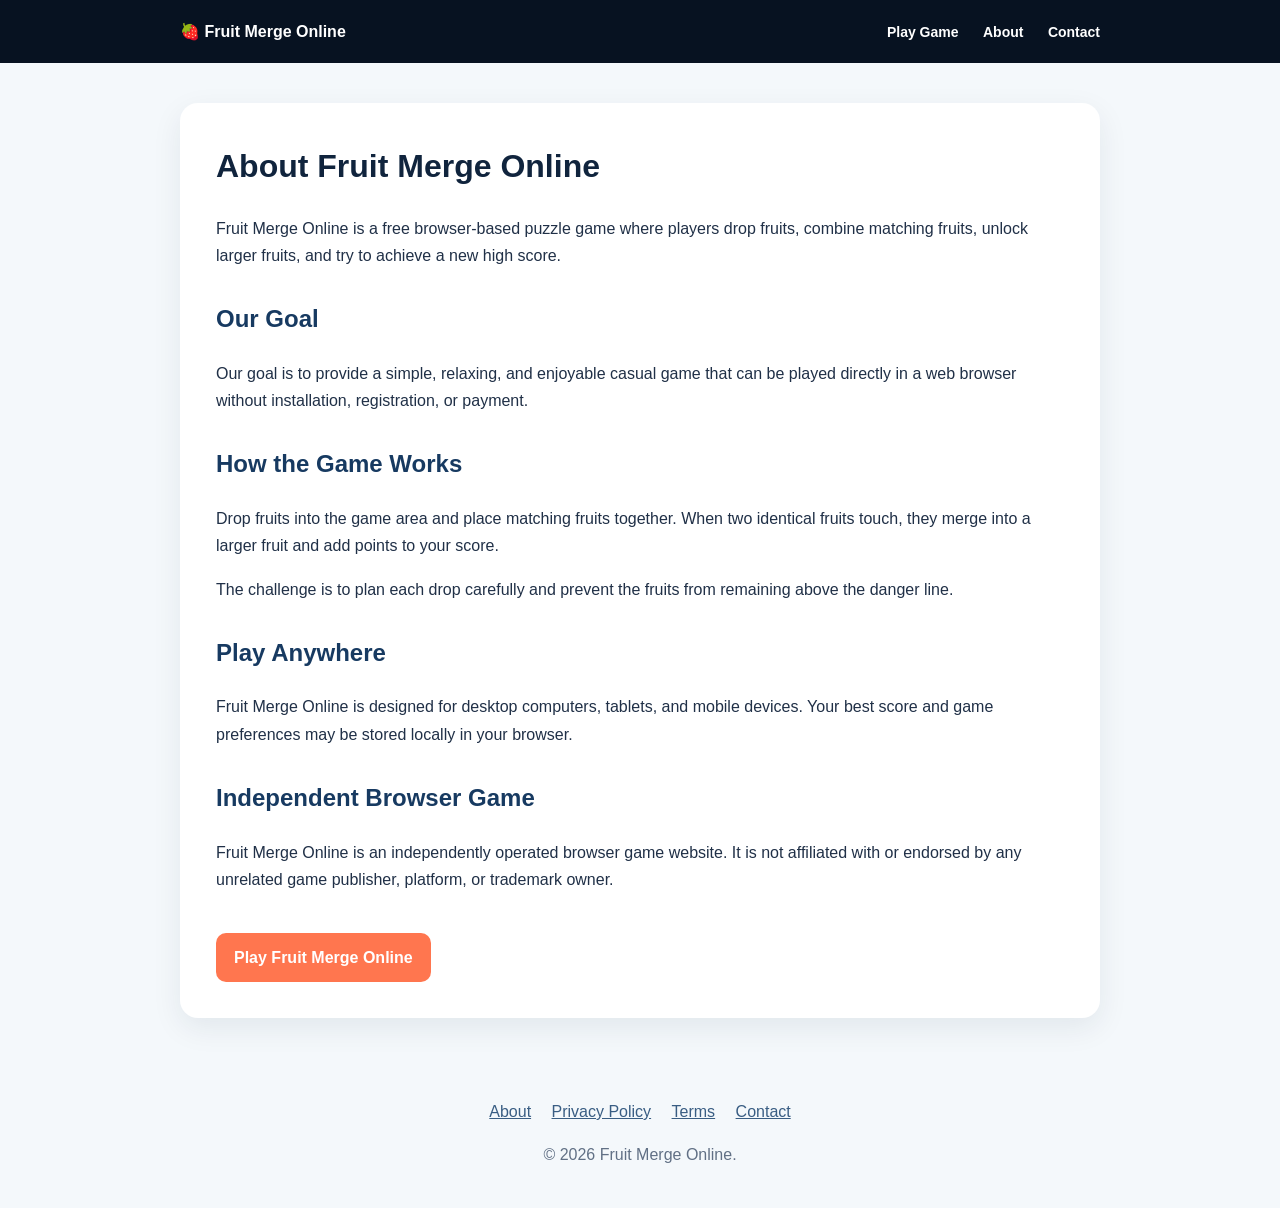
<file: about.html>
<!DOCTYPE html>
<html lang="en">
<head>
  <meta charset="UTF-8" />
  <meta name="viewport" content="width=device-width, initial-scale=1.0" />

  <title>About Fruit Merge Online</title>

  <meta
    name="description"
    content="Learn more about Fruit Merge Online, a free browser puzzle game where players drop and merge matching fruits."
  />

  <meta name="robots" content="index, follow" />

  <link rel="canonical" href="https://fruitmerge.online/about.html" />
  <link rel="icon" href="/favicon.svg" type="image/svg+xml" />

  <style>
    * {
      box-sizing: border-box;
    }

    body {
      margin: 0;
      font-family: Arial, Helvetica, sans-serif;
      color: #203047;
      background: #f4f8fb;
      line-height: 1.7;
    }

    .page-header {
      background: #071221;
      color: #ffffff;
      padding: 18px 24px;
    }

    .header-inner,
    .page-content,
    .footer-inner {
      width: min(920px, calc(100% - 32px));
      margin: 0 auto;
    }

    .page-header a {
      color: #ffffff;
      text-decoration: none;
      font-weight: 800;
    }

    .page-header nav {
      float: right;
    }

    .page-header nav a {
      margin-left: 20px;
      font-size: 14px;
    }

    .page-content {
      margin-top: 40px;
      margin-bottom: 40px;
      padding: 36px;
      background: #ffffff;
      border-radius: 18px;
      box-shadow: 0 10px 30px rgba(12, 40, 70, 0.08);
    }

    h1 {
      margin-top: 0;
      color: #10243d;
    }

    h2 {
      margin-top: 30px;
      color: #173a61;
    }

    .back-button {
      display: inline-block;
      margin-top: 24px;
      padding: 11px 18px;
      color: #ffffff;
      background: #ff764f;
      border-radius: 10px;
      text-decoration: none;
      font-weight: 700;
    }

    footer {
      padding: 24px 0;
      color: #617085;
      text-align: center;
    }

    footer a {
      color: #395d83;
      margin: 0 8px;
    }

    @media (max-width: 650px) {
      .page-header nav {
        display: none;
      }

      .page-content {
        padding: 24px 20px;
        margin-top: 20px;
      }
    }
  </style>
</head>

<body>
  <header class="page-header">
    <div class="header-inner">
      <a href="/">🍓 Fruit Merge Online</a>

      <nav aria-label="Page navigation">
        <a href="/">Play Game</a>
        <a href="/about.html">About</a>
        <a href="/contact.html">Contact</a>
      </nav>
    </div>
  </header>

  <main class="page-content">
    <h1>About Fruit Merge Online</h1>

    <p>
      Fruit Merge Online is a free browser-based puzzle game where players
      drop fruits, combine matching fruits, unlock larger fruits, and try to
      achieve a new high score.
    </p>

    <h2>Our Goal</h2>

    <p>
      Our goal is to provide a simple, relaxing, and enjoyable casual game
      that can be played directly in a web browser without installation,
      registration, or payment.
    </p>

    <h2>How the Game Works</h2>

    <p>
      Drop fruits into the game area and place matching fruits together.
      When two identical fruits touch, they merge into a larger fruit and
      add points to your score.
    </p>

    <p>
      The challenge is to plan each drop carefully and prevent the fruits
      from remaining above the danger line.
    </p>

    <h2>Play Anywhere</h2>

    <p>
      Fruit Merge Online is designed for desktop computers, tablets, and
      mobile devices. Your best score and game preferences may be stored
      locally in your browser.
    </p>

    <h2>Independent Browser Game</h2>

    <p>
      Fruit Merge Online is an independently operated browser game website.
      It is not affiliated with or endorsed by any unrelated game publisher,
      platform, or trademark owner.
    </p>

    <a class="back-button" href="/">Play Fruit Merge Online</a>
  </main>

  <footer>
    <div class="footer-inner">
      <p>
        <a href="/about.html">About</a>
        <a href="/privacy-policy.html">Privacy Policy</a>
        <a href="/terms.html">Terms</a>
        <a href="/contact.html">Contact</a>
      </p>

      <p>© 2026 Fruit Merge Online.</p>
    </div>
  </footer>
</body>
</html>
</file>
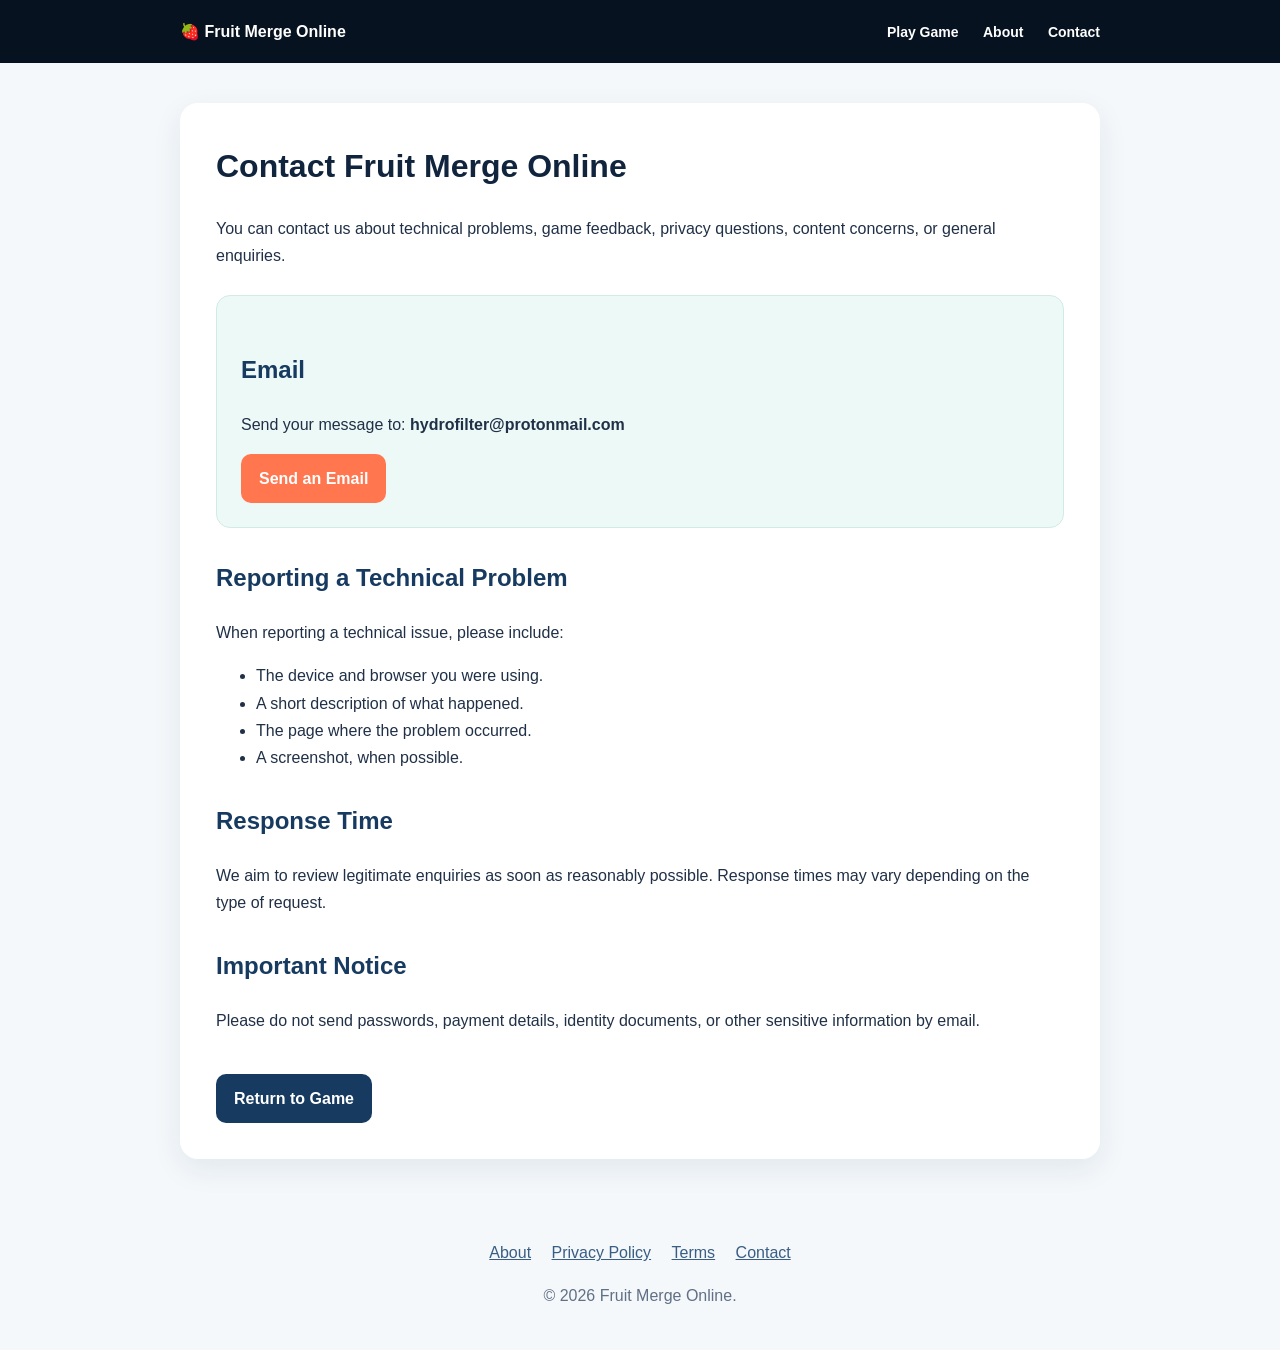
<file: contact.html>
<!DOCTYPE html>
<html lang="en">
<head>
  <meta charset="UTF-8" />
  <meta name="viewport" content="width=device-width, initial-scale=1.0" />

  <title>Contact Fruit Merge Online</title>

  <meta
    name="description"
    content="Contact Fruit Merge Online for questions, feedback, technical issues, or content enquiries."
  />

  <meta name="robots" content="index, follow" />

  <link rel="canonical" href="https://fruitmerge.online/contact.html" />
  <link rel="icon" href="/favicon.svg" type="image/svg+xml" />

  <style>
    * {
      box-sizing: border-box;
    }

    body {
      margin: 0;
      font-family: Arial, Helvetica, sans-serif;
      color: #203047;
      background: #f4f8fb;
      line-height: 1.7;
    }

    .page-header {
      background: #071221;
      color: #ffffff;
      padding: 18px 24px;
    }

    .header-inner,
    .page-content,
    .footer-inner {
      width: min(920px, calc(100% - 32px));
      margin: 0 auto;
    }

    .page-header a {
      color: #ffffff;
      text-decoration: none;
      font-weight: 800;
    }

    .page-header nav {
      float: right;
    }

    .page-header nav a {
      margin-left: 20px;
      font-size: 14px;
    }

    .page-content {
      margin-top: 40px;
      margin-bottom: 40px;
      padding: 36px;
      background: #ffffff;
      border-radius: 18px;
      box-shadow: 0 10px 30px rgba(12, 40, 70, 0.08);
    }

    h1 {
      margin-top: 0;
      color: #10243d;
    }

    h2 {
      margin-top: 30px;
      color: #173a61;
    }

    .contact-card {
      margin: 26px 0;
      padding: 24px;
      background: #edf9f6;
      border: 1px solid #d2ebe5;
      border-radius: 14px;
    }

    .email-button,
    .back-button {
      display: inline-block;
      padding: 11px 18px;
      color: #ffffff;
      background: #ff764f;
      border-radius: 10px;
      text-decoration: none;
      font-weight: 700;
    }

    .back-button {
      margin-top: 24px;
      background: #173a61;
    }

    footer {
      padding: 24px 0;
      color: #617085;
      text-align: center;
    }

    footer a {
      color: #395d83;
      margin: 0 8px;
    }

    @media (max-width: 650px) {
      .page-header nav {
        display: none;
      }

      .page-content {
        padding: 24px 20px;
        margin-top: 20px;
      }
    }
  </style>
</head>

<body>
  <header class="page-header">
    <div class="header-inner">
      <a href="/">🍓 Fruit Merge Online</a>

      <nav aria-label="Page navigation">
        <a href="/">Play Game</a>
        <a href="/about.html">About</a>
        <a href="/contact.html">Contact</a>
      </nav>
    </div>
  </header>

  <main class="page-content">
    <h1>Contact Fruit Merge Online</h1>

    <p>
      You can contact us about technical problems, game feedback, privacy
      questions, content concerns, or general enquiries.
    </p>

    <div class="contact-card">
      <h2>Email</h2>

      <p>
        Send your message to:
        <strong>hydrofilter@protonmail.com</strong>
      </p>

      <a
        class="email-button"
        href="mailto:hydrofilter@protonmail.com?subject=Fruit%20Merge%20Online%20Enquiry"
      >
        Send an Email
      </a>
    </div>

    <h2>Reporting a Technical Problem</h2>

    <p>When reporting a technical issue, please include:</p>

    <ul>
      <li>The device and browser you were using.</li>
      <li>A short description of what happened.</li>
      <li>The page where the problem occurred.</li>
      <li>A screenshot, when possible.</li>
    </ul>

    <h2>Response Time</h2>

    <p>
      We aim to review legitimate enquiries as soon as reasonably possible.
      Response times may vary depending on the type of request.
    </p>

    <h2>Important Notice</h2>

    <p>
      Please do not send passwords, payment details, identity documents, or
      other sensitive information by email.
    </p>

    <a class="back-button" href="/">Return to Game</a>
  </main>

  <footer>
    <div class="footer-inner">
      <p>
        <a href="/about.html">About</a>
        <a href="/privacy-policy.html">Privacy Policy</a>
        <a href="/terms.html">Terms</a>
        <a href="/contact.html">Contact</a>
      </p>

      <p>© 2026 Fruit Merge Online.</p>
    </div>
  </footer>
</body>
</html>
</file>
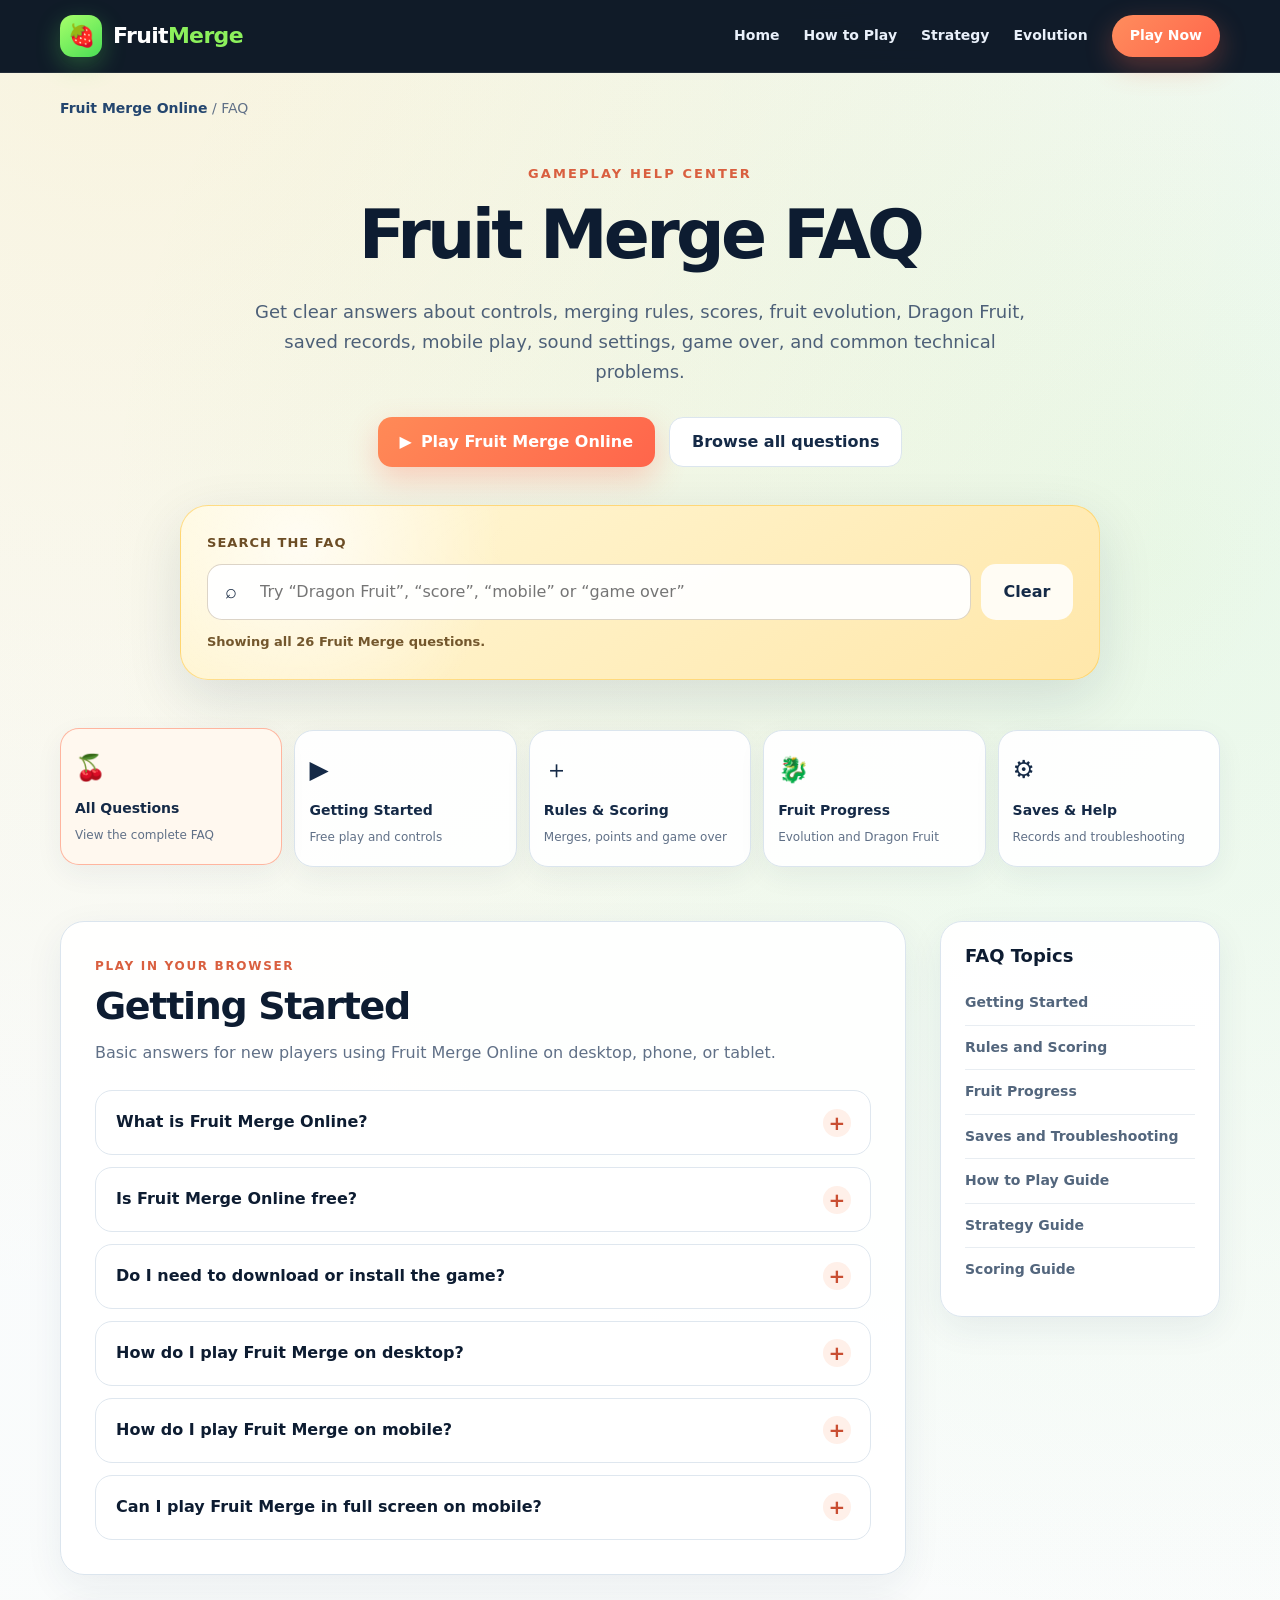
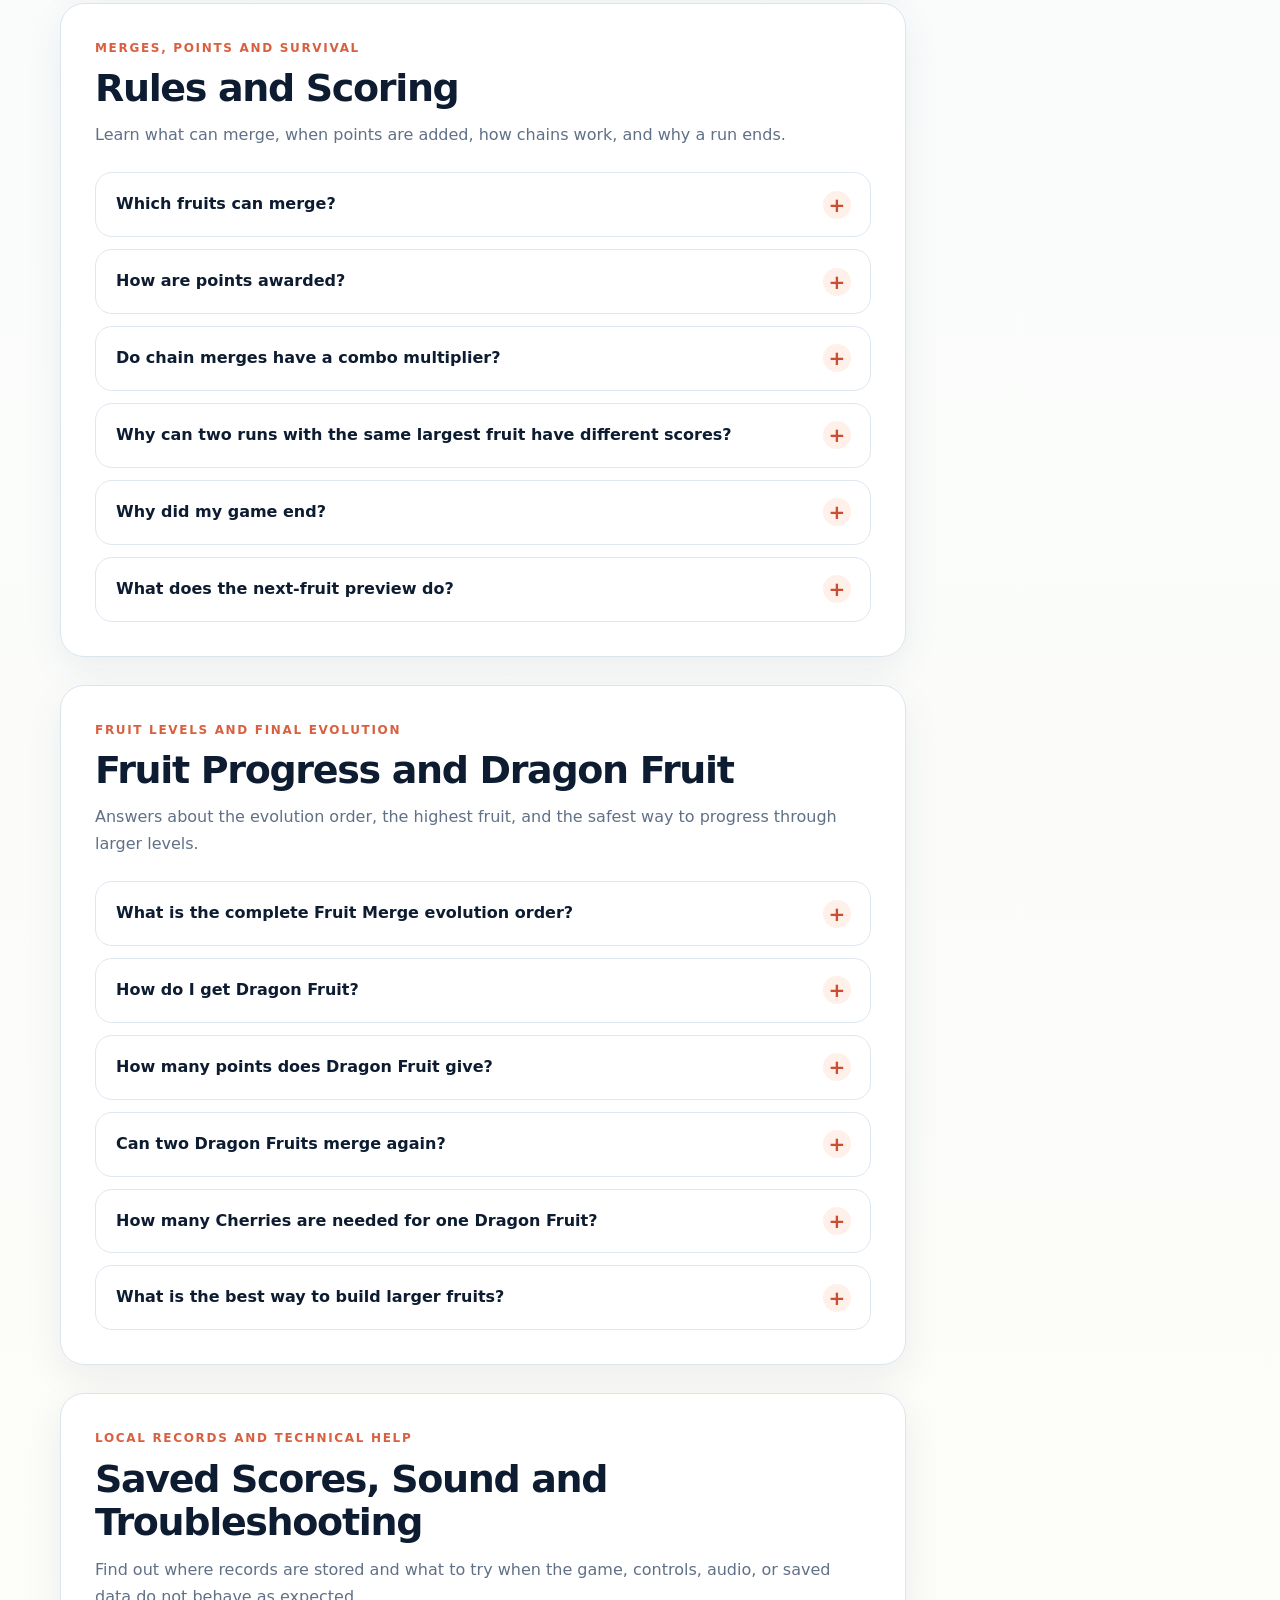
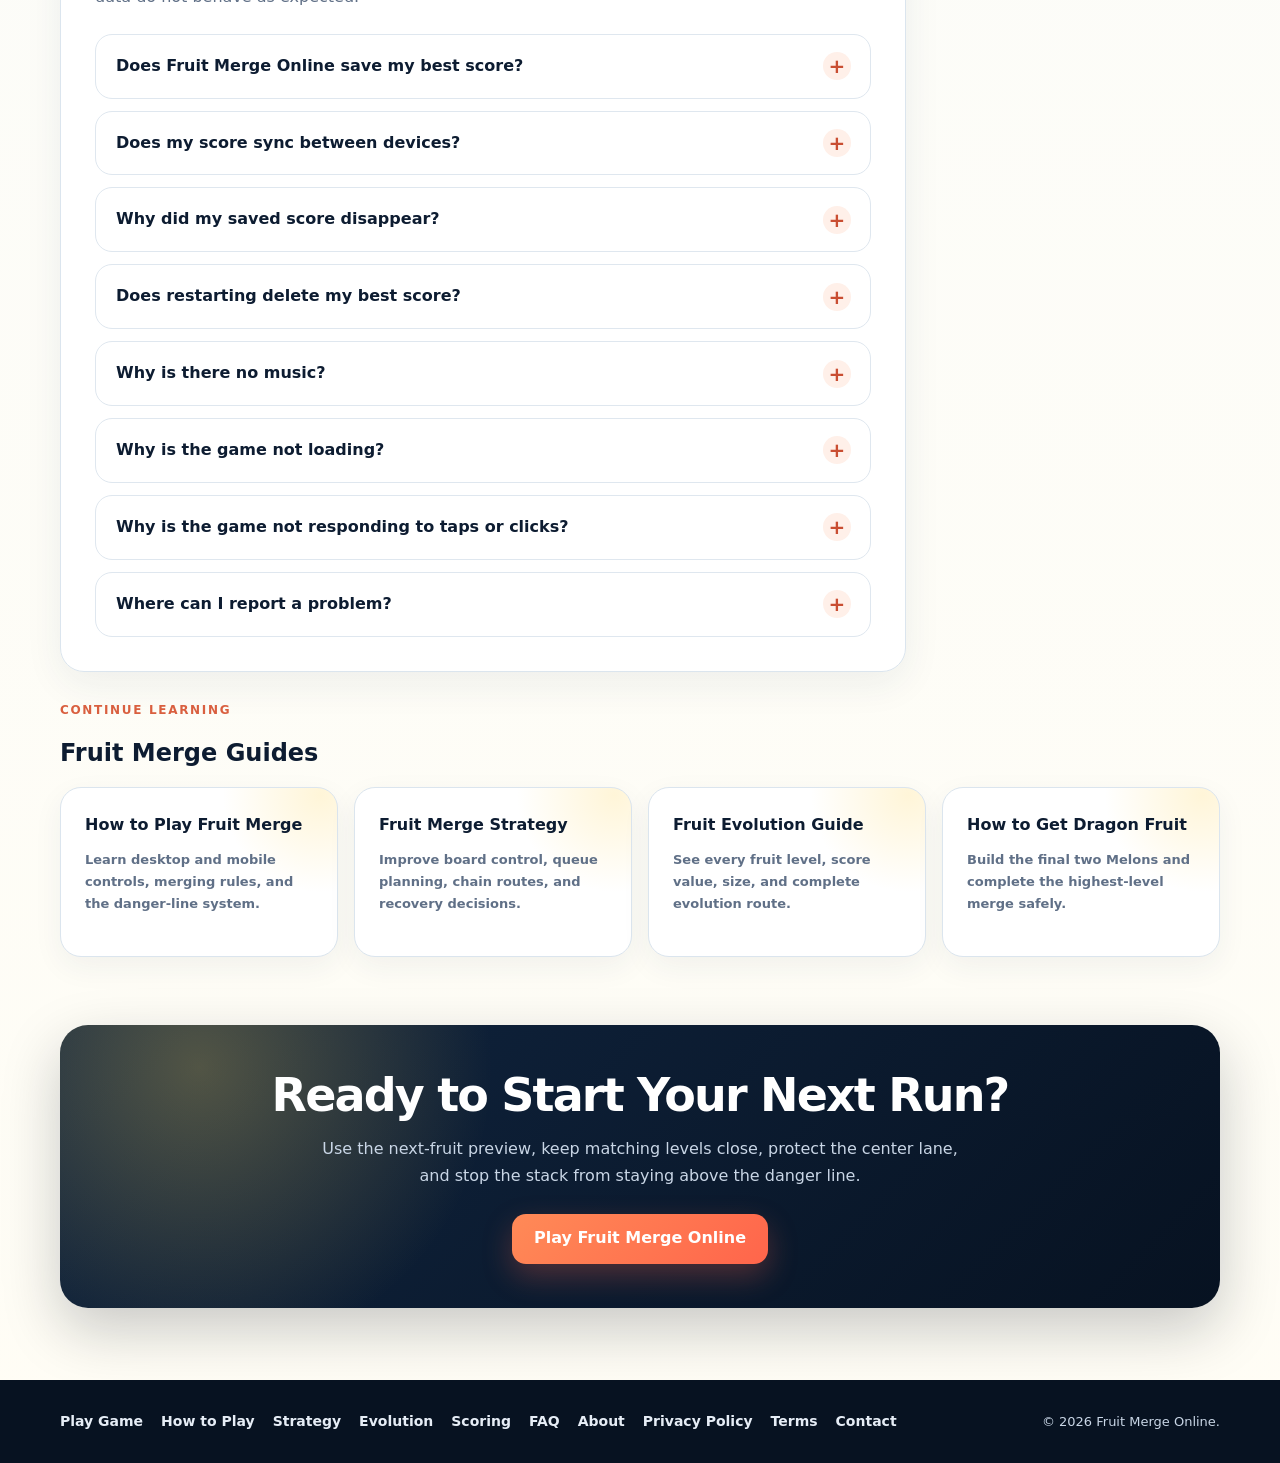
<file: fruit-merge-faq.html>
<!DOCTYPE html>
<html lang="en">
<head>
  <meta charset="UTF-8" />
  <meta name="viewport" content="width=device-width, initial-scale=1.0" />

  <title>Fruit Merge FAQ: Gameplay, Scores, Saves and Troubleshooting</title>
  <meta
    name="description"
    content="Find answers to common Fruit Merge questions about controls, merging rules, scores, Dragon Fruit, saved records, mobile play, sound, game over, and troubleshooting."
  />
  <meta name="robots" content="index, follow, max-image-preview:large" />
  <link rel="canonical" href="https://fruitmerge.online/fruit-merge-faq.html" />
  <link rel="icon" href="/favicon.svg" type="image/svg+xml" />

  <meta property="og:type" content="article" />
  <meta property="og:site_name" content="Fruit Merge Online" />
  <meta property="og:title" content="Fruit Merge FAQ" />
  <meta
    property="og:description"
    content="Quick answers about Fruit Merge gameplay, controls, scoring, fruit evolution, saved records, mobile play, sound, and common technical problems."
  />
  <meta property="og:url" content="https://fruitmerge.online/fruit-merge-faq.html" />
  <meta property="og:image" content="https://fruitmerge.online/og-image.svg" />

  <meta name="twitter:card" content="summary_large_image" />
  <meta name="twitter:title" content="Fruit Merge FAQ" />
  <meta
    name="twitter:description"
    content="Gameplay rules, scoring answers, saved-score help, mobile controls, Dragon Fruit questions, and troubleshooting for Fruit Merge Online."
  />
  <meta name="twitter:image" content="https://fruitmerge.online/og-image.svg" />
  <meta name="theme-color" content="#071221" />

  <style>
    :root {
      --navy-950: #071221;
      --navy-900: #0d1c31;
      --navy-800: #152a47;
      --navy-700: #24466f;
      --text: #1b2d46;
      --muted: #607087;
      --line: #dbe5ee;
      --white: #ffffff;
      --cream: #fff9e8;
      --yellow: #ffd65c;
      --orange: #ff7450;
      --orange-dark: #d95f3f;
      --green: #78de4a;
      --mint: #eafbf4;
      --blue-soft: #edf6ff;
      --shadow: 0 18px 55px rgba(18, 43, 71, 0.12);
    }

    * {
      box-sizing: border-box;
    }

    html {
      scroll-behavior: smooth;
    }

    body {
      margin: 0;
      overflow-x: hidden;
      color: var(--text);
      background:
        radial-gradient(circle at 10% 0%, rgba(255, 214, 92, 0.2), transparent 27%),
        radial-gradient(circle at 91% 12%, rgba(120, 222, 74, 0.12), transparent 25%),
        linear-gradient(180deg, #f7fbff 0%, #fffdf5 100%);
      font-family:
        Inter, ui-sans-serif, system-ui, -apple-system, BlinkMacSystemFont,
        "Segoe UI", sans-serif;
      line-height: 1.68;
    }

    button,
    input {
      font: inherit;
    }

    a {
      color: inherit;
    }

    h1,
    h2,
    h3 {
      color: var(--navy-900);
      line-height: 1.15;
    }

    .sr-only {
      position: absolute;
      width: 1px;
      height: 1px;
      padding: 0;
      margin: -1px;
      overflow: hidden;
      clip: rect(0, 0, 0, 0);
      white-space: nowrap;
      border: 0;
    }

    .site-header {
      position: sticky;
      top: 0;
      z-index: 50;
      background: rgba(7, 18, 33, 0.96);
      border-bottom: 1px solid rgba(255, 255, 255, 0.08);
      backdrop-filter: blur(14px);
    }

    .header-inner,
    .page-shell,
    .footer-inner {
      width: min(1160px, calc(100% - 32px));
      margin: 0 auto;
    }

    .header-inner {
      min-height: 72px;
      display: flex;
      align-items: center;
      justify-content: space-between;
      gap: 24px;
    }

    .brand {
      display: inline-flex;
      align-items: center;
      gap: 11px;
      color: var(--white);
      text-decoration: none;
      font-size: 22px;
      font-weight: 900;
      letter-spacing: -0.03em;
    }

    .brand-mark {
      width: 42px;
      height: 42px;
      display: grid;
      place-items: center;
      border-radius: 13px;
      background: linear-gradient(145deg, #a8ff6a, #49df55);
      box-shadow: 0 8px 24px rgba(88, 237, 90, 0.28);
    }

    .brand strong {
      color: #8cf05c;
    }

    .header-nav {
      display: flex;
      align-items: center;
      gap: 24px;
    }

    .header-nav a {
      color: #e9f0fa;
      text-decoration: none;
      font-size: 14px;
      font-weight: 750;
    }

    .header-nav a:hover,
    .header-nav a:focus-visible {
      color: #a4f66f;
    }

    .header-play {
      min-height: 42px;
      padding: 0 18px;
      display: inline-flex;
      align-items: center;
      justify-content: center;
      border-radius: 999px;
      background: linear-gradient(135deg, #ff8d5d, #ff654b);
      color: var(--white) !important;
      box-shadow: 0 10px 28px rgba(255, 104, 73, 0.3);
    }

    .breadcrumbs {
      padding: 24px 0 0;
      color: var(--muted);
      font-size: 14px;
    }

    .breadcrumbs a {
      color: var(--navy-700);
      text-decoration: none;
      font-weight: 700;
    }

    .hero {
      padding: 42px 0 50px;
      text-align: center;
    }

    .eyebrow {
      margin: 0 0 12px;
      color: var(--orange-dark);
      font-size: 13px;
      font-weight: 900;
      letter-spacing: 0.16em;
      text-transform: uppercase;
    }

    h1 {
      max-width: 900px;
      margin: 0 auto;
      font-size: clamp(40px, 6vw, 68px);
      letter-spacing: -0.055em;
      overflow-wrap: anywhere;
    }

    .hero-lead {
      max-width: 790px;
      margin: 22px auto 0;
      color: #4d6078;
      font-size: 18px;
    }

    .hero-actions {
      margin-top: 30px;
      display: flex;
      flex-wrap: wrap;
      justify-content: center;
      gap: 14px;
    }

    .button {
      min-height: 50px;
      padding: 0 22px;
      display: inline-flex;
      align-items: center;
      justify-content: center;
      gap: 9px;
      border: 0;
      border-radius: 14px;
      text-decoration: none;
      font-weight: 850;
      cursor: pointer;
    }

    .button-primary {
      color: var(--white);
      background: linear-gradient(135deg, #ff8a57, #ff654b);
      box-shadow: 0 12px 30px rgba(255, 101, 75, 0.28);
    }

    .button-secondary {
      color: var(--navy-800);
      background: var(--white);
      border: 1px solid var(--line);
    }

    .faq-search-card {
      max-width: 920px;
      margin: 38px auto 0;
      padding: 26px;
      border: 1px solid rgba(255, 198, 64, 0.55);
      border-radius: 28px;
      background:
        radial-gradient(circle at 13% 22%, rgba(255, 255, 255, 0.75), transparent 25%),
        linear-gradient(145deg, #fff8d9, #ffe7aa);
      box-shadow: var(--shadow);
      text-align: left;
    }

    .search-label {
      display: block;
      margin-bottom: 10px;
      color: #6c4d25;
      font-size: 13px;
      font-weight: 900;
      letter-spacing: 0.08em;
      text-transform: uppercase;
    }

    .search-row {
      display: grid;
      grid-template-columns: 1fr auto;
      gap: 10px;
    }

    .search-field {
      position: relative;
    }

    .search-field span {
      position: absolute;
      top: 50%;
      left: 18px;
      transform: translateY(-50%);
      font-size: 20px;
      pointer-events: none;
    }

    #faq-search {
      width: 100%;
      min-height: 56px;
      padding: 0 18px 0 52px;
      border: 1px solid rgba(116, 85, 37, 0.25);
      border-radius: 15px;
      color: var(--navy-900);
      background: rgba(255, 255, 255, 0.94);
      outline: none;
    }

    #faq-search:focus {
      border-color: var(--orange);
      box-shadow: 0 0 0 4px rgba(255, 116, 80, 0.14);
    }

    .clear-search {
      min-width: 92px;
      border: 0;
      border-radius: 15px;
      color: var(--navy-800);
      background: rgba(255, 255, 255, 0.86);
      font-weight: 850;
      cursor: pointer;
    }

    .search-note {
      margin: 11px 0 0;
      color: #73572d;
      font-size: 13px;
      font-weight: 700;
    }

    .category-nav {
      margin: 0 0 54px;
      display: grid;
      grid-template-columns: repeat(5, minmax(0, 1fr));
      gap: 12px;
    }

    .category-button {
      min-height: 104px;
      padding: 18px 14px;
      border: 1px solid var(--line);
      border-radius: 19px;
      color: var(--navy-800);
      background: rgba(255, 255, 255, 0.94);
      box-shadow: 0 9px 28px rgba(28, 57, 91, 0.06);
      cursor: pointer;
      text-align: left;
    }

    .category-button span,
    .category-button strong {
      display: block;
    }

    .category-button span {
      margin-bottom: 8px;
      font-size: 25px;
    }

    .category-button strong {
      font-size: 14px;
    }

    .category-button small {
      display: block;
      margin-top: 5px;
      color: var(--muted);
      font-size: 12px;
    }

    .category-button:hover,
    .category-button:focus-visible,
    .category-button.active {
      border-color: rgba(255, 116, 80, 0.5);
      background: #fff8ef;
      transform: translateY(-2px);
    }

    .content-layout {
      display: grid;
      grid-template-columns: minmax(0, 1fr) 280px;
      align-items: start;
      gap: 34px;
    }

    .article {
      min-width: 0;
    }

    .faq-section {
      margin-bottom: 28px;
      padding: 34px;
      border: 1px solid var(--line);
      border-radius: 24px;
      background: rgba(255, 255, 255, 0.95);
      box-shadow: 0 12px 38px rgba(24, 52, 83, 0.07);
      scroll-margin-top: 94px;
    }

    .section-label {
      margin: 0 0 9px;
      color: var(--orange-dark);
      font-size: 12px;
      font-weight: 900;
      letter-spacing: 0.14em;
      text-transform: uppercase;
    }

    .faq-section h2 {
      margin: 0;
      font-size: clamp(28px, 4vw, 38px);
      letter-spacing: -0.035em;
    }

    .section-intro {
      margin: 12px 0 23px;
      color: var(--muted);
    }

    .faq-list {
      display: grid;
      gap: 12px;
    }

    .faq-item {
      overflow: hidden;
      border: 1px solid #dfe7ef;
      border-radius: 17px;
      background: #ffffff;
    }

    .faq-item[open] {
      border-color: rgba(255, 116, 80, 0.42);
      box-shadow: 0 10px 26px rgba(27, 54, 86, 0.07);
    }

    .faq-item summary {
      position: relative;
      padding: 18px 54px 18px 20px;
      color: var(--navy-900);
      font-weight: 850;
      cursor: pointer;
      list-style: none;
    }

    .faq-item summary::-webkit-details-marker {
      display: none;
    }

    .faq-item summary::after {
      content: "+";
      position: absolute;
      top: 50%;
      right: 19px;
      width: 28px;
      height: 28px;
      display: grid;
      place-items: center;
      transform: translateY(-50%);
      border-radius: 999px;
      color: #c94e32;
      background: #fff0e9;
      font-size: 20px;
      line-height: 1;
    }

    .faq-item[open] summary::after {
      content: "−";
    }

    .faq-answer {
      padding: 0 20px 19px;
      color: #4e6178;
    }

    .faq-answer p {
      margin: 0;
    }

    .faq-answer a {
      color: #be4f35;
      font-weight: 800;
    }

    .sidebar {
      position: sticky;
      top: 96px;
      padding: 24px;
      border: 1px solid var(--line);
      border-radius: 22px;
      background: rgba(255, 255, 255, 0.94);
      box-shadow: 0 12px 34px rgba(24, 52, 83, 0.07);
    }

    .sidebar h2 {
      margin: 0 0 15px;
      font-size: 18px;
    }

    .sidebar a {
      display: block;
      padding: 10px 0;
      border-bottom: 1px solid #e8edf2;
      color: #53667d;
      text-decoration: none;
      font-size: 14px;
      font-weight: 720;
    }

    .sidebar a:last-child {
      border-bottom: 0;
    }

    .sidebar a:hover,
    .sidebar a:focus-visible {
      color: #ca5739;
    }

    .no-results {
      display: none;
      margin: 0 0 28px;
      padding: 34px;
      border: 1px dashed #cad6e2;
      border-radius: 22px;
      background: rgba(255, 255, 255, 0.78);
      text-align: center;
    }

    .no-results h2 {
      margin: 0 0 8px;
      font-size: 26px;
    }

    .no-results p {
      margin: 0;
      color: var(--muted);
    }

    .related-guides {
      margin: 8px 0 68px;
      display: grid;
      grid-template-columns: repeat(4, minmax(0, 1fr));
      gap: 16px;
    }

    .related-guides a {
      min-height: 170px;
      padding: 24px;
      border: 1px solid var(--line);
      border-radius: 21px;
      color: var(--navy-900);
      background:
        radial-gradient(circle at 94% 4%, rgba(255, 214, 92, 0.24), transparent 32%),
        #ffffff;
      text-decoration: none;
      font-weight: 900;
      box-shadow: 0 10px 30px rgba(28, 57, 91, 0.06);
    }

    .related-guides a:hover,
    .related-guides a:focus-visible {
      transform: translateY(-3px);
      border-color: rgba(255, 116, 80, 0.45);
    }

    .related-guides span {
      display: block;
      margin-top: 10px;
      color: var(--muted);
      font-size: 13px;
      font-weight: 600;
    }

    .final-cta {
      margin: 0 0 72px;
      padding: 44px 32px;
      border-radius: 28px;
      color: #ffffff;
      background:
        radial-gradient(circle at 12% 15%, rgba(255, 214, 92, 0.28), transparent 28%),
        linear-gradient(135deg, #102540, #071221);
      text-align: center;
      box-shadow: 0 22px 58px rgba(7, 18, 33, 0.22);
    }

    .final-cta h2 {
      margin: 0;
      color: #ffffff;
      font-size: clamp(30px, 5vw, 46px);
      letter-spacing: -0.04em;
    }

    .final-cta p {
      max-width: 660px;
      margin: 14px auto 24px;
      color: #c9d6e6;
    }

    .site-footer {
      padding: 30px 0;
      color: #c9d6e6;
      background: var(--navy-950);
    }

    .footer-inner {
      display: flex;
      align-items: center;
      justify-content: space-between;
      gap: 24px;
    }

    .footer-inner p {
      margin: 0;
      font-size: 13px;
    }

    .footer-links {
      display: flex;
      flex-wrap: wrap;
      gap: 18px;
    }

    .footer-links a {
      color: #e6edf6;
      text-decoration: none;
      font-size: 14px;
      font-weight: 700;
    }

    [hidden] {
      display: none !important;
    }

    :focus-visible {
      outline: 3px solid #8aec59;
      outline-offset: 3px;
    }

    @media (max-width: 1020px) {
      .category-nav {
        grid-template-columns: repeat(3, minmax(0, 1fr));
      }

      .content-layout {
        grid-template-columns: 1fr;
      }

      .sidebar {
        display: none;
      }

      .related-guides {
        grid-template-columns: repeat(2, minmax(0, 1fr));
      }
    }

    @media (max-width: 760px) {
      .header-inner {
        min-height: 64px;
      }

      .header-nav a:not(.header-play) {
        display: none;
      }

      .brand {
        font-size: 19px;
      }

      .brand-mark {
        width: 38px;
        height: 38px;
      }

      .hero {
        padding-top: 28px;
      }

      .faq-section {
        padding: 25px 20px;
        border-radius: 20px;
      }

      .faq-search-card {
        padding: 20px;
        border-radius: 22px;
      }

      .category-nav {
        grid-template-columns: repeat(2, minmax(0, 1fr));
      }

      .related-guides {
        grid-template-columns: 1fr;
      }

      .final-cta {
        padding: 34px 22px;
      }

      .footer-inner {
        display: block;
      }

      .footer-links {
        margin-bottom: 18px;
      }
    }

    @media (max-width: 560px) {
      .page-shell,
      .header-inner,
      .footer-inner {
        width: min(100% - 22px, 1160px);
      }

      h1 {
        font-size: 42px;
      }

      .hero-lead {
        font-size: 16px;
      }

      .hero-actions {
        display: grid;
      }

      .search-row {
        grid-template-columns: 1fr;
      }

      .clear-search {
        min-height: 48px;
      }

      .category-nav {
        grid-template-columns: 1fr;
      }

      .category-button {
        min-height: 88px;
      }

      .faq-section h2 {
        font-size: 29px;
      }

      .faq-item summary {
        padding-left: 17px;
      }

      .faq-answer {
        padding-left: 17px;
        padding-right: 17px;
      }
    }

    @media (prefers-reduced-motion: no-preference) {
      .category-button,
      .related-guides a,
      .button {
        transition:
          transform 0.18s ease,
          border-color 0.18s ease,
          box-shadow 0.18s ease;
      }
    }
  </style>

  <script type="application/ld+json">
  {
    "@context": "https://schema.org",
    "@type": "FAQPage",
    "mainEntity": [
      {
        "@type": "Question",
        "name": "What is Fruit Merge Online?",
        "acceptedAnswer": {
          "@type": "Answer",
          "text": "Fruit Merge Online is a free browser puzzle game where you drop fruits, combine identical fruits, unlock larger levels, and keep the stack below the danger line."
        }
      },
      {
        "@type": "Question",
        "name": "Is Fruit Merge Online free?",
        "acceptedAnswer": {
          "@type": "Answer",
          "text": "Yes. The game is free to play in a web browser and does not require an account."
        }
      },
      {
        "@type": "Question",
        "name": "Do I need to download or install Fruit Merge?",
        "acceptedAnswer": {
          "@type": "Answer",
          "text": "No. Fruit Merge Online runs directly in a modern web browser on desktop and mobile devices."
        }
      },
      {
        "@type": "Question",
        "name": "How do I play Fruit Merge on desktop?",
        "acceptedAnswer": {
          "@type": "Answer",
          "text": "Move the mouse to choose a horizontal drop position, then click to release the current fruit."
        }
      },
      {
        "@type": "Question",
        "name": "How do I play Fruit Merge on mobile?",
        "acceptedAnswer": {
          "@type": "Answer",
          "text": "Tap the horizontal position where you want the current fruit to fall. A single deliberate tap selects the position and releases the fruit."
        }
      },
      {
        "@type": "Question",
        "name": "Which fruits can merge?",
        "acceptedAnswer": {
          "@type": "Answer",
          "text": "Only two fruits of the same type can merge. Different fruit types do not combine."
        }
      },
      {
        "@type": "Question",
        "name": "What is the complete Fruit Merge evolution order?",
        "acceptedAnswer": {
          "@type": "Answer",
          "text": "The current order is Cherry, Strawberry, Grape, Orange, Apple, Peach, Pineapple, Watermelon, Grapefruit, Melon, and Dragon Fruit."
        }
      },
      {
        "@type": "Question",
        "name": "How do I get Dragon Fruit?",
        "acceptedAnswer": {
          "@type": "Answer",
          "text": "Merge two Melons to create Dragon Fruit. Dragon Fruit is the final level in the current evolution chain."
        }
      },
      {
        "@type": "Question",
        "name": "How are points awarded in Fruit Merge?",
        "acceptedAnswer": {
          "@type": "Answer",
          "text": "Points are awarded when two identical fruits merge and create a new fruit. A normal fruit drop does not add points."
        }
      },
      {
        "@type": "Question",
        "name": "How many points does Dragon Fruit give?",
        "acceptedAnswer": {
          "@type": "Answer",
          "text": "Creating Dragon Fruit from two Melons awards 5,120 points in the current scoring system."
        }
      },
      {
        "@type": "Question",
        "name": "Do chain merges have a combo multiplier?",
        "acceptedAnswer": {
          "@type": "Answer",
          "text": "No separate combo multiplier is used. Every merge receives its normal point award, and the awards are added together."
        }
      },
      {
        "@type": "Question",
        "name": "Why did my Fruit Merge game end?",
        "acceptedAnswer": {
          "@type": "Answer",
          "text": "The game ends when settled fruits remain above the danger line for too long."
        }
      },
      {
        "@type": "Question",
        "name": "What does the next-fruit preview do?",
        "acceptedAnswer": {
          "@type": "Answer",
          "text": "The preview shows the upcoming fruit queue so you can plan the current drop and prepare space for the following fruits."
        }
      },
      {
        "@type": "Question",
        "name": "Does Fruit Merge Online save my best score?",
        "acceptedAnswer": {
          "@type": "Answer",
          "text": "Yes. Your best score, recent runs, and selected music preference are stored locally in your browser."
        }
      },
      {
        "@type": "Question",
        "name": "Why did my saved score disappear?",
        "acceptedAnswer": {
          "@type": "Answer",
          "text": "Local records can disappear if browser storage is cleared, private browsing is used, site data is removed, or you switch to another browser or device."
        }
      },
      {
        "@type": "Question",
        "name": "Does my score sync between devices?",
        "acceptedAnswer": {
          "@type": "Answer",
          "text": "No. The current game stores records locally, so scores do not automatically sync between different browsers or devices."
        }
      },
      {
        "@type": "Question",
        "name": "Why is the game not loading?",
        "acceptedAnswer": {
          "@type": "Answer",
          "text": "Reload the page, confirm JavaScript is enabled, try a current browser, and open the site directly instead of through an in-app browser."
        }
      },
      {
        "@type": "Question",
        "name": "Why is the game not responding to taps or clicks?",
        "acceptedAnswer": {
          "@type": "Answer",
          "text": "Wait until the current fruit has been released, avoid rapid repeated input, reload the page, and check whether another overlay or browser gesture is blocking the game area."
        }
      }
    ]
  }
  </script>

  <script type="application/ld+json">
  {
    "@context": "https://schema.org",
    "@type": "BreadcrumbList",
    "itemListElement": [
      {
        "@type": "ListItem",
        "position": 1,
        "name": "Fruit Merge Online",
        "item": "https://fruitmerge.online/"
      },
      {
        "@type": "ListItem",
        "position": 2,
        "name": "Fruit Merge FAQ",
        "item": "https://fruitmerge.online/fruit-merge-faq.html"
      }
    ]
  }
  </script>
</head>

<body>
  <header class="site-header">
    <div class="header-inner">
      <a class="brand" href="/" aria-label="Fruit Merge Online home">
        <span class="brand-mark" aria-hidden="true">🍓</span>
        <span>Fruit<strong>Merge</strong></span>
      </a>

      <nav class="header-nav" aria-label="Main navigation">
        <a href="/">Home</a>
        <a href="/how-to-play-fruit-merge.html">How to Play</a>
        <a href="/fruit-merge-strategy.html">Strategy</a>
        <a href="/fruit-evolution-guide.html">Evolution</a>
        <a class="header-play" href="/#game">Play Now</a>
      </nav>
    </div>
  </header>

  <main class="page-shell">
    <nav class="breadcrumbs" aria-label="Breadcrumb">
      <a href="/">Fruit Merge Online</a>
      <span aria-hidden="true"> / </span>
      <span>FAQ</span>
    </nav>

    <section class="hero">
      <p class="eyebrow">Gameplay help center</p>
      <h1>Fruit Merge FAQ</h1>
      <p class="hero-lead">
        Get clear answers about controls, merging rules, scores, fruit
        evolution, Dragon Fruit, saved records, mobile play, sound settings,
        game over, and common technical problems.
      </p>

      <div class="hero-actions">
        <a class="button button-primary" href="/#game">
          <span aria-hidden="true">▶</span>
          Play Fruit Merge Online
        </a>
        <a class="button button-secondary" href="#faq-content">
          Browse all questions
        </a>
      </div>

      <div class="faq-search-card">
        <label class="search-label" for="faq-search">Search the FAQ</label>
        <div class="search-row">
          <div class="search-field">
            <span aria-hidden="true">⌕</span>
            <input
              id="faq-search"
              type="search"
              placeholder="Try “Dragon Fruit”, “score”, “mobile” or “game over”"
              autocomplete="off"
            />
          </div>
          <button class="clear-search" id="clear-search" type="button">Clear</button>
        </div>
        <p class="search-note" id="search-status" aria-live="polite">
          Search all questions or choose a topic below.
        </p>
      </div>
    </section>

    <nav class="category-nav" aria-label="FAQ categories">
      <button class="category-button active" type="button" data-category="all">
        <span aria-hidden="true">🍒</span>
        <strong>All Questions</strong>
        <small>View the complete FAQ</small>
      </button>
      <button class="category-button" type="button" data-category="getting-started">
        <span aria-hidden="true">▶</span>
        <strong>Getting Started</strong>
        <small>Free play and controls</small>
      </button>
      <button class="category-button" type="button" data-category="rules-scoring">
        <span aria-hidden="true">＋</span>
        <strong>Rules &amp; Scoring</strong>
        <small>Merges, points and game over</small>
      </button>
      <button class="category-button" type="button" data-category="progress">
        <span aria-hidden="true">🐉</span>
        <strong>Fruit Progress</strong>
        <small>Evolution and Dragon Fruit</small>
      </button>
      <button class="category-button" type="button" data-category="saves-help">
        <span aria-hidden="true">⚙</span>
        <strong>Saves &amp; Help</strong>
        <small>Records and troubleshooting</small>
      </button>
    </nav>

    <div class="content-layout" id="faq-content">
      <article class="article">
        <section class="faq-section" id="getting-started" data-section-category="getting-started">
          <p class="section-label">Play in your browser</p>
          <h2>Getting Started</h2>
          <p class="section-intro">
            Basic answers for new players using Fruit Merge Online on desktop,
            phone, or tablet.
          </p>

          <div class="faq-list">
            <details class="faq-item" data-category="getting-started">
              <summary>What is Fruit Merge Online?</summary>
              <div class="faq-answer">
                <p>
                  Fruit Merge Online is a free physics puzzle game. You drop
                  fruits into the container, combine identical fruits into
                  larger levels, earn points, and try to keep the stack below
                  the danger line.
                </p>
              </div>
            </details>

            <details class="faq-item" data-category="getting-started">
              <summary>Is Fruit Merge Online free?</summary>
              <div class="faq-answer">
                <p>
                  Yes. You can play for free in your browser. The current game
                  does not require an account, payment, or subscription.
                </p>
              </div>
            </details>

            <details class="faq-item" data-category="getting-started">
              <summary>Do I need to download or install the game?</summary>
              <div class="faq-answer">
                <p>
                  No. Open Fruit Merge Online in a modern browser and start
                  playing. There is no separate app or installation file
                  required.
                </p>
              </div>
            </details>

            <details class="faq-item" data-category="getting-started">
              <summary>How do I play Fruit Merge on desktop?</summary>
              <div class="faq-answer">
                <p>
                  Move the mouse across the game area to choose the horizontal
                  drop position. Click once to release the current fruit. Use
                  the drop guide and next-fruit preview before each move.
                </p>
              </div>
            </details>

            <details class="faq-item" data-category="getting-started">
              <summary>How do I play Fruit Merge on mobile?</summary>
              <div class="faq-answer">
                <p>
                  Tap the horizontal position where you want the fruit to fall.
                  A single deliberate tap selects the position and releases the
                  current fruit. Avoid rapid repeated taps while a fruit is
                  still moving.
                </p>
              </div>
            </details>

            <details class="faq-item" data-category="getting-started">
              <summary>Can I play Fruit Merge in full screen on mobile?</summary>
              <div class="faq-answer">
                <p>
                  Supported mobile browsers can use the game’s immersive or
                  full-screen controls. Browser behavior may vary, especially
                  inside social-media or messaging-app browsers, so opening the
                  site directly in Chrome, Safari, or another current browser
                  usually gives the best result.
                </p>
              </div>
            </details>
          </div>
        </section>

        <section class="faq-section" id="rules-scoring" data-section-category="rules-scoring">
          <p class="section-label">Merges, points and survival</p>
          <h2>Rules and Scoring</h2>
          <p class="section-intro">
            Learn what can merge, when points are added, how chains work, and
            why a run ends.
          </p>

          <div class="faq-list">
            <details class="faq-item" data-category="rules-scoring">
              <summary>Which fruits can merge?</summary>
              <div class="faq-answer">
                <p>
                  Only two fruits of the same type can merge. Different fruit
                  types may touch, roll, or block each other, but they do not
                  combine.
                </p>
              </div>
            </details>

            <details class="faq-item" data-category="rules-scoring">
              <summary>How are points awarded?</summary>
              <div class="faq-answer">
                <p>
                  Points are added when two identical fruits merge and create
                  the next fruit. A normal fruit drop does not add points. See
                  the <a href="/fruit-merge-scoring-guide.html">complete scoring guide</a>
                  for every merge value.
                </p>
              </div>
            </details>

            <details class="faq-item" data-category="rules-scoring">
              <summary>Do chain merges have a combo multiplier?</summary>
              <div class="faq-answer">
                <p>
                  No separate combo multiplier is used in the current scoring
                  system. Each successful merge receives its normal point
                  award, and all awards in the chain are added together.
                </p>
              </div>
            </details>

            <details class="faq-item" data-category="rules-scoring">
              <summary>Why can two runs with the same largest fruit have different scores?</summary>
              <div class="faq-answer">
                <p>
                  Your total includes every merge made during the run. One
                  player may create more repeated mid-level fruits, while
                  another reaches the same largest fruit through a shorter
                  route using fruits supplied by the queue.
                </p>
              </div>
            </details>

            <details class="faq-item" data-category="rules-scoring">
              <summary>Why did my game end?</summary>
              <div class="faq-answer">
                <p>
                  The game ends when settled fruits remain above the red danger
                  line for too long. A fruit briefly crossing the line may not
                  end the run if it quickly falls or merges back into a safe
                  position.
                </p>
              </div>
            </details>

            <details class="faq-item" data-category="rules-scoring">
              <summary>What does the next-fruit preview do?</summary>
              <div class="faq-answer">
                <p>
                  The preview shows the upcoming fruit queue. Use it to plan the
                  current drop, reserve a safe position for the following
                  fruits, and avoid separating future matching pairs.
                </p>
              </div>
            </details>
          </div>
        </section>

        <section class="faq-section" id="progress" data-section-category="progress">
          <p class="section-label">Fruit levels and final evolution</p>
          <h2>Fruit Progress and Dragon Fruit</h2>
          <p class="section-intro">
            Answers about the evolution order, the highest fruit, and the
            safest way to progress through larger levels.
          </p>

          <div class="faq-list">
            <details class="faq-item" data-category="progress">
              <summary>What is the complete Fruit Merge evolution order?</summary>
              <div class="faq-answer">
                <p>
                  The current order is Cherry, Strawberry, Grape, Orange,
                  Apple, Peach, Pineapple, Watermelon, Grapefruit, Melon, and
                  Dragon Fruit. The
                  <a href="/fruit-evolution-guide.html">Fruit Evolution Guide</a>
                  shows the full level-by-level chain.
                </p>
              </div>
            </details>

            <details class="faq-item" data-category="progress">
              <summary>How do I get Dragon Fruit?</summary>
              <div class="faq-answer">
                <p>
                  Merge two Melons to create Dragon Fruit. Build the Melons low
                  on the board and keep a clear approach lane so the final pair
                  can touch safely. The
                  <a href="/how-to-get-dragon-fruit.html">Dragon Fruit guide</a>
                  explains the complete route.
                </p>
              </div>
            </details>

            <details class="faq-item" data-category="progress">
              <summary>How many points does Dragon Fruit give?</summary>
              <div class="faq-answer">
                <p>
                  The final merge from two Melons to one Dragon Fruit awards
                  5,120 points in the current scoring system.
                </p>
              </div>
            </details>

            <details class="faq-item" data-category="progress">
              <summary>Can two Dragon Fruits merge again?</summary>
              <div class="faq-answer">
                <p>
                  No. Dragon Fruit is the final level in the current evolution
                  chain and does not evolve into another fruit.
                </p>
              </div>
            </details>

            <details class="faq-item" data-category="progress">
              <summary>How many Cherries are needed for one Dragon Fruit?</summary>
              <div class="faq-answer">
                <p>
                  A perfect theoretical chain requires 1,024 Cherries. In a
                  real run, the queue may provide higher starting fruit levels,
                  so you may not need to drop that many Cherries yourself.
                </p>
              </div>
            </details>

            <details class="faq-item" data-category="progress">
              <summary>What is the best way to build larger fruits?</summary>
              <div class="faq-answer">
                <p>
                  Keep related fruit levels near each other, build a stable low
                  base, protect the center drop lane, and use the queue before
                  every move. The
                  <a href="/fruit-merge-strategy.html">strategy guide</a>
                  covers board zones, recovery, and chain planning.
                </p>
              </div>
            </details>
          </div>
        </section>

        <section class="faq-section" id="saves-help" data-section-category="saves-help">
          <p class="section-label">Local records and technical help</p>
          <h2>Saved Scores, Sound and Troubleshooting</h2>
          <p class="section-intro">
            Find out where records are stored and what to try when the game,
            controls, audio, or saved data do not behave as expected.
          </p>

          <div class="faq-list">
            <details class="faq-item" data-category="saves-help">
              <summary>Does Fruit Merge Online save my best score?</summary>
              <div class="faq-answer">
                <p>
                  Yes. Your best score, recent runs, and selected music
                  preference are stored locally in your browser.
                </p>
              </div>
            </details>

            <details class="faq-item" data-category="saves-help">
              <summary>Does my score sync between devices?</summary>
              <div class="faq-answer">
                <p>
                  No. The current version uses local browser storage, so scores
                  do not automatically sync between phones, computers,
                  browsers, or browser profiles.
                </p>
              </div>
            </details>

            <details class="faq-item" data-category="saves-help">
              <summary>Why did my saved score disappear?</summary>
              <div class="faq-answer">
                <p>
                  Local records can be removed when browser site data is
                  cleared, private browsing is used, storage permission is
                  restricted, or you switch to another browser or device.
                </p>
              </div>
            </details>

            <details class="faq-item" data-category="saves-help">
              <summary>Does restarting delete my best score?</summary>
              <div class="faq-answer">
                <p>
                  Restart begins a new run. Your saved best score and local
                  records normally remain unless the browser’s site data is
                  cleared.
                </p>
              </div>
            </details>

            <details class="faq-item" data-category="saves-help">
              <summary>Why is there no music?</summary>
              <div class="faq-answer">
                <p>
                  Background music is off by default. Use the music control to
                  enable it. Some browsers also block audio until you tap or
                  click the page once.
                </p>
              </div>
            </details>

            <details class="faq-item" data-category="saves-help">
              <summary>Why is the game not loading?</summary>
              <div class="faq-answer">
                <p>
                  Reload the page, confirm JavaScript is enabled, and try a
                  current version of Chrome, Safari, Edge, or Firefox. Opening
                  the site directly in the browser can also help when an
                  in-app browser does not load the game correctly.
                </p>
              </div>
            </details>

            <details class="faq-item" data-category="saves-help">
              <summary>Why is the game not responding to taps or clicks?</summary>
              <div class="faq-answer">
                <p>
                  Wait until the current fruit has been released, avoid rapid
                  repeated input, and check whether a menu, share window, or
                  browser gesture is covering the game area. Reloading the page
                  usually clears a temporary input problem.
                </p>
              </div>
            </details>

            <details class="faq-item" data-category="saves-help">
              <summary>Where can I report a problem?</summary>
              <div class="faq-answer">
                <p>
                  Use the <a href="/contact.html">Contact page</a> and include
                  your device, browser, screen size, what happened, and the
                  steps that caused the problem. A screenshot or short screen
                  recording is especially helpful.
                </p>
              </div>
            </details>
          </div>
        </section>

        <div class="no-results" id="no-results">
          <h2>No matching questions found</h2>
          <p>
            Try a shorter search such as “score”, “mobile”, “save”, “sound” or
            “Dragon Fruit”.
          </p>
        </div>
      </article>

      <aside class="sidebar" aria-label="FAQ page navigation">
        <h2>FAQ Topics</h2>
        <a href="#getting-started">Getting Started</a>
        <a href="#rules-scoring">Rules and Scoring</a>
        <a href="#progress">Fruit Progress</a>
        <a href="#saves-help">Saves and Troubleshooting</a>
        <a href="/how-to-play-fruit-merge.html">How to Play Guide</a>
        <a href="/fruit-merge-strategy.html">Strategy Guide</a>
        <a href="/fruit-merge-scoring-guide.html">Scoring Guide</a>
      </aside>
    </div>

    <section aria-labelledby="related-guides-title">
      <p class="section-label">Continue learning</p>
      <h2 id="related-guides-title">Fruit Merge Guides</h2>

      <div class="related-guides">
        <a href="/how-to-play-fruit-merge.html">
          How to Play Fruit Merge
          <span>Learn desktop and mobile controls, merging rules, and the danger-line system.</span>
        </a>

        <a href="/fruit-merge-strategy.html">
          Fruit Merge Strategy
          <span>Improve board control, queue planning, chain routes, and recovery decisions.</span>
        </a>

        <a href="/fruit-evolution-guide.html">
          Fruit Evolution Guide
          <span>See every fruit level, score value, size, and complete evolution route.</span>
        </a>

        <a href="/how-to-get-dragon-fruit.html">
          How to Get Dragon Fruit
          <span>Build the final two Melons and complete the highest-level merge safely.</span>
        </a>
      </div>
    </section>

    <section class="final-cta">
      <h2>Ready to Start Your Next Run?</h2>
      <p>
        Use the next-fruit preview, keep matching levels close, protect the
        center lane, and stop the stack from staying above the danger line.
      </p>
      <a class="button button-primary" href="/#game">Play Fruit Merge Online</a>
    </section>
  </main>

  <footer class="site-footer">
    <div class="footer-inner">
      <nav class="footer-links" aria-label="Footer navigation">
        <a href="/">Play Game</a>
        <a href="/how-to-play-fruit-merge.html">How to Play</a>
        <a href="/fruit-merge-strategy.html">Strategy</a>
        <a href="/fruit-evolution-guide.html">Evolution</a>
        <a href="/fruit-merge-scoring-guide.html">Scoring</a>
        <a href="/fruit-merge-faq.html">FAQ</a>
        <a href="/about.html">About</a>
        <a href="/privacy-policy.html">Privacy Policy</a>
        <a href="/terms.html">Terms</a>
        <a href="/contact.html">Contact</a>
      </nav>
      <p>© 2026 Fruit Merge Online.</p>
    </div>
  </footer>

  <script>
    (() => {
      const searchInput = document.getElementById("faq-search");
      const clearButton = document.getElementById("clear-search");
      const searchStatus = document.getElementById("search-status");
      const noResults = document.getElementById("no-results");
      const faqItems = [...document.querySelectorAll(".faq-item")];
      const faqSections = [...document.querySelectorAll(".faq-section")];
      const categoryButtons = [...document.querySelectorAll(".category-button")];

      let activeCategory = "all";

      const normalize = (value) =>
        value.toLowerCase().replace(/\s+/g, " ").trim();

      const applyFilters = () => {
        const query = normalize(searchInput.value);
        let visibleCount = 0;

        faqItems.forEach((item) => {
          const matchesCategory =
            activeCategory === "all" ||
            item.dataset.category === activeCategory;

          const matchesSearch =
            !query || normalize(item.textContent).includes(query);

          const isVisible = matchesCategory && matchesSearch;
          item.hidden = !isVisible;

          if (isVisible) {
            visibleCount += 1;
            if (query) item.open = true;
          } else {
            item.open = false;
          }
        });

        faqSections.forEach((section) => {
          const hasVisibleQuestion = [...section.querySelectorAll(".faq-item")]
            .some((item) => !item.hidden);
          section.hidden = !hasVisibleQuestion;
        });

        noResults.style.display = visibleCount ? "none" : "block";

        if (query) {
          searchStatus.textContent =
            `${visibleCount} question${visibleCount === 1 ? "" : "s"} found for “${searchInput.value.trim()}”.`;
        } else if (activeCategory !== "all") {
          const activeButton = categoryButtons.find(
            (button) => button.dataset.category === activeCategory
          );
          searchStatus.textContent =
            `${visibleCount} questions shown in ${activeButton?.querySelector("strong")?.textContent || "this topic"}.`;
        } else {
          searchStatus.textContent =
            `Showing all ${visibleCount} Fruit Merge questions.`;
        }
      };

      categoryButtons.forEach((button) => {
        button.addEventListener("click", () => {
          activeCategory = button.dataset.category;

          categoryButtons.forEach((item) => {
            const isActive = item === button;
            item.classList.toggle("active", isActive);
            item.setAttribute("aria-pressed", String(isActive));
          });

          applyFilters();

          if (activeCategory !== "all") {
            const target = document.getElementById(activeCategory);
            if (target && !target.hidden) {
              target.scrollIntoView({ behavior: "smooth", block: "start" });
            }
          }
        });
      });

      searchInput.addEventListener("input", applyFilters);

      clearButton.addEventListener("click", () => {
        searchInput.value = "";
        activeCategory = "all";

        categoryButtons.forEach((button) => {
          const isActive = button.dataset.category === "all";
          button.classList.toggle("active", isActive);
          button.setAttribute("aria-pressed", String(isActive));
        });

        applyFilters();
        searchInput.focus();
      });

      categoryButtons.forEach((button) => {
        button.setAttribute(
          "aria-pressed",
          String(button.dataset.category === "all")
        );
      });

      applyFilters();
    })();
  </script>
</body>
</html>
</file>
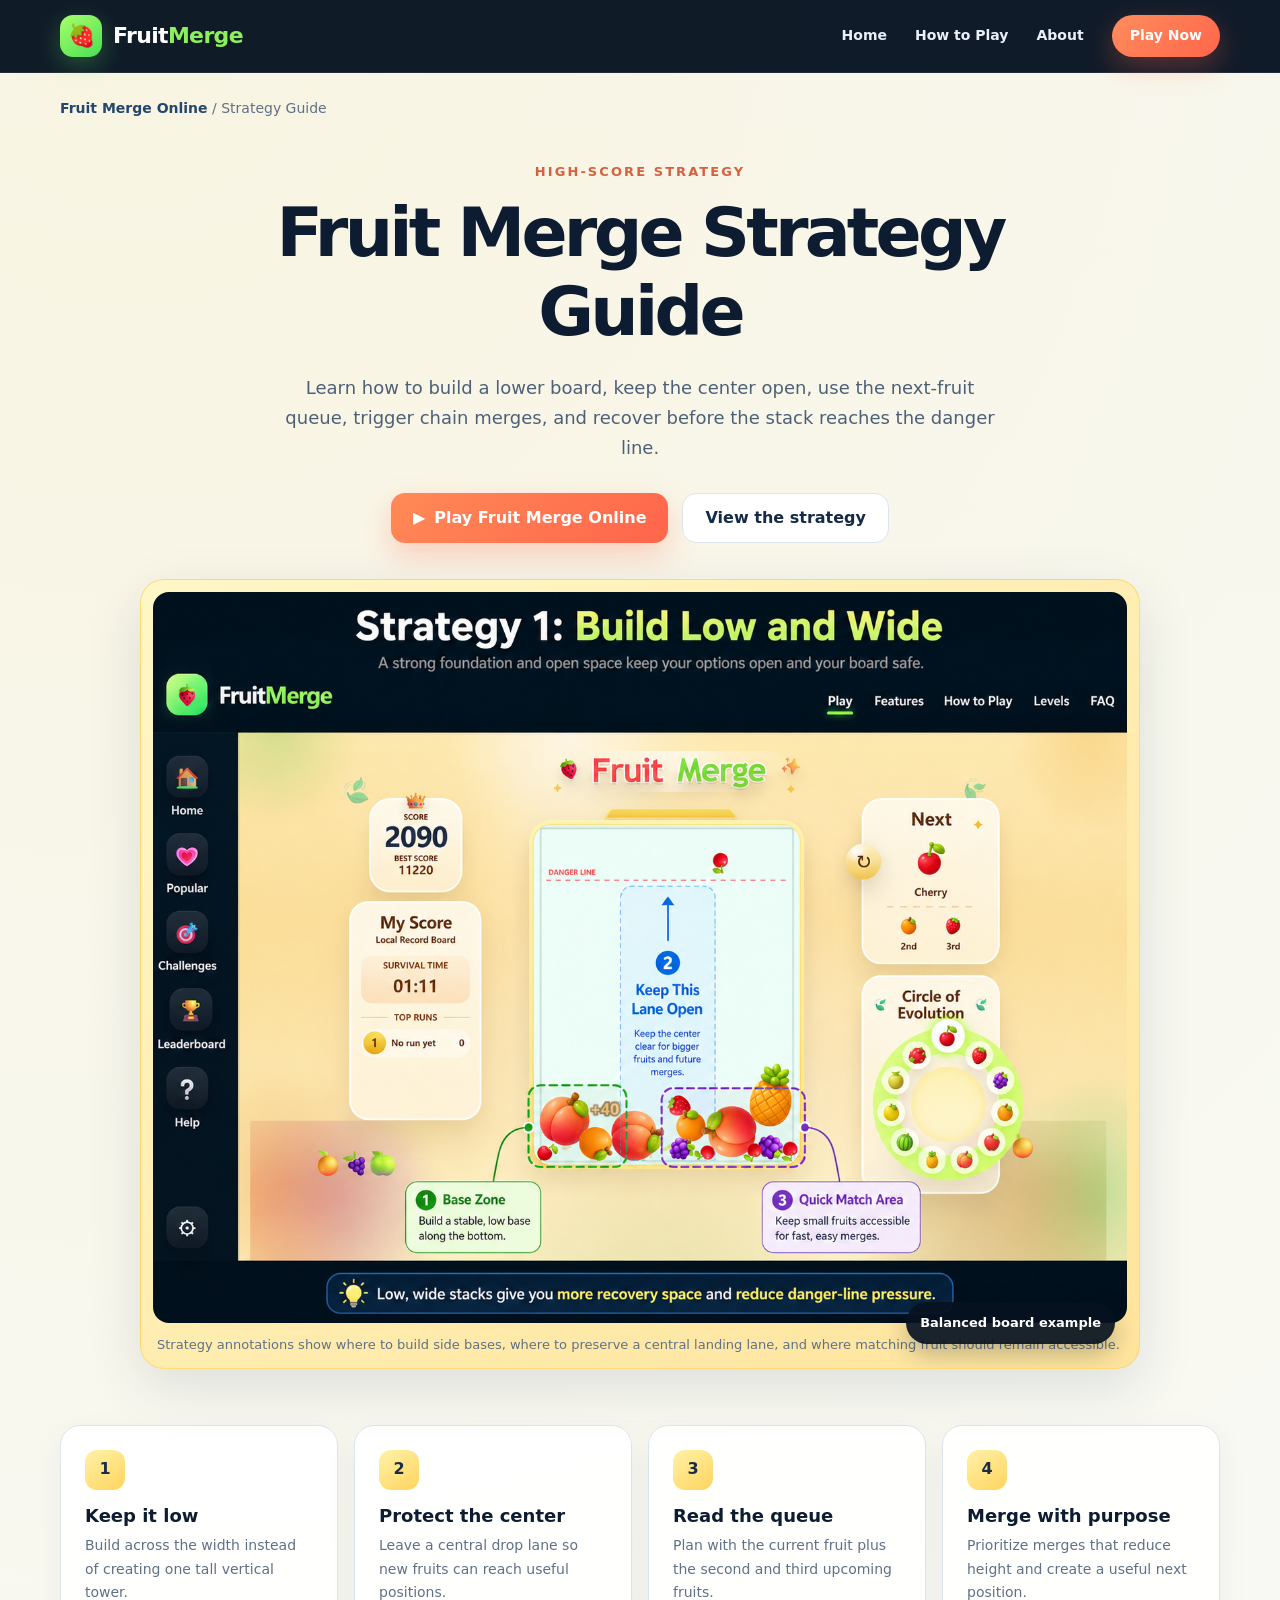
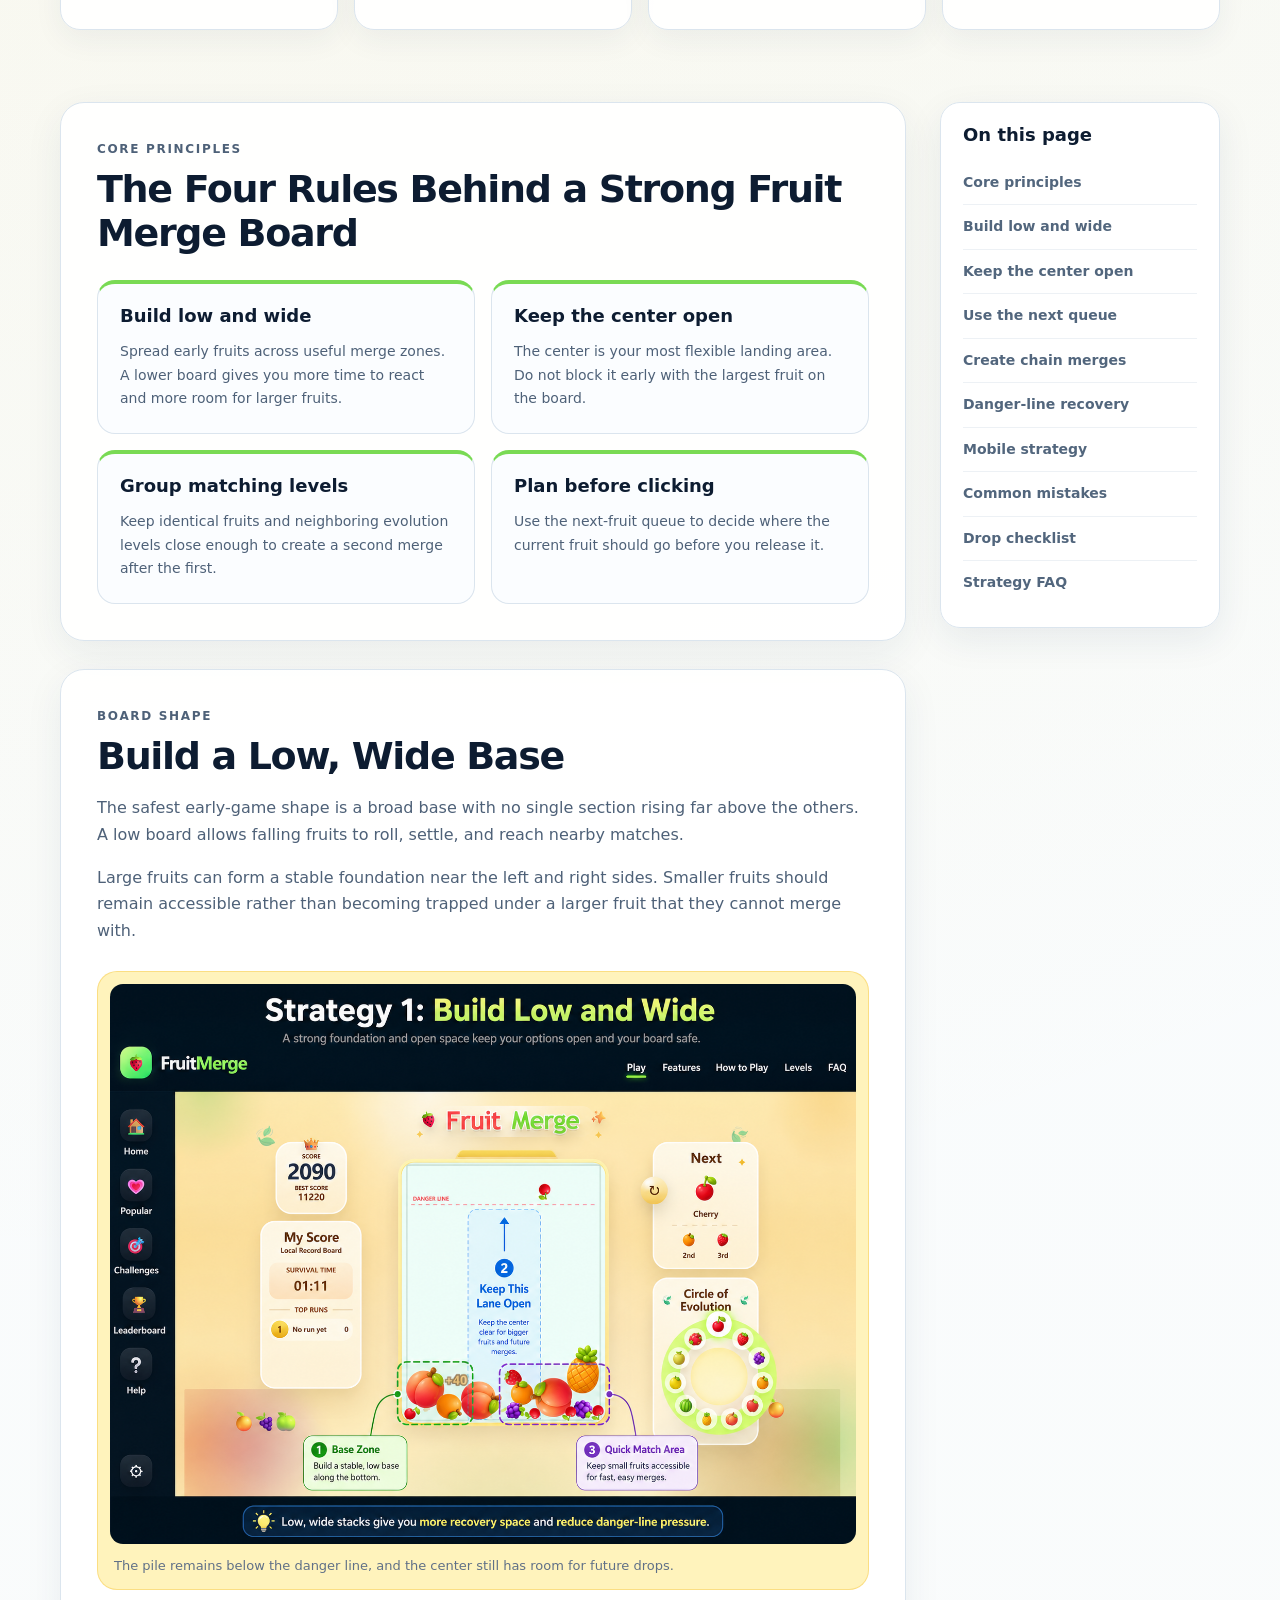
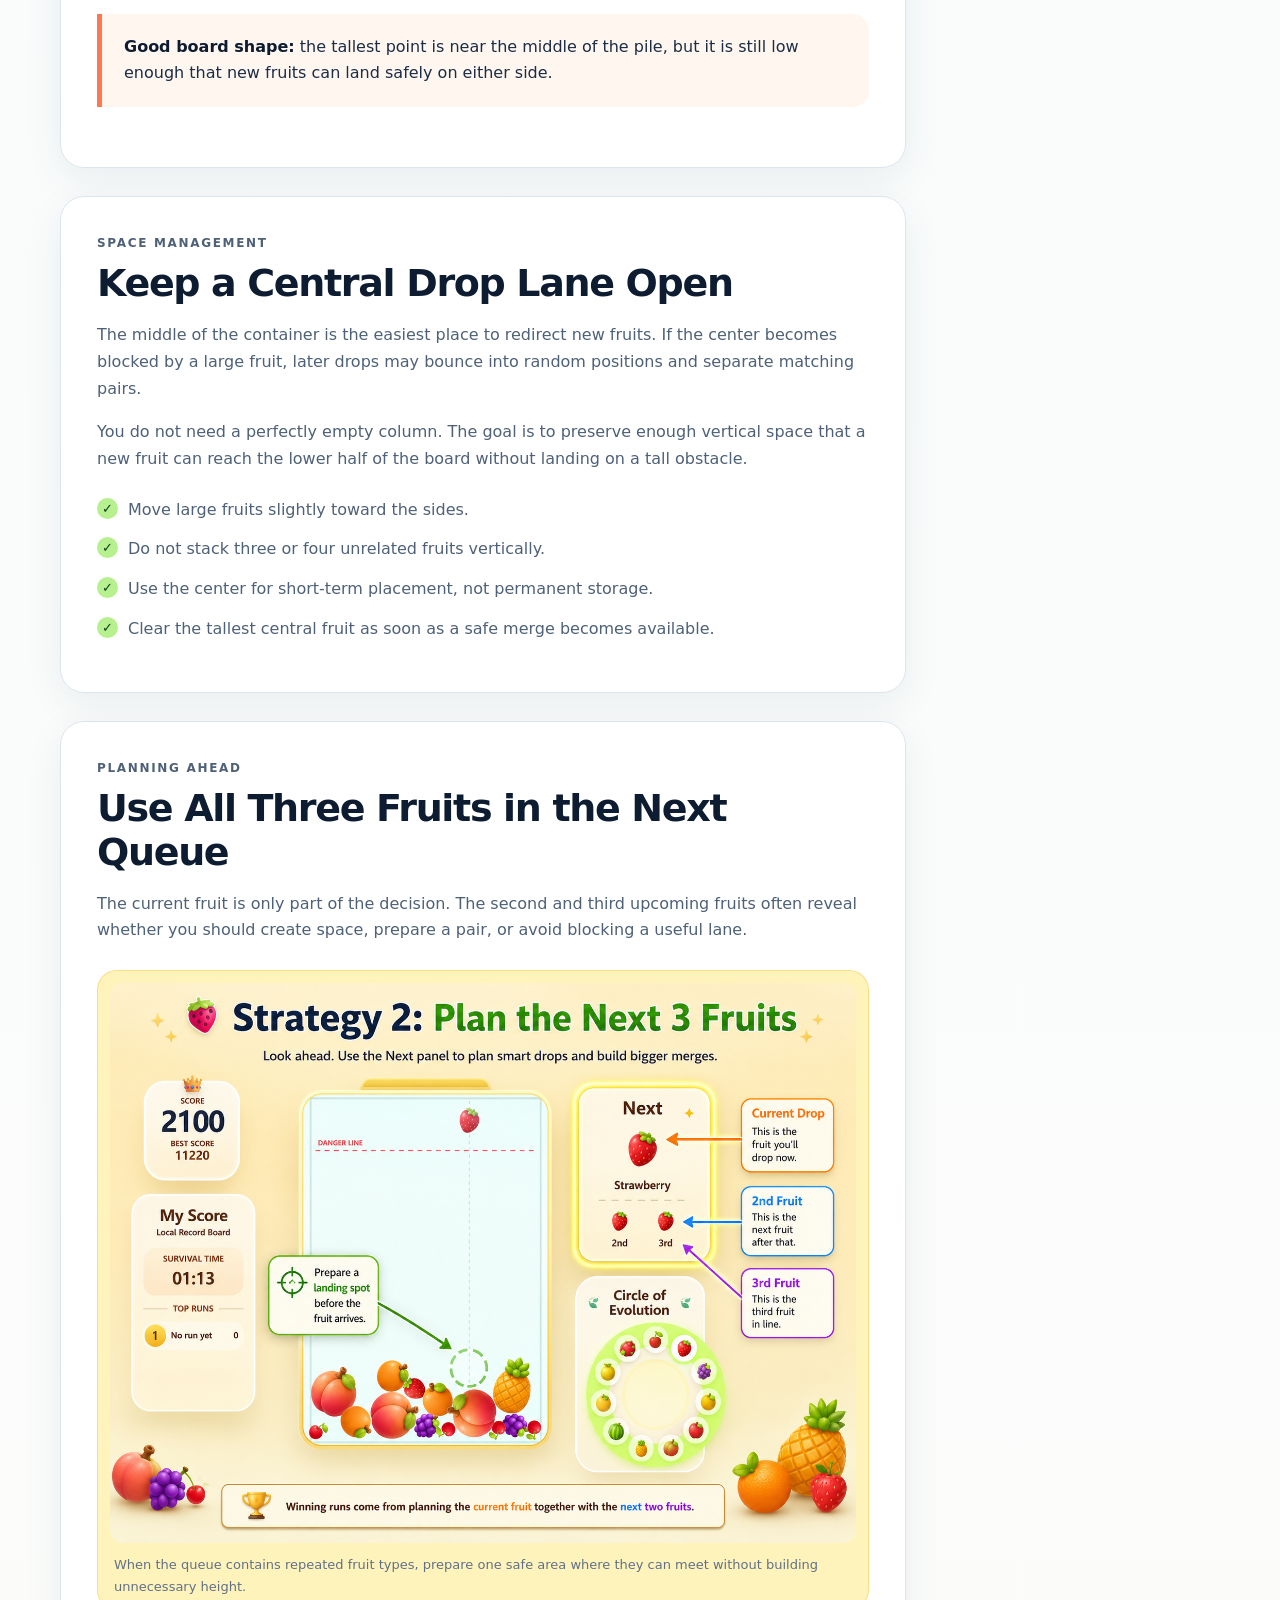
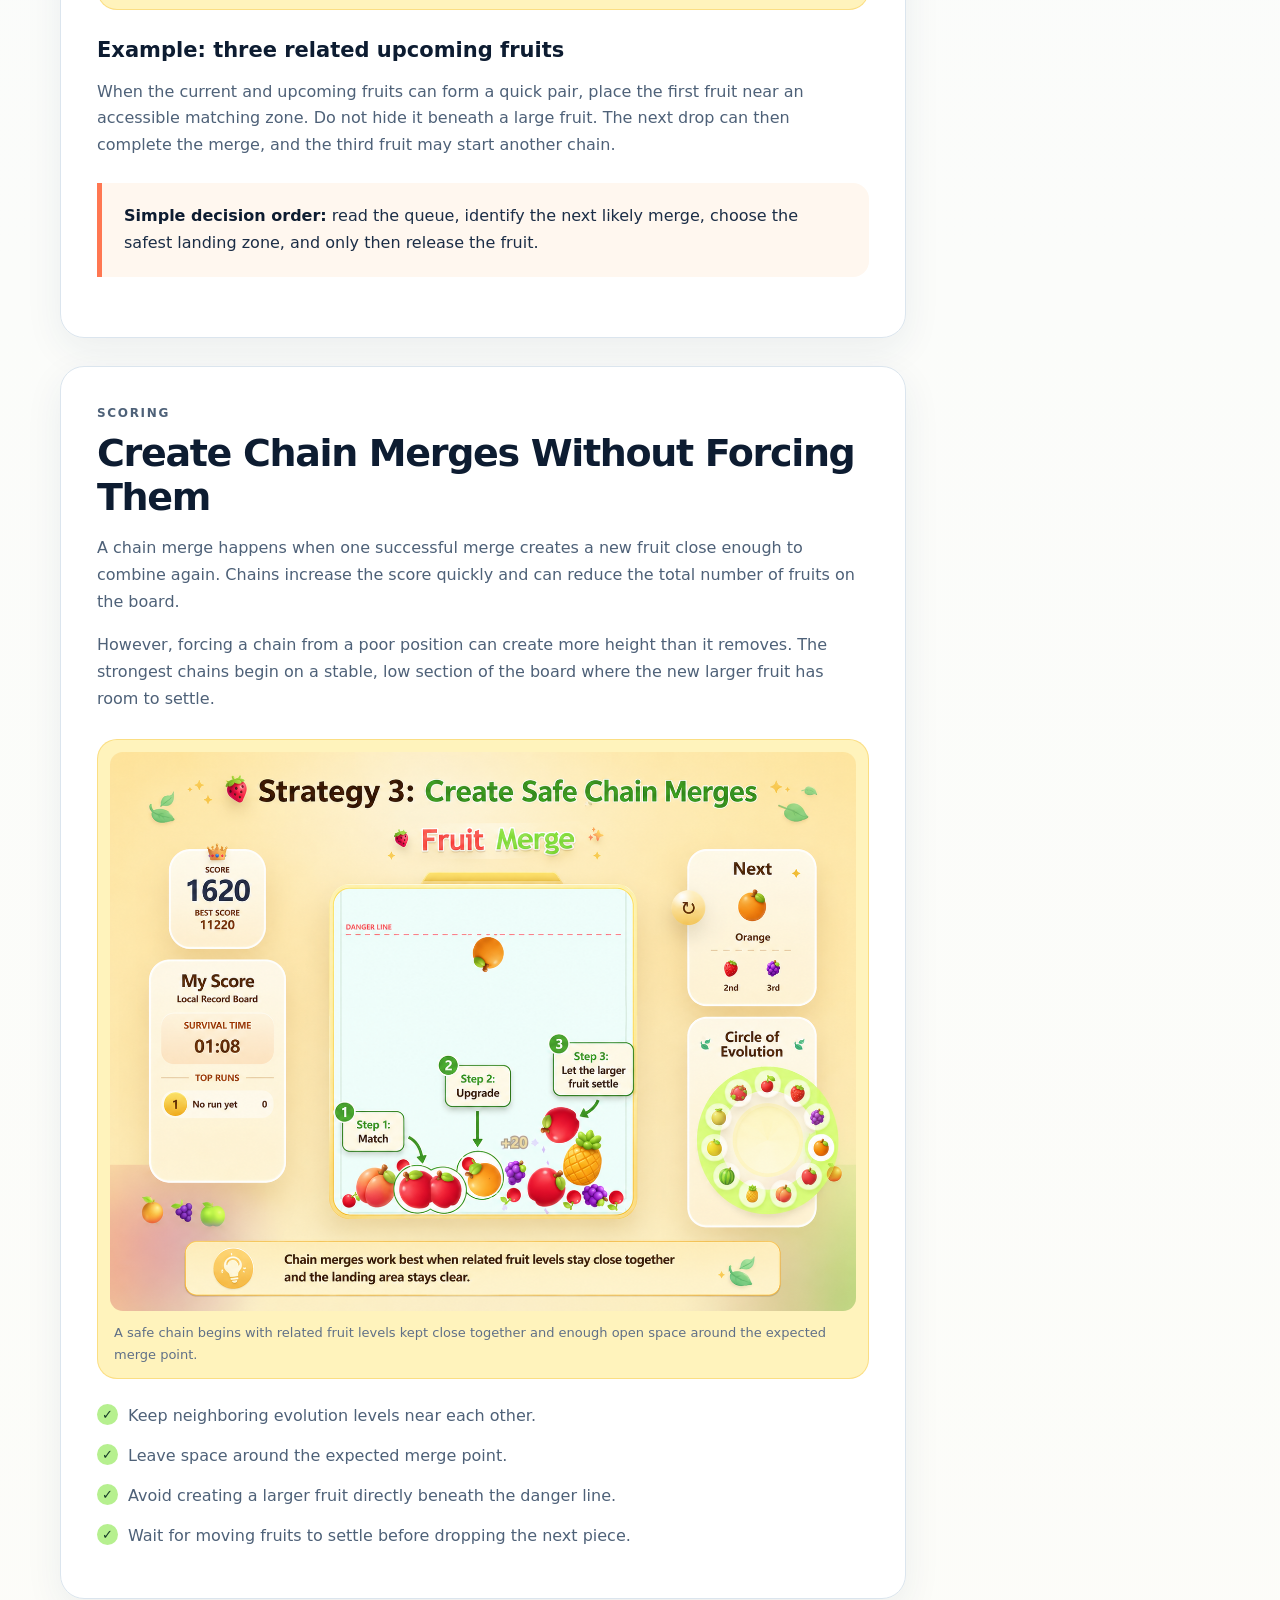
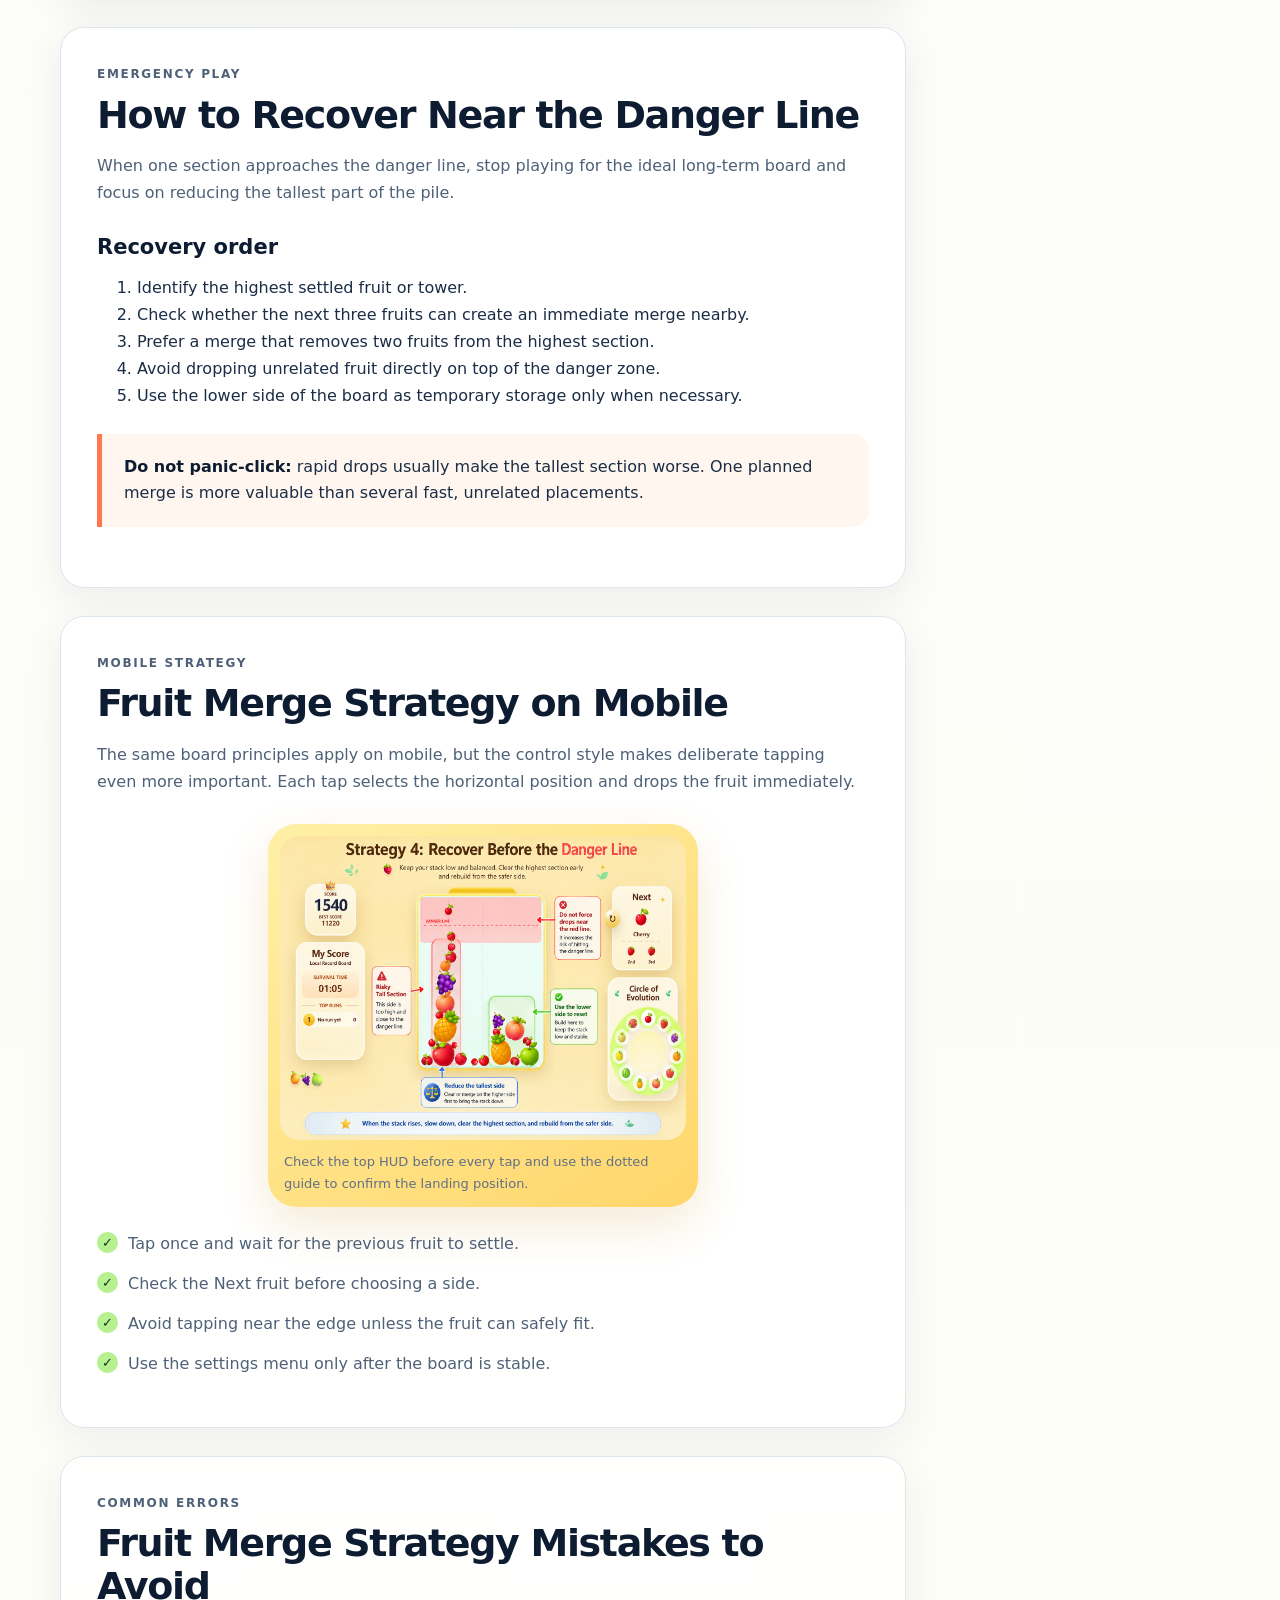
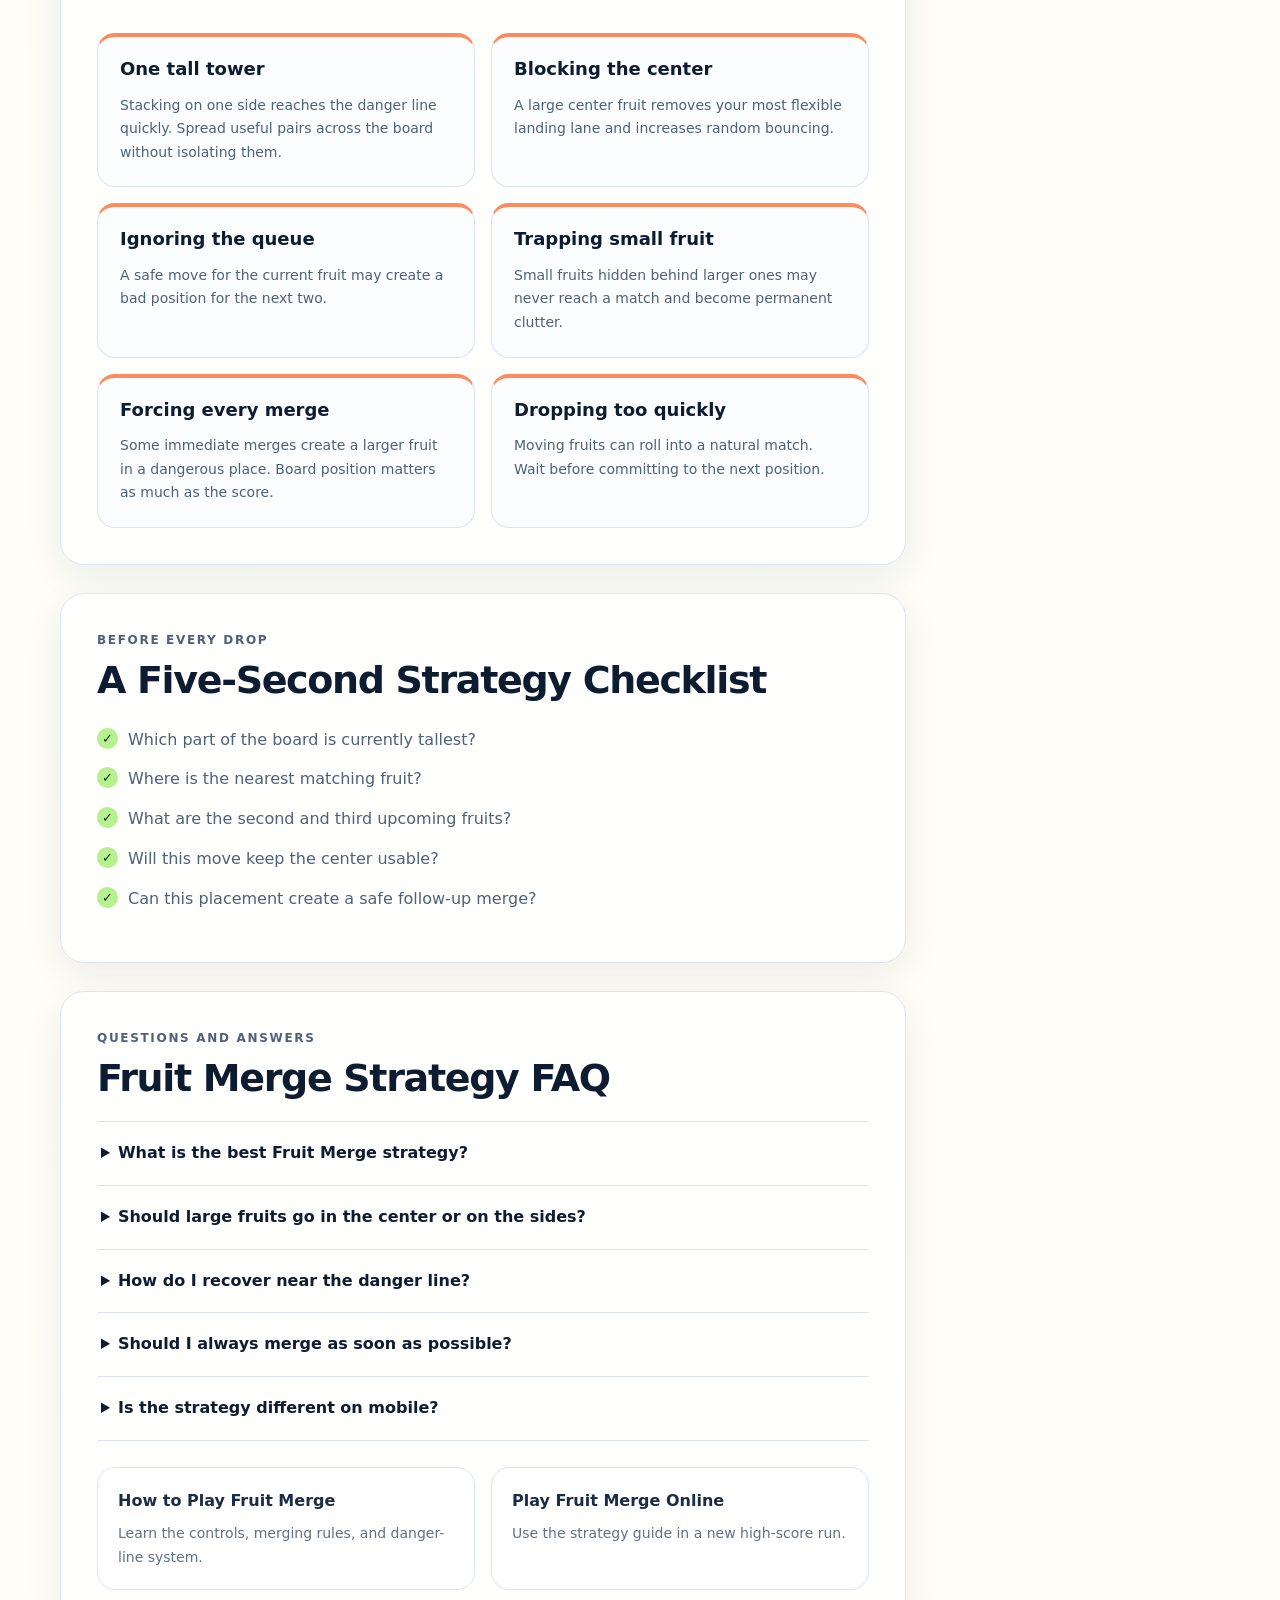
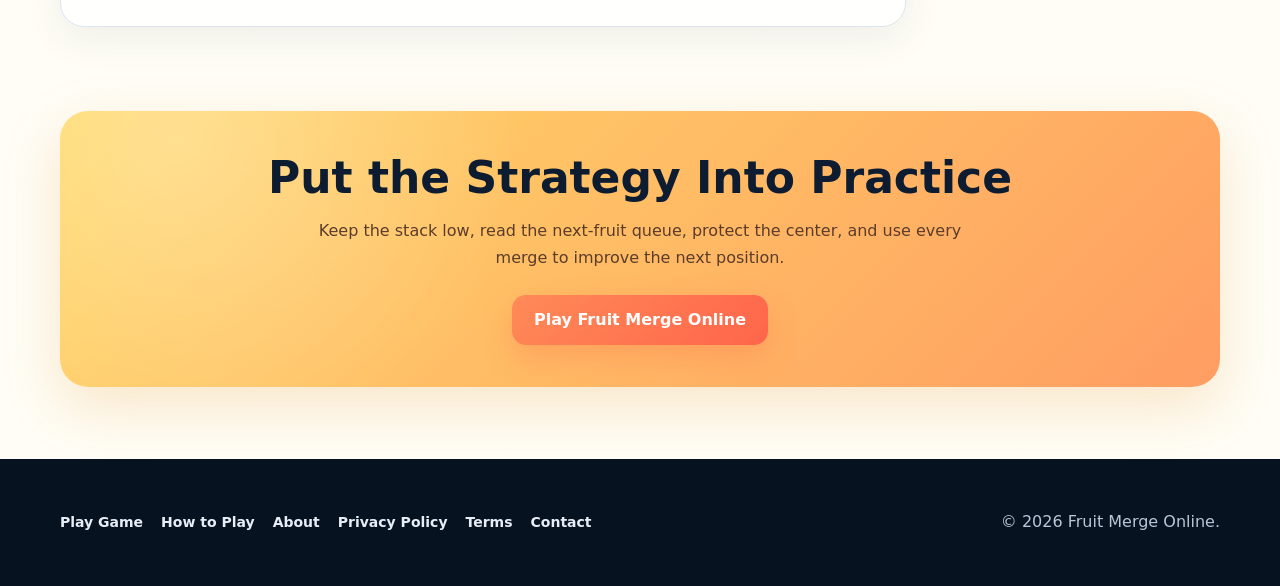
<file: fruit-merge-strategy.html>
<!DOCTYPE html>
<!-- Fruit Merge Strategy Guide v2: strategy-specific annotated visuals -->
<html lang="en">
<head>
  <meta charset="UTF-8" />
  <meta name="viewport" content="width=device-width, initial-scale=1.0" />

  <title>Fruit Merge Strategy Guide: Tips to Get a Higher Score</title>

  <meta
    name="description"
    content="Use this Fruit Merge strategy guide to build a lower stack, plan with the next-fruit queue, create chain merges, avoid dead zones, and score higher on desktop and mobile."
  />

  <meta name="robots" content="index, follow, max-image-preview:large" />

  <link
    rel="canonical"
    href="https://fruitmerge.online/fruit-merge-strategy.html"
  />

  <link rel="icon" href="/favicon.svg" type="image/svg+xml" />

  <meta property="og:type" content="article" />
  <meta property="og:site_name" content="Fruit Merge Online" />
  <meta
    property="og:title"
    content="Fruit Merge Strategy Guide: Tips to Get a Higher Score"
  />
  <meta
    property="og:description"
    content="Learn how to keep the board low, use the next-fruit queue, plan chain merges, and recover from dangerous layouts."
  />
  <meta
    property="og:url"
    content="https://fruitmerge.online/fruit-merge-strategy.html"
  />
  <meta
    property="og:image"
    content="https://fruitmerge.online/assets/guides/strategy-board-zones.png"
  />

  <meta name="twitter:card" content="summary_large_image" />
  <meta
    name="twitter:title"
    content="Fruit Merge Strategy Guide"
  />
  <meta
    name="twitter:description"
    content="Practical Fruit Merge tips for better board control, chain merges, and higher scores."
  />
  <meta
    name="twitter:image"
    content="https://fruitmerge.online/assets/guides/strategy-board-zones.png"
  />

  <meta name="theme-color" content="#071221" />

  <style>
    :root {
      --navy-950: #071221;
      --navy-900: #0d1c31;
      --navy-800: #152a47;
      --navy-700: #24466f;
      --text: #1b2d46;
      --muted: #607087;
      --cream: #fff9e8;
      --yellow: #ffd65c;
      --orange: #ff7a52;
      --green: #7bdf4d;
      --mint: #eafbf4;
      --line: #dbe5ee;
      --white: #ffffff;
      --shadow: 0 18px 55px rgba(18, 43, 71, 0.12);
    }

    * {
      box-sizing: border-box;
    }

    html {
      scroll-behavior: smooth;
    }

    body {
      margin: 0;
      overflow-x: hidden;
      color: var(--text);
      background:
        radial-gradient(circle at 10% 0%, rgba(255, 214, 92, 0.18), transparent 28%),
        linear-gradient(180deg, #f7fbff 0%, #fffdf5 100%);
      font-family:
        Inter, ui-sans-serif, system-ui, -apple-system, BlinkMacSystemFont,
        "Segoe UI", sans-serif;
      line-height: 1.68;
    }

    img {
      display: block;
      width: 100%;
      max-width: 100%;
      height: auto;
      object-fit: contain;
    }

    figure {
      margin: 0;
    }

    a {
      color: inherit;
    }

    .site-header {
      position: sticky;
      top: 0;
      z-index: 50;
      background: rgba(7, 18, 33, 0.96);
      border-bottom: 1px solid rgba(255, 255, 255, 0.08);
      backdrop-filter: blur(14px);
    }

    .header-inner {
      width: min(1160px, calc(100% - 32px));
      min-height: 72px;
      margin: 0 auto;
      display: flex;
      align-items: center;
      justify-content: space-between;
      gap: 24px;
    }

    .brand {
      display: inline-flex;
      align-items: center;
      gap: 11px;
      color: var(--white);
      text-decoration: none;
      font-size: 22px;
      font-weight: 900;
      letter-spacing: -0.03em;
    }

    .brand-mark {
      width: 42px;
      height: 42px;
      display: grid;
      place-items: center;
      border-radius: 13px;
      background: linear-gradient(145deg, #a8ff6a, #49df55);
      box-shadow: 0 8px 24px rgba(88, 237, 90, 0.28);
    }

    .brand strong {
      color: #8cf05c;
    }

    .header-nav {
      display: flex;
      align-items: center;
      gap: 28px;
    }

    .header-nav a {
      color: #e9f0fa;
      text-decoration: none;
      font-size: 14px;
      font-weight: 750;
    }

    .header-nav a:hover,
    .header-nav a:focus-visible {
      color: #a4f66f;
    }

    .header-play {
      min-height: 42px;
      padding: 0 18px;
      display: inline-flex;
      align-items: center;
      justify-content: center;
      border-radius: 999px;
      background: linear-gradient(135deg, #ff8d5d, #ff654b);
      color: var(--white) !important;
      box-shadow: 0 10px 28px rgba(255, 104, 73, 0.3);
    }

    .page-shell {
      width: min(1160px, calc(100% - 32px));
      margin: 0 auto;
    }

    .breadcrumbs {
      padding: 24px 0 0;
      color: var(--muted);
      font-size: 14px;
    }

    .breadcrumbs a {
      text-decoration: none;
      color: var(--navy-700);
      font-weight: 700;
    }

    .hero {
      padding: 40px 0 56px;
      display: block;
    }

    .hero-copy {
      width: 100%;
      max-width: 850px;
      margin: 0 auto;
      text-align: center;
    }

    .eyebrow {
      margin: 0 0 12px;
      color: #d95f3f;
      font-size: 13px;
      font-weight: 900;
      letter-spacing: 0.16em;
      text-transform: uppercase;
    }

    h1,
    h2,
    h3 {
      line-height: 1.15;
      color: var(--navy-900);
    }

    h1 {
      margin: 0;
      font-size: clamp(40px, 6vw, 68px);
      letter-spacing: -0.055em;
      overflow-wrap: anywhere;
    }

    .hero-lead {
      max-width: 720px;
      margin: 22px auto 0;
      color: #4d6078;
      font-size: 18px;
    }

    .hero-actions {
      margin-top: 30px;
      display: flex;
      flex-wrap: wrap;
      justify-content: center;
      gap: 14px;
    }

    .button {
      min-height: 50px;
      padding: 0 22px;
      display: inline-flex;
      align-items: center;
      justify-content: center;
      gap: 9px;
      border-radius: 14px;
      text-decoration: none;
      font-weight: 850;
    }

    .button-primary {
      background: linear-gradient(135deg, #ff8a57, #ff654b);
      color: var(--white);
      box-shadow: 0 12px 30px rgba(255, 101, 75, 0.28);
    }

    .button-secondary {
      background: var(--white);
      color: var(--navy-800);
      border: 1px solid var(--line);
    }

    .hero-visual {
      position: relative;
      width: 100%;
      max-width: 1000px;
      margin: 36px auto 0;
      padding: 12px;
      overflow: hidden;
      border: 1px solid rgba(255, 198, 64, 0.55);
      border-radius: 24px;
      background: linear-gradient(145deg, #fff6c6, #ffe49c);
      box-shadow: var(--shadow);
    }

    .hero-visual img {
      border-radius: 16px;
    }

    .hero-badge {
      position: absolute;
      right: 24px;
      bottom: 24px;
      padding: 10px 14px;
      border-radius: 999px;
      background: rgba(7, 18, 33, 0.92);
      color: var(--white);
      font-size: 13px;
      font-weight: 800;
      box-shadow: 0 10px 25px rgba(7, 18, 33, 0.25);
    }

    .strategy-summary {
      margin: 0 0 72px;
      display: grid;
      grid-template-columns: repeat(4, 1fr);
      gap: 16px;
    }

    .summary-card {
      min-height: 160px;
      padding: 24px;
      border: 1px solid var(--line);
      border-radius: 20px;
      background: rgba(255, 255, 255, 0.94);
      box-shadow: 0 10px 30px rgba(28, 57, 91, 0.06);
    }

    .summary-card b {
      width: 40px;
      height: 40px;
      display: grid;
      place-items: center;
      margin-bottom: 16px;
      border-radius: 12px;
      background: linear-gradient(145deg, #fff2a9, #ffd45d);
    }

    .summary-card h2 {
      margin: 0 0 8px;
      font-size: 18px;
    }

    .summary-card p {
      margin: 0;
      color: var(--muted);
      font-size: 14px;
    }

    .content-layout {
      display: grid;
      grid-template-columns: minmax(0, 1fr) 280px;
      align-items: start;
      gap: 34px;
    }

    .article {
      min-width: 0;
    }

    .article-section {
      margin-bottom: 28px;
      padding: 36px;
      border: 1px solid var(--line);
      border-radius: 24px;
      background: rgba(255, 255, 255, 0.94);
      box-shadow: 0 12px 38px rgba(24, 52, 83, 0.07);
    }

    .section-label {
      margin: 0 0 9px;
      color: #df633f;
      font-size: 12px;
      font-weight: 900;
      letter-spacing: 0.14em;
      text-transform: uppercase;
    }

    .article-section h2 {
      margin: 0 0 16px;
      font-size: clamp(28px, 4vw, 38px);
      letter-spacing: -0.035em;
    }

    .article-section h3 {
      margin: 28px 0 9px;
      font-size: 21px;
    }

    .article-section p {
      color: #4e6178;
    }

    .feature-image {
      margin: 26px 0 8px;
      padding: 12px;
      overflow: hidden;
      border-radius: 20px;
      background: #fff3bc;
      border: 1px solid rgba(244, 189, 45, 0.4);
    }

    .feature-image img {
      border-radius: 13px;
    }

    figcaption {
      padding: 11px 4px 0;
      color: var(--muted);
      font-size: 13px;
    }

    .mobile-image-wrap {
      max-width: 430px;
      margin: 28px auto 8px;
      padding: 12px;
      border-radius: 28px;
      background: linear-gradient(145deg, #fff0a7, #ffd66a);
      box-shadow: 0 18px 45px rgba(205, 143, 32, 0.18);
    }

    .mobile-image-wrap img {
      border-radius: 19px;
    }

    .rule-grid,
    .mistake-grid {
      margin-top: 24px;
      display: grid;
      grid-template-columns: repeat(2, 1fr);
      gap: 16px;
    }

    .rule-card,
    .mistake-card {
      padding: 22px;
      border-radius: 18px;
      border: 1px solid var(--line);
      background: #fbfdff;
    }

    .rule-card {
      border-top: 4px solid #79da54;
    }

    .mistake-card {
      border-top: 4px solid #ff8a5d;
    }

    .rule-card h3,
    .mistake-card h3 {
      margin-top: 0;
      font-size: 18px;
    }

    .rule-card p,
    .mistake-card p {
      margin-bottom: 0;
      font-size: 14px;
    }

    .callout {
      margin: 24px 0;
      padding: 20px 22px;
      border-left: 5px solid #ff7751;
      border-radius: 0 16px 16px 0;
      background: #fff7ef;
    }

    .callout strong {
      color: var(--navy-900);
    }

    .checklist {
      margin: 24px 0 0;
      padding: 0;
      list-style: none;
    }

    .checklist li {
      position: relative;
      margin: 0 0 13px;
      padding: 0 0 0 31px;
      color: #4e6178;
    }

    .checklist li::before {
      content: "✓";
      position: absolute;
      top: 1px;
      left: 0;
      width: 21px;
      height: 21px;
      display: grid;
      place-items: center;
      border-radius: 50%;
      color: #173a28;
      background: #b6f08f;
      font-size: 13px;
      font-weight: 900;
    }

    .sidebar {
      position: sticky;
      top: 96px;
      padding: 22px;
      border: 1px solid var(--line);
      border-radius: 20px;
      background: rgba(255, 255, 255, 0.96);
      box-shadow: 0 12px 36px rgba(24, 52, 83, 0.08);
    }

    .sidebar h2 {
      margin: 0 0 15px;
      font-size: 18px;
    }

    .sidebar a {
      display: block;
      padding: 10px 0;
      color: #52667d;
      text-decoration: none;
      border-bottom: 1px solid #edf1f5;
      font-size: 14px;
      font-weight: 700;
    }

    .sidebar a:last-child {
      border-bottom: 0;
    }

    .sidebar a:hover,
    .sidebar a:focus-visible {
      color: #e36242;
    }

    .faq-list {
      margin-top: 20px;
    }

    details {
      border-top: 1px solid var(--line);
    }

    details:last-child {
      border-bottom: 1px solid var(--line);
    }

    summary {
      cursor: pointer;
      padding: 18px 4px;
      color: var(--navy-900);
      font-weight: 850;
    }

    details p {
      margin-top: 0;
      padding: 0 4px 18px;
    }

    .related-guides {
      margin-top: 26px;
      display: grid;
      grid-template-columns: repeat(2, 1fr);
      gap: 16px;
    }

    .related-guides a {
      padding: 20px;
      border: 1px solid var(--line);
      border-radius: 18px;
      background: #ffffff;
      text-decoration: none;
      font-weight: 850;
    }

    .related-guides a span {
      display: block;
      margin-top: 7px;
      color: var(--muted);
      font-size: 14px;
      font-weight: 500;
    }

    .final-cta {
      margin: 56px 0 72px;
      padding: 42px;
      text-align: center;
      border-radius: 28px;
      background:
        radial-gradient(circle at 10% 10%, rgba(255,255,255,0.28), transparent 32%),
        linear-gradient(135deg, #ffd967, #ff9d62);
      box-shadow: 0 20px 55px rgba(227, 148, 46, 0.22);
    }

    .final-cta h2 {
      margin: 0;
      font-size: clamp(30px, 5vw, 44px);
    }

    .final-cta p {
      max-width: 650px;
      margin: 14px auto 24px;
      color: #5b3c2b;
    }

    .site-footer {
      padding: 34px 0;
      color: #b8c6d6;
      background: var(--navy-950);
    }

    .footer-inner {
      width: min(1160px, calc(100% - 32px));
      margin: 0 auto;
      display: flex;
      flex-wrap: wrap;
      align-items: center;
      justify-content: space-between;
      gap: 18px;
    }

    .footer-links {
      display: flex;
      flex-wrap: wrap;
      gap: 18px;
    }

    .footer-links a {
      color: #e6edf6;
      text-decoration: none;
      font-size: 14px;
      font-weight: 700;
    }

    :focus-visible {
      outline: 3px solid #8aec59;
      outline-offset: 3px;
    }

    @media (max-width: 980px) {
      .strategy-summary {
        grid-template-columns: repeat(2, 1fr);
      }

      .content-layout {
        grid-template-columns: 1fr;
      }

      .sidebar {
        display: none;
      }
    }

    @media (max-width: 760px) {
      .header-inner {
        min-height: 64px;
      }

      .header-nav a:not(.header-play) {
        display: none;
      }

      .brand {
        font-size: 19px;
      }

      .brand-mark {
        width: 38px;
        height: 38px;
      }

      .hero {
        padding-top: 28px;
      }

      .article-section {
        padding: 25px 20px;
        border-radius: 20px;
      }

      .rule-grid,
      .mistake-grid,
      .related-guides {
        grid-template-columns: 1fr;
      }

      .final-cta {
        padding: 34px 22px;
      }

      .footer-inner {
        display: block;
      }

      .footer-links {
        margin-bottom: 18px;
      }
    }

    @media (max-width: 560px) {
      .page-shell,
      .header-inner,
      .footer-inner {
        width: min(100% - 22px, 1160px);
      }

      h1 {
        font-size: 42px;
      }

      .hero-lead {
        font-size: 16px;
      }

      .hero-actions {
        display: grid;
      }

      .strategy-summary {
        grid-template-columns: 1fr;
      }

      .summary-card {
        min-height: 0;
      }

      .article-section h2 {
        font-size: 29px;
      }
    }
  </style>

  <script type="application/ld+json">
  {
    "@context": "https://schema.org",
    "@type": "Article",
    "headline": "Fruit Merge Strategy Guide: Tips to Get a Higher Score",
    "description": "A practical Fruit Merge strategy guide covering board control, next-fruit planning, chain merges, danger-line recovery, and mobile tactics.",
    "image": [
      "https://fruitmerge.online/assets/guides/strategy-board-zones.png",
      "https://fruitmerge.online/assets/guides/strategy-queue-planning.png"
    ],
    "author": {
      "@type": "Organization",
      "name": "Fruit Merge Online"
    },
    "publisher": {
      "@type": "Organization",
      "name": "Fruit Merge Online"
    },
    "mainEntityOfPage": "https://fruitmerge.online/fruit-merge-strategy.html"
  }
  </script>

  <script type="application/ld+json">
  {
    "@context": "https://schema.org",
    "@type": "FAQPage",
    "mainEntity": [
      {
        "@type": "Question",
        "name": "What is the best Fruit Merge strategy?",
        "acceptedAnswer": {
          "@type": "Answer",
          "text": "Keep the stack low and wide, preserve an open center, group matching fruits, and plan each drop with the full next-fruit queue."
        }
      },
      {
        "@type": "Question",
        "name": "Should large fruits go in the center or on the sides?",
        "acceptedAnswer": {
          "@type": "Answer",
          "text": "Large fruits are usually safer near the sides as part of a stable base, while the center should remain open for future drops and chain merges."
        }
      },
      {
        "@type": "Question",
        "name": "How do I recover when fruits are near the danger line?",
        "acceptedAnswer": {
          "@type": "Answer",
          "text": "Stop building upward, use the next-fruit queue to identify immediate merges, and prioritize moves that reduce the tallest section of the board."
        }
      },
      {
        "@type": "Question",
        "name": "Is Fruit Merge strategy different on mobile?",
        "acceptedAnswer": {
          "@type": "Answer",
          "text": "The core strategy is the same, but mobile players should tap deliberately, avoid rapid repeated drops, and use the top HUD to check the next fruit before every move."
        }
      }
    ]
  }
  </script>

  <script type="application/ld+json">
  {
    "@context": "https://schema.org",
    "@type": "BreadcrumbList",
    "itemListElement": [
      {
        "@type": "ListItem",
        "position": 1,
        "name": "Fruit Merge Online",
        "item": "https://fruitmerge.online/"
      },
      {
        "@type": "ListItem",
        "position": 2,
        "name": "Fruit Merge Strategy Guide",
        "item": "https://fruitmerge.online/fruit-merge-strategy.html"
      }
    ]
  }
  </script>
</head>

<body>
  <header class="site-header">
    <div class="header-inner">
      <a class="brand" href="/" aria-label="Fruit Merge Online home">
        <span class="brand-mark" aria-hidden="true">🍓</span>
        <span>Fruit<strong>Merge</strong></span>
      </a>

      <nav class="header-nav" aria-label="Main navigation">
        <a href="/">Home</a>
        <a href="/how-to-play-fruit-merge.html">How to Play</a>
        <a href="/about.html">About</a>
        <a class="header-play" href="/#game">Play Now</a>
      </nav>
    </div>
  </header>

  <main class="page-shell">
    <nav class="breadcrumbs" aria-label="Breadcrumb">
      <a href="/">Fruit Merge Online</a>
      <span aria-hidden="true"> / </span>
      <span>Strategy Guide</span>
    </nav>

    <section class="hero">
      <div class="hero-copy">
        <p class="eyebrow">High-score strategy</p>

        <h1>Fruit Merge Strategy Guide</h1>

        <p class="hero-lead">
          Learn how to build a lower board, keep the center open, use the
          next-fruit queue, trigger chain merges, and recover before the stack
          reaches the danger line.
        </p>

        <div class="hero-actions">
          <a class="button button-primary" href="/#game">
            <span aria-hidden="true">▶</span>
            Play Fruit Merge Online
          </a>

          <a class="button button-secondary" href="#core-principles">
            View the strategy
          </a>
        </div>
      </div>

      <figure class="hero-visual">
        <img
          src="/assets/guides/strategy-board-zones.png"
          alt="Annotated Fruit Merge strategy board showing side bases, an open center lane, and accessible matching fruit"
          fetchpriority="high"
        />
        <figcaption>
          Strategy annotations show where to build side bases, where to preserve a central landing lane, and where matching fruit should remain accessible.
        </figcaption>
        <span class="hero-badge">Balanced board example</span>
      </figure>
    </section>

    <section class="strategy-summary" aria-label="Fruit Merge strategy summary">
      <article class="summary-card">
        <b>1</b>
        <h2>Keep it low</h2>
        <p>Build across the width instead of creating one tall vertical tower.</p>
      </article>

      <article class="summary-card">
        <b>2</b>
        <h2>Protect the center</h2>
        <p>Leave a central drop lane so new fruits can reach useful positions.</p>
      </article>

      <article class="summary-card">
        <b>3</b>
        <h2>Read the queue</h2>
        <p>Plan with the current fruit plus the second and third upcoming fruits.</p>
      </article>

      <article class="summary-card">
        <b>4</b>
        <h2>Merge with purpose</h2>
        <p>Prioritize merges that reduce height and create a useful next position.</p>
      </article>
    </section>

    <div class="content-layout">
      <article class="article">
        <section class="article-section" id="core-principles">
          <p class="section-label">Core principles</p>
          <h2>The Four Rules Behind a Strong Fruit Merge Board</h2>

          <div class="rule-grid">
            <article class="rule-card">
              <h3>Build low and wide</h3>
              <p>
                Spread early fruits across useful merge zones. A lower board
                gives you more time to react and more room for larger fruits.
              </p>
            </article>

            <article class="rule-card">
              <h3>Keep the center open</h3>
              <p>
                The center is your most flexible landing area. Do not block it
                early with the largest fruit on the board.
              </p>
            </article>

            <article class="rule-card">
              <h3>Group matching levels</h3>
              <p>
                Keep identical fruits and neighboring evolution levels close
                enough to create a second merge after the first.
              </p>
            </article>

            <article class="rule-card">
              <h3>Plan before clicking</h3>
              <p>
                Use the next-fruit queue to decide where the current fruit
                should go before you release it.
              </p>
            </article>
          </div>
        </section>

        <section class="article-section" id="low-wide">
          <p class="section-label">Board shape</p>
          <h2>Build a Low, Wide Base</h2>

          <p>
            The safest early-game shape is a broad base with no single section
            rising far above the others. A low board allows falling fruits to
            roll, settle, and reach nearby matches.
          </p>

          <p>
            Large fruits can form a stable foundation near the left and right
            sides. Smaller fruits should remain accessible rather than becoming
            trapped under a larger fruit that they cannot merge with.
          </p>

          <figure class="feature-image">
            <img
              src="/assets/guides/strategy-board-zones.png"
              alt="Fruit Merge board with large fruits near the sides and a lower center"
              loading="lazy"
            />
            <figcaption>
              The pile remains below the danger line, and the center still has
              room for future drops.
            </figcaption>
          </figure>

          <div class="callout">
            <strong>Good board shape:</strong>
            the tallest point is near the middle of the pile, but it is still
            low enough that new fruits can land safely on either side.
          </div>
        </section>

        <section class="article-section" id="center-lane">
          <p class="section-label">Space management</p>
          <h2>Keep a Central Drop Lane Open</h2>

          <p>
            The middle of the container is the easiest place to redirect new
            fruits. If the center becomes blocked by a large fruit, later drops
            may bounce into random positions and separate matching pairs.
          </p>

          <p>
            You do not need a perfectly empty column. The goal is to preserve
            enough vertical space that a new fruit can reach the lower half of
            the board without landing on a tall obstacle.
          </p>

          <ul class="checklist">
            <li>Move large fruits slightly toward the sides.</li>
            <li>Do not stack three or four unrelated fruits vertically.</li>
            <li>Use the center for short-term placement, not permanent storage.</li>
            <li>Clear the tallest central fruit as soon as a safe merge becomes available.</li>
          </ul>
        </section>

        <section class="article-section" id="next-queue">
          <p class="section-label">Planning ahead</p>
          <h2>Use All Three Fruits in the Next Queue</h2>

          <p>
            The current fruit is only part of the decision. The second and
            third upcoming fruits often reveal whether you should create space,
            prepare a pair, or avoid blocking a useful lane.
          </p>

          <figure class="feature-image">
            <img
              src="/assets/guides/strategy-queue-planning.png"
              alt="Fruit Merge strategy diagram showing the current, second, and third fruits in the next queue"
              loading="lazy"
            />
            <figcaption>
              When the queue contains repeated fruit types, prepare one safe
              area where they can meet without building unnecessary height.
            </figcaption>
          </figure>

          <h3>Example: three related upcoming fruits</h3>

          <p>
            When the current and upcoming fruits can form a quick pair, place
            the first fruit near an accessible matching zone. Do not hide it
            beneath a large fruit. The next drop can then complete the merge,
            and the third fruit may start another chain.
          </p>

          <div class="callout">
            <strong>Simple decision order:</strong>
            read the queue, identify the next likely merge, choose the safest
            landing zone, and only then release the fruit.
          </div>
        </section>

        <section class="article-section" id="chain-merges">
          <p class="section-label">Scoring</p>
          <h2>Create Chain Merges Without Forcing Them</h2>

          <p>
            A chain merge happens when one successful merge creates a new fruit
            close enough to combine again. Chains increase the score quickly
            and can reduce the total number of fruits on the board.
          </p>

          <p>
            However, forcing a chain from a poor position can create more
            height than it removes. The strongest chains begin on a stable,
            low section of the board where the new larger fruit has room to
            settle.
          </p>

          <figure class="feature-image">
            <img
              src="/assets/guides/strategy-chain-route.png"
              alt="Annotated Fruit Merge board showing a three-step chain merge route"
              loading="lazy"
            />
            <figcaption>
              A safe chain begins with related fruit levels kept close together
              and enough open space around the expected merge point.
            </figcaption>
          </figure>

          <ul class="checklist">
            <li>Keep neighboring evolution levels near each other.</li>
            <li>Leave space around the expected merge point.</li>
            <li>Avoid creating a larger fruit directly beneath the danger line.</li>
            <li>Wait for moving fruits to settle before dropping the next piece.</li>
          </ul>
        </section>

        <section class="article-section" id="danger-recovery">
          <p class="section-label">Emergency play</p>
          <h2>How to Recover Near the Danger Line</h2>

          <p>
            When one section approaches the danger line, stop playing for the
            ideal long-term board and focus on reducing the tallest part of the
            pile.
          </p>

          <h3>Recovery order</h3>

          <ol>
            <li>Identify the highest settled fruit or tower.</li>
            <li>Check whether the next three fruits can create an immediate merge nearby.</li>
            <li>Prefer a merge that removes two fruits from the highest section.</li>
            <li>Avoid dropping unrelated fruit directly on top of the danger zone.</li>
            <li>Use the lower side of the board as temporary storage only when necessary.</li>
          </ol>

          <div class="callout">
            <strong>Do not panic-click:</strong>
            rapid drops usually make the tallest section worse. One planned
            merge is more valuable than several fast, unrelated placements.
          </div>
        </section>

        <section class="article-section" id="mobile-strategy">
          <p class="section-label">Mobile strategy</p>
          <h2>Fruit Merge Strategy on Mobile</h2>

          <p>
            The same board principles apply on mobile, but the control style
            makes deliberate tapping even more important. Each tap selects the
            horizontal position and drops the fruit immediately.
          </p>

          <figure class="mobile-image-wrap">
            <img
              src="/assets/guides/strategy-danger-recovery.png"
              alt="Annotated mobile Fruit Merge strategy image showing the danger zone and two recovery choices"
              loading="lazy"
            />
            <figcaption>
              Check the top HUD before every tap and use the dotted guide to
              confirm the landing position.
            </figcaption>
          </figure>

          <ul class="checklist">
            <li>Tap once and wait for the previous fruit to settle.</li>
            <li>Check the Next fruit before choosing a side.</li>
            <li>Avoid tapping near the edge unless the fruit can safely fit.</li>
            <li>Use the settings menu only after the board is stable.</li>
          </ul>
        </section>

        <section class="article-section" id="mistakes">
          <p class="section-label">Common errors</p>
          <h2>Fruit Merge Strategy Mistakes to Avoid</h2>

          <div class="mistake-grid">
            <article class="mistake-card">
              <h3>One tall tower</h3>
              <p>
                Stacking on one side reaches the danger line quickly. Spread
                useful pairs across the board without isolating them.
              </p>
            </article>

            <article class="mistake-card">
              <h3>Blocking the center</h3>
              <p>
                A large center fruit removes your most flexible landing lane
                and increases random bouncing.
              </p>
            </article>

            <article class="mistake-card">
              <h3>Ignoring the queue</h3>
              <p>
                A safe move for the current fruit may create a bad position for
                the next two.
              </p>
            </article>

            <article class="mistake-card">
              <h3>Trapping small fruit</h3>
              <p>
                Small fruits hidden behind larger ones may never reach a match
                and become permanent clutter.
              </p>
            </article>

            <article class="mistake-card">
              <h3>Forcing every merge</h3>
              <p>
                Some immediate merges create a larger fruit in a dangerous
                place. Board position matters as much as the score.
              </p>
            </article>

            <article class="mistake-card">
              <h3>Dropping too quickly</h3>
              <p>
                Moving fruits can roll into a natural match. Wait before
                committing to the next position.
              </p>
            </article>
          </div>
        </section>

        <section class="article-section" id="checklist">
          <p class="section-label">Before every drop</p>
          <h2>A Five-Second Strategy Checklist</h2>

          <ul class="checklist">
            <li>Which part of the board is currently tallest?</li>
            <li>Where is the nearest matching fruit?</li>
            <li>What are the second and third upcoming fruits?</li>
            <li>Will this move keep the center usable?</li>
            <li>Can this placement create a safe follow-up merge?</li>
          </ul>
        </section>

        <section class="article-section" id="faq">
          <p class="section-label">Questions and answers</p>
          <h2>Fruit Merge Strategy FAQ</h2>

          <div class="faq-list">
            <details>
              <summary>What is the best Fruit Merge strategy?</summary>
              <p>
                Keep the board low and wide, preserve an open center, group
                matching fruits, and plan each drop using all three fruits in
                the queue.
              </p>
            </details>

            <details>
              <summary>Should large fruits go in the center or on the sides?</summary>
              <p>
                Large fruits are usually easier to manage near the sides as
                part of a stable base. The center should remain available for
                flexible drops and future chain merges.
              </p>
            </details>

            <details>
              <summary>How do I recover near the danger line?</summary>
              <p>
                Stop building upward and prioritize an immediate merge in the
                tallest section. Avoid adding unrelated fruit above the same
                tower.
              </p>
            </details>

            <details>
              <summary>Should I always merge as soon as possible?</summary>
              <p>
                No. An immediate merge can create a larger fruit in a poor
                location. A slightly delayed merge may produce a safer board.
              </p>
            </details>

            <details>
              <summary>Is the strategy different on mobile?</summary>
              <p>
                The board strategy is the same, but mobile players should tap
                carefully, avoid rapid drops, and use the top HUD to check the
                next fruit before every move.
              </p>
            </details>
          </div>

          <div class="related-guides">
            <a href="/how-to-play-fruit-merge.html">
              How to Play Fruit Merge
              <span>Learn the controls, merging rules, and danger-line system.</span>
            </a>

            <a href="/#game">
              Play Fruit Merge Online
              <span>Use the strategy guide in a new high-score run.</span>
            </a>
          </div>
        </section>
      </article>

      <aside class="sidebar" aria-label="Strategy guide navigation">
        <h2>On this page</h2>
        <a href="#core-principles">Core principles</a>
        <a href="#low-wide">Build low and wide</a>
        <a href="#center-lane">Keep the center open</a>
        <a href="#next-queue">Use the next queue</a>
        <a href="#chain-merges">Create chain merges</a>
        <a href="#danger-recovery">Danger-line recovery</a>
        <a href="#mobile-strategy">Mobile strategy</a>
        <a href="#mistakes">Common mistakes</a>
        <a href="#checklist">Drop checklist</a>
        <a href="#faq">Strategy FAQ</a>
      </aside>
    </div>

    <section class="final-cta">
      <h2>Put the Strategy Into Practice</h2>
      <p>
        Keep the stack low, read the next-fruit queue, protect the center, and
        use every merge to improve the next position.
      </p>
      <a class="button button-primary" href="/#game">
        Play Fruit Merge Online
      </a>
    </section>
  </main>

  <footer class="site-footer">
    <div class="footer-inner">
      <nav class="footer-links" aria-label="Footer navigation">
        <a href="/">Play Game</a>
        <a href="/how-to-play-fruit-merge.html">How to Play</a>
        <a href="/about.html">About</a>
        <a href="/privacy-policy.html">Privacy Policy</a>
        <a href="/terms.html">Terms</a>
        <a href="/contact.html">Contact</a>
      </nav>

      <p>© 2026 Fruit Merge Online.</p>
    </div>
  </footer>
</body>
</html>
</file>
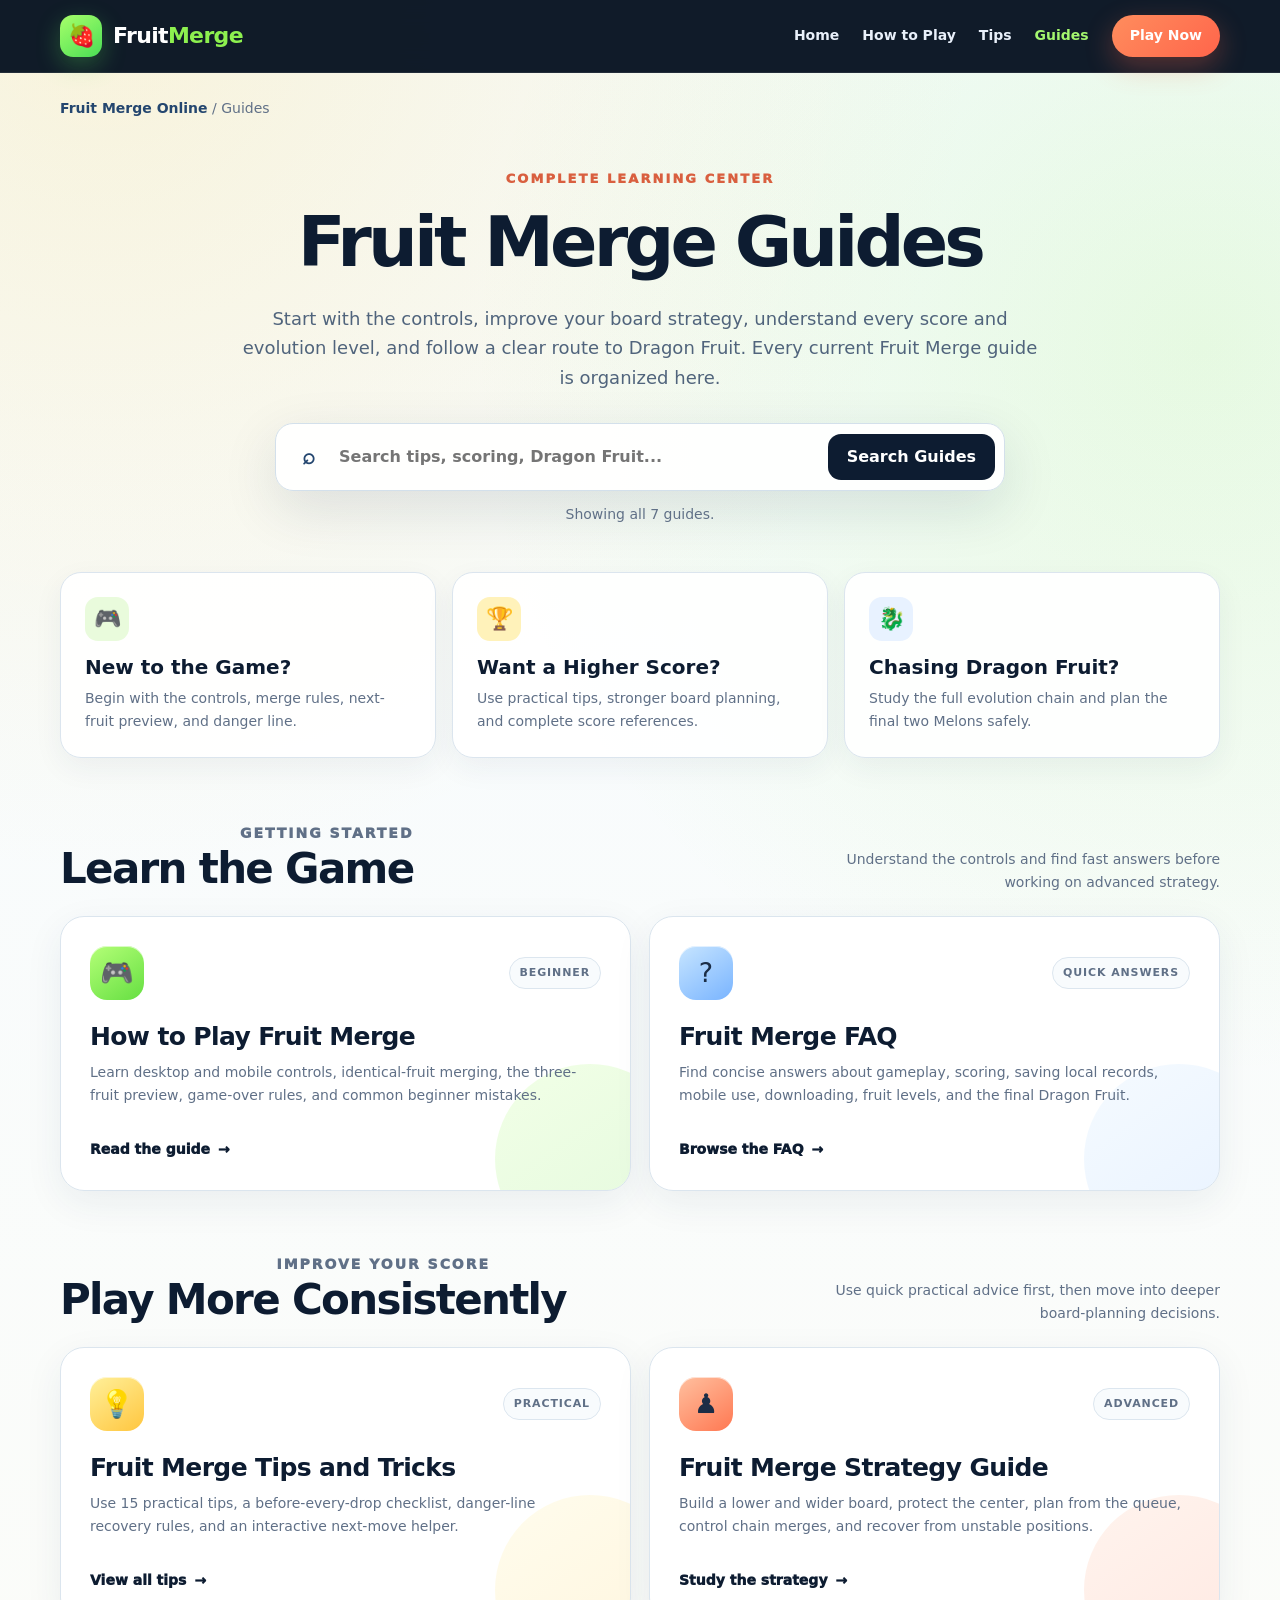
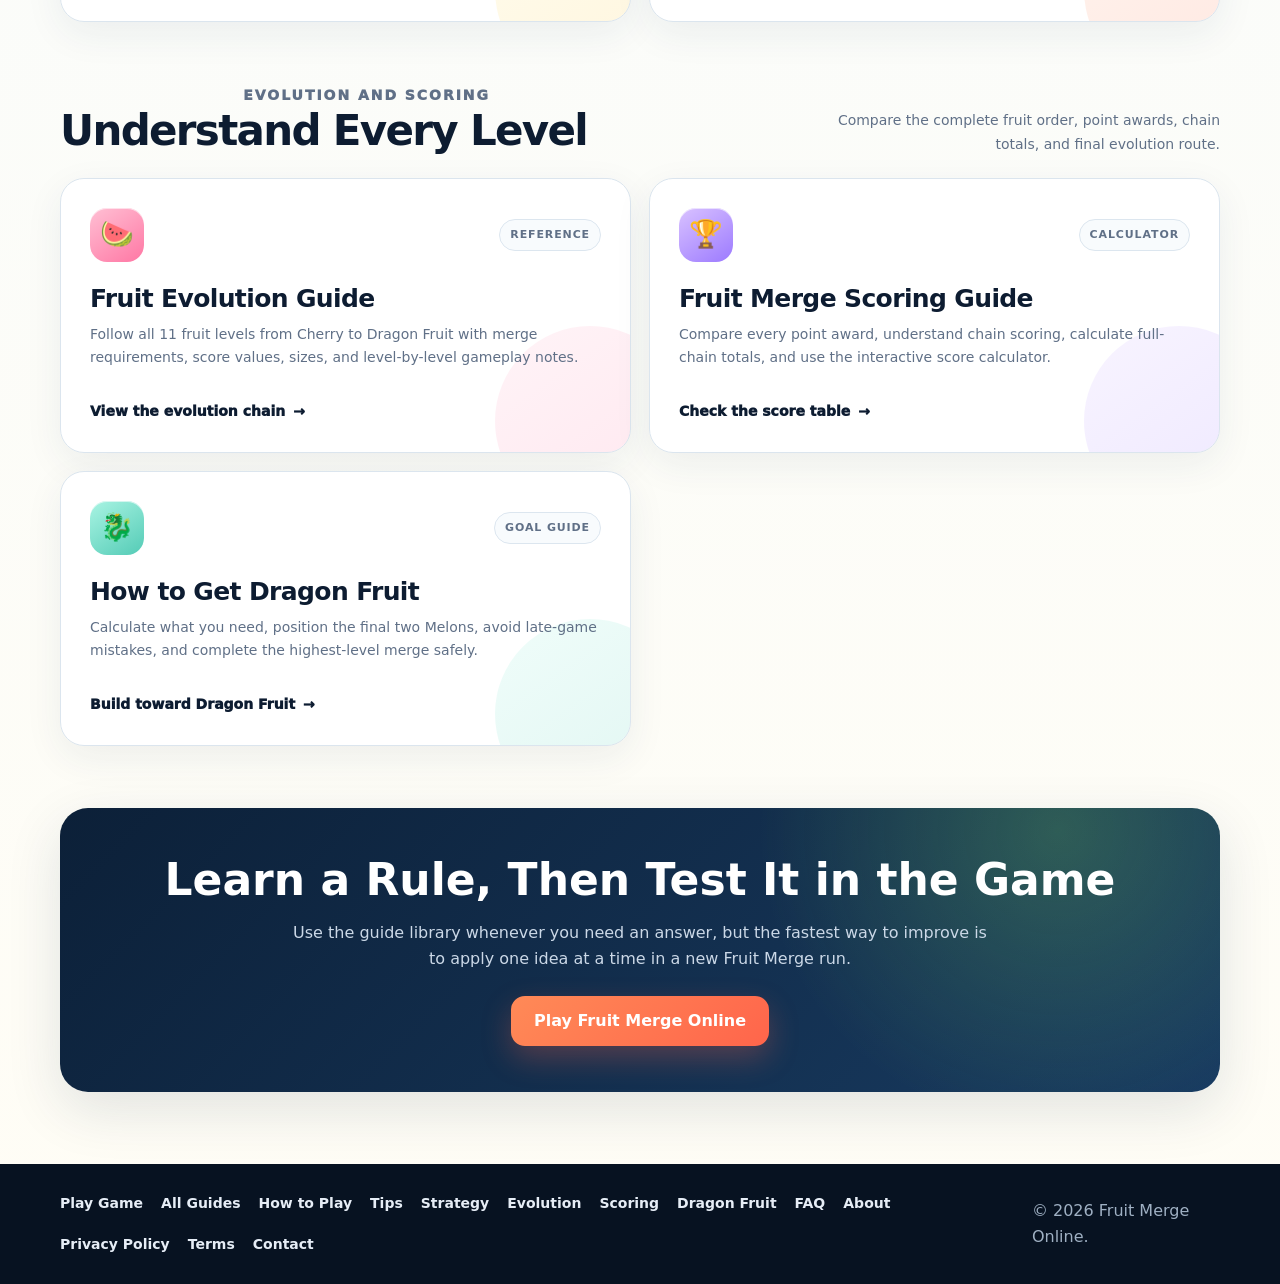
<file: guides.html>
<!DOCTYPE html>
<html lang="en">
<head>
  <meta charset="UTF-8" />
  <meta name="viewport" content="width=device-width, initial-scale=1.0" />

  <title>Fruit Merge Guides: How to Play, Tips, Strategy and Scores</title>

  <meta
    name="description"
    content="Browse every Fruit Merge guide in one place. Learn how to play, improve your score, understand the fruit evolution chain, calculate points, and reach Dragon Fruit."
  />
  <meta
    name="keywords"
    content="fruit merge guides, fruit merge tips, fruit merge strategy, fruit merge scoring guide, fruit evolution guide, how to play fruit merge"
  />
  <meta name="robots" content="index, follow, max-image-preview:large" />

  <link rel="canonical" href="https://fruitmerge.online/guides.html" />
  <link rel="icon" href="/favicon.svg" type="image/svg+xml" />

  <meta property="og:type" content="website" />
  <meta property="og:site_name" content="Fruit Merge Online" />
  <meta
    property="og:title"
    content="Fruit Merge Guides: How to Play, Tips, Strategy and Scores"
  />
  <meta
    property="og:description"
    content="Find every Fruit Merge guide, from beginner controls and practical tips to scoring, evolution, and Dragon Fruit strategy."
  />
  <meta property="og:url" content="https://fruitmerge.online/guides.html" />
  <meta property="og:image" content="https://fruitmerge.online/og-image.svg" />

  <meta name="twitter:card" content="summary_large_image" />
  <meta
    name="twitter:title"
    content="Fruit Merge Guides"
  />
  <meta
    name="twitter:description"
    content="All Fruit Merge tutorials, tips, scoring references, and evolution guides in one place."
  />
  <meta name="twitter:image" content="https://fruitmerge.online/og-image.svg" />

  <meta name="theme-color" content="#071221" />

  <style>
    :root {
      --navy-950: #071221;
      --navy-900: #0d1c31;
      --navy-850: #11243d;
      --navy-800: #162d4c;
      --navy-700: #24466f;
      --white: #ffffff;
      --text: #1b2d46;
      --muted: #607087;
      --line: #dbe5ee;
      --green: #8df04f;
      --yellow: #ffd65c;
      --orange: #ff7450;
      --pink: #ff8fb1;
      --blue: #9fc9ff;
      --shadow: 0 18px 55px rgba(18, 43, 71, 0.12);
    }

    * {
      box-sizing: border-box;
    }

    html {
      scroll-behavior: smooth;
    }

    body {
      margin: 0;
      overflow-x: hidden;
      color: var(--text);
      background:
        radial-gradient(circle at 8% 0%, rgba(255, 214, 92, 0.22), transparent 28%),
        radial-gradient(circle at 94% 12%, rgba(141, 240, 79, 0.16), transparent 26%),
        linear-gradient(180deg, #f6fbff 0%, #fffdf5 100%);
      font-family:
        Inter, ui-sans-serif, system-ui, -apple-system, BlinkMacSystemFont,
        "Segoe UI", sans-serif;
      line-height: 1.65;
    }

    a {
      color: inherit;
    }

    button,
    input {
      font: inherit;
    }

    h1,
    h2,
    h3 {
      margin-top: 0;
      color: var(--navy-900);
      line-height: 1.16;
    }

    .site-header {
      position: sticky;
      top: 0;
      z-index: 50;
      border-bottom: 1px solid rgba(255, 255, 255, 0.08);
      background: rgba(7, 18, 33, 0.96);
      backdrop-filter: blur(14px);
    }

    .header-inner,
    .page-shell,
    .footer-inner {
      width: min(1160px, calc(100% - 32px));
      margin: 0 auto;
    }

    .header-inner {
      min-height: 72px;
      display: flex;
      align-items: center;
      justify-content: space-between;
      gap: 24px;
    }

    .brand {
      display: inline-flex;
      align-items: center;
      gap: 11px;
      color: var(--white);
      text-decoration: none;
      font-size: 22px;
      font-weight: 900;
      letter-spacing: -0.03em;
    }

    .brand-mark {
      width: 42px;
      height: 42px;
      display: grid;
      place-items: center;
      border-radius: 13px;
      background: linear-gradient(145deg, #a8ff6a, #49df55);
      box-shadow: 0 8px 24px rgba(88, 237, 90, 0.28);
    }

    .brand strong {
      color: var(--green);
    }

    .header-nav {
      display: flex;
      align-items: center;
      gap: 23px;
    }

    .header-nav a {
      color: #e9f0fa;
      text-decoration: none;
      font-size: 14px;
      font-weight: 780;
    }

    .header-nav a:hover,
    .header-nav a:focus-visible,
    .header-nav a[aria-current="page"] {
      color: #a4f66f;
    }

    .header-play {
      min-height: 42px;
      padding: 0 18px;
      display: inline-flex;
      align-items: center;
      justify-content: center;
      border-radius: 999px;
      color: var(--white) !important;
      background: linear-gradient(135deg, #ff8d5d, #ff654b);
      box-shadow: 0 10px 28px rgba(255, 104, 73, 0.3);
    }

    .breadcrumbs {
      padding-top: 24px;
      color: var(--muted);
      font-size: 14px;
    }

    .breadcrumbs a {
      color: var(--navy-700);
      text-decoration: none;
      font-weight: 750;
    }

    .hero {
      padding: 48px 0 38px;
      text-align: center;
    }

    .eyebrow {
      margin: 0 0 12px;
      color: #d95f3f;
      font-size: 13px;
      font-weight: 950;
      letter-spacing: 0.16em;
      text-transform: uppercase;
    }

    h1 {
      max-width: 950px;
      margin: 0 auto;
      font-size: clamp(42px, 6vw, 70px);
      letter-spacing: -0.055em;
      overflow-wrap: anywhere;
    }

    .hero-lead {
      max-width: 800px;
      margin: 21px auto 0;
      color: #50647c;
      font-size: 18px;
    }

    .hero-search-wrap {
      max-width: 730px;
      margin: 30px auto 0;
      padding: 9px;
      display: grid;
      grid-template-columns: 46px minmax(0, 1fr) auto;
      align-items: center;
      border: 1px solid #d3e0eb;
      border-radius: 18px;
      background: rgba(255, 255, 255, 0.96);
      box-shadow: var(--shadow);
    }

    .search-icon {
      color: var(--navy-700);
      font-size: 22px;
      font-weight: 900;
    }

    .hero-search-wrap input {
      width: 100%;
      min-width: 0;
      height: 48px;
      padding: 0 8px;
      border: 0;
      outline: 0;
      color: var(--navy-900);
      background: transparent;
      font-size: 16px;
      font-weight: 650;
    }

    .hero-search-wrap button {
      min-height: 46px;
      padding: 0 19px;
      border: 0;
      border-radius: 13px;
      color: var(--white);
      background: var(--navy-900);
      font-weight: 900;
      cursor: pointer;
    }

    .search-status {
      min-height: 26px;
      margin: 12px 0 0;
      color: var(--muted);
      font-size: 14px;
    }

    .quick-paths {
      margin: 5px 0 64px;
      display: grid;
      grid-template-columns: repeat(3, minmax(0, 1fr));
      gap: 16px;
    }

    .quick-path {
      padding: 24px;
      border: 1px solid var(--line);
      border-radius: 21px;
      background: rgba(255, 255, 255, 0.94);
      box-shadow: 0 10px 30px rgba(28, 57, 91, 0.06);
      text-align: left;
    }

    .quick-path span {
      width: 44px;
      height: 44px;
      display: grid;
      place-items: center;
      margin-bottom: 15px;
      border-radius: 13px;
      font-size: 22px;
    }

    .quick-path:nth-child(1) span {
      background: #e9fbdc;
    }

    .quick-path:nth-child(2) span {
      background: #fff2ba;
    }

    .quick-path:nth-child(3) span {
      background: #e8f2ff;
    }

    .quick-path h2 {
      margin-bottom: 8px;
      font-size: 20px;
    }

    .quick-path p {
      margin: 0;
      color: var(--muted);
      font-size: 14px;
    }

    .guide-section {
      margin-bottom: 62px;
      scroll-margin-top: 100px;
    }

    .section-heading {
      margin-bottom: 22px;
      display: flex;
      align-items: end;
      justify-content: space-between;
      gap: 24px;
    }

    .section-kicker {
      margin: 0 0 7px;
      color: #d95f3f;
      font-size: 12px;
      font-weight: 950;
      letter-spacing: 0.14em;
      text-transform: uppercase;
    }

    .section-heading h2 {
      margin-bottom: 0;
      font-size: clamp(30px, 4vw, 42px);
      letter-spacing: -0.04em;
    }

    .section-heading p {
      max-width: 430px;
      margin: 0;
      color: var(--muted);
      text-align: right;
      font-size: 14px;
    }

    .guide-grid {
      display: grid;
      grid-template-columns: repeat(2, minmax(0, 1fr));
      gap: 18px;
    }

    .guide-card {
      position: relative;
      min-height: 275px;
      padding: 29px;
      display: flex;
      flex-direction: column;
      overflow: hidden;
      border: 1px solid var(--line);
      border-radius: 24px;
      background: rgba(255, 255, 255, 0.96);
      box-shadow: 0 12px 38px rgba(24, 52, 83, 0.07);
      transition:
        transform 0.2s ease,
        border-color 0.2s ease,
        box-shadow 0.2s ease;
    }

    .guide-card:hover {
      transform: translateY(-4px);
      border-color: #b6cadc;
      box-shadow: 0 18px 42px rgba(24, 52, 83, 0.12);
    }

    .guide-card[hidden] {
      display: none;
    }

    .card-top {
      position: relative;
      z-index: 2;
      display: flex;
      align-items: center;
      justify-content: space-between;
      gap: 18px;
    }

    .card-icon {
      width: 54px;
      height: 54px;
      display: grid;
      place-items: center;
      border-radius: 17px;
      font-size: 27px;
      box-shadow: inset 0 1px 0 rgba(255, 255, 255, 0.6);
    }

    .card-level {
      padding: 6px 10px;
      border: 1px solid #dce6ef;
      border-radius: 999px;
      color: var(--muted);
      background: #f8fbfd;
      font-size: 11px;
      font-weight: 900;
      letter-spacing: 0.08em;
      text-transform: uppercase;
    }

    .guide-card h3 {
      position: relative;
      z-index: 2;
      margin: 22px 0 10px;
      font-size: 25px;
      letter-spacing: -0.025em;
    }

    .guide-card p {
      position: relative;
      z-index: 2;
      margin: 0;
      color: var(--muted);
      font-size: 14px;
    }

    .card-link {
      position: relative;
      z-index: 2;
      margin-top: auto;
      padding-top: 24px;
      display: inline-flex;
      align-items: center;
      gap: 8px;
      color: var(--navy-900);
      text-decoration: none;
      font-size: 14px;
      font-weight: 950;
    }

    .card-link::after {
      content: "→";
      transition: transform 0.18s ease;
    }

    .guide-card:hover .card-link::after {
      transform: translateX(4px);
    }

    .card-orb {
      position: absolute;
      right: -55px;
      bottom: -64px;
      width: 190px;
      height: 190px;
      border-radius: 50%;
      opacity: 0.18;
      pointer-events: none;
    }

    .green .card-icon,
    .green .card-orb {
      background: linear-gradient(145deg, #b4ff77, #66df42);
    }

    .yellow .card-icon,
    .yellow .card-orb {
      background: linear-gradient(145deg, #fff09a, #ffc63f);
    }

    .pink .card-icon,
    .pink .card-orb {
      background: linear-gradient(145deg, #ffc0d4, #ff77a4);
    }

    .blue .card-icon,
    .blue .card-orb {
      background: linear-gradient(145deg, #c7e5ff, #79b4ff);
    }

    .orange .card-icon,
    .orange .card-orb {
      background: linear-gradient(145deg, #ffc09f, #ff7852);
    }

    .purple .card-icon,
    .purple .card-orb {
      background: linear-gradient(145deg, #d9c2ff, #9c7aff);
    }

    .teal .card-icon,
    .teal .card-orb {
      background: linear-gradient(145deg, #a9f4e3, #54cbb6);
    }

    .no-results {
      margin: 0 0 62px;
      padding: 34px;
      border: 1px dashed #bfcddd;
      border-radius: 22px;
      color: var(--muted);
      background: rgba(255, 255, 255, 0.7);
      text-align: center;
    }

    .no-results[hidden] {
      display: none;
    }

    .no-results h2 {
      margin-bottom: 8px;
      font-size: 25px;
    }

    .no-results p {
      margin: 0;
    }

    .final-cta {
      margin: 16px 0 72px;
      padding: 46px;
      border-radius: 28px;
      color: var(--white);
      background:
        radial-gradient(circle at 86% 8%, rgba(139, 240, 92, 0.22), transparent 29%),
        linear-gradient(135deg, #0c2038, #183b61);
      text-align: center;
      box-shadow: var(--shadow);
    }

    .final-cta h2 {
      margin: 0;
      color: var(--white);
      font-size: clamp(31px, 4vw, 44px);
    }

    .final-cta p {
      max-width: 700px;
      margin: 15px auto 24px;
      color: #cbd8e7;
    }

    .button {
      min-height: 50px;
      padding: 0 23px;
      display: inline-flex;
      align-items: center;
      justify-content: center;
      border-radius: 14px;
      color: var(--white);
      background: linear-gradient(135deg, #ff8a57, #ff654b);
      text-decoration: none;
      font-weight: 900;
      box-shadow: 0 12px 30px rgba(255, 101, 75, 0.28);
    }

    .site-footer {
      color: #9fb0c3;
      background: var(--navy-950);
    }

    .footer-inner {
      min-height: 120px;
      display: flex;
      align-items: center;
      justify-content: space-between;
      gap: 26px;
    }

    .footer-links {
      display: flex;
      flex-wrap: wrap;
      gap: 18px;
    }

    .footer-links a {
      color: #e6edf6;
      text-decoration: none;
      font-size: 14px;
      font-weight: 720;
    }

    :focus-visible {
      outline: 3px solid #8aec59;
      outline-offset: 3px;
    }

    @media (max-width: 820px) {
      .header-nav a:not(.header-play):not([aria-current="page"]) {
        display: none;
      }

      .quick-paths {
        grid-template-columns: 1fr;
      }

      .section-heading {
        display: block;
      }

      .section-heading p {
        margin-top: 10px;
        text-align: left;
      }
    }

    @media (max-width: 700px) {
      .guide-grid {
        grid-template-columns: 1fr;
      }

      .hero-search-wrap {
        grid-template-columns: 42px minmax(0, 1fr);
      }

      .hero-search-wrap button {
        grid-column: 1 / -1;
        width: 100%;
      }

      .footer-inner {
        display: block;
        padding: 28px 0;
      }

      .footer-links {
        margin-bottom: 18px;
      }
    }

    @media (max-width: 520px) {
      .header-inner,
      .page-shell,
      .footer-inner {
        width: min(100% - 22px, 1160px);
      }

      .header-inner {
        min-height: 64px;
      }

      .brand {
        font-size: 19px;
      }

      .brand-mark {
        width: 38px;
        height: 38px;
      }

      h1 {
        font-size: 42px;
      }

      .hero {
        padding-top: 34px;
      }

      .hero-lead {
        font-size: 16px;
      }

      .guide-card {
        min-height: 0;
        padding: 24px 21px;
      }

      .guide-card h3 {
        font-size: 22px;
      }

      .final-cta {
        padding: 35px 22px;
      }
    }
  </style>

  <script type="application/ld+json">
  {
    "@context": "https://schema.org",
    "@type": "CollectionPage",
    "name": "Fruit Merge Guides",
    "url": "https://fruitmerge.online/guides.html",
    "description": "A central library of Fruit Merge tutorials, tips, strategy, scoring, evolution, Dragon Fruit, and FAQ pages.",
    "isPartOf": {
      "@type": "WebSite",
      "name": "Fruit Merge Online",
      "url": "https://fruitmerge.online/"
    }
  }
  </script>

  <script type="application/ld+json">
  {
    "@context": "https://schema.org",
    "@type": "ItemList",
    "name": "Fruit Merge Guide Library",
    "numberOfItems": 7,
    "itemListElement": [
      {
        "@type": "ListItem",
        "position": 1,
        "name": "How to Play Fruit Merge",
        "url": "https://fruitmerge.online/how-to-play-fruit-merge.html"
      },
      {
        "@type": "ListItem",
        "position": 2,
        "name": "Fruit Merge Tips and Tricks",
        "url": "https://fruitmerge.online/fruit-merge-tips-and-tricks.html"
      },
      {
        "@type": "ListItem",
        "position": 3,
        "name": "Fruit Merge Strategy Guide",
        "url": "https://fruitmerge.online/fruit-merge-strategy.html"
      },
      {
        "@type": "ListItem",
        "position": 4,
        "name": "Fruit Evolution Guide",
        "url": "https://fruitmerge.online/fruit-evolution-guide.html"
      },
      {
        "@type": "ListItem",
        "position": 5,
        "name": "Fruit Merge Scoring Guide",
        "url": "https://fruitmerge.online/fruit-merge-scoring-guide.html"
      },
      {
        "@type": "ListItem",
        "position": 6,
        "name": "How to Get Dragon Fruit",
        "url": "https://fruitmerge.online/how-to-get-dragon-fruit.html"
      },
      {
        "@type": "ListItem",
        "position": 7,
        "name": "Fruit Merge FAQ",
        "url": "https://fruitmerge.online/fruit-merge-faq.html"
      }
    ]
  }
  </script>

  <script type="application/ld+json">
  {
    "@context": "https://schema.org",
    "@type": "BreadcrumbList",
    "itemListElement": [
      {
        "@type": "ListItem",
        "position": 1,
        "name": "Fruit Merge Online",
        "item": "https://fruitmerge.online/"
      },
      {
        "@type": "ListItem",
        "position": 2,
        "name": "Fruit Merge Guides",
        "item": "https://fruitmerge.online/guides.html"
      }
    ]
  }
  </script>
</head>

<body>
  <header class="site-header">
    <div class="header-inner">
      <a class="brand" href="/" aria-label="Fruit Merge Online home">
        <span class="brand-mark" aria-hidden="true">🍓</span>
        <span>Fruit<strong>Merge</strong></span>
      </a>

      <nav class="header-nav" aria-label="Main navigation">
        <a href="/">Home</a>
        <a href="/how-to-play-fruit-merge.html">How to Play</a>
        <a href="/fruit-merge-tips-and-tricks.html">Tips</a>
        <a href="/guides.html" aria-current="page">Guides</a>
        <a class="header-play" href="/#game">Play Now</a>
      </nav>
    </div>
  </header>

  <main class="page-shell">
    <nav class="breadcrumbs" aria-label="Breadcrumb">
      <a href="/">Fruit Merge Online</a>
      <span aria-hidden="true"> / </span>
      <span>Guides</span>
    </nav>

    <section class="hero">
      <p class="eyebrow">Complete learning center</p>
      <h1>Fruit Merge Guides</h1>

      <p class="hero-lead">
        Start with the controls, improve your board strategy, understand every
        score and evolution level, and follow a clear route to Dragon Fruit.
        Every current Fruit Merge guide is organized here.
      </p>

      <form class="hero-search-wrap" id="guideSearchForm" role="search">
        <span class="search-icon" aria-hidden="true">⌕</span>
        <input
          id="guideSearch"
          type="search"
          name="q"
          placeholder="Search tips, scoring, Dragon Fruit..."
          autocomplete="off"
        />
        <button type="submit">Search Guides</button>
      </form>

      <p class="search-status" id="searchStatus" aria-live="polite">
        Showing all 7 guides.
      </p>
    </section>

    <section class="quick-paths" aria-label="Choose a guide path">
      <article class="quick-path">
        <span aria-hidden="true">🎮</span>
        <h2>New to the Game?</h2>
        <p>Begin with the controls, merge rules, next-fruit preview, and danger line.</p>
      </article>

      <article class="quick-path">
        <span aria-hidden="true">🏆</span>
        <h2>Want a Higher Score?</h2>
        <p>Use practical tips, stronger board planning, and complete score references.</p>
      </article>

      <article class="quick-path">
        <span aria-hidden="true">🐉</span>
        <h2>Chasing Dragon Fruit?</h2>
        <p>Study the full evolution chain and plan the final two Melons safely.</p>
      </article>
    </section>

    <section class="guide-section" id="getting-started">
      <div class="section-heading">
        <div>
          <p class="section-kicker">Getting started</p>
          <h2>Learn the Game</h2>
        </div>
        <p>Understand the controls and find fast answers before working on advanced strategy.</p>
      </div>

      <div class="guide-grid">
        <article
          class="guide-card green"
          data-guide
          data-search="how to play beginner controls desktop mobile merge rules danger line next fruit preview"
        >
          <div class="card-top">
            <span class="card-icon" aria-hidden="true">🎮</span>
            <span class="card-level">Beginner</span>
          </div>
          <h3>How to Play Fruit Merge</h3>
          <p>
            Learn desktop and mobile controls, identical-fruit merging, the
            three-fruit preview, game-over rules, and common beginner mistakes.
          </p>
          <a class="card-link" href="/how-to-play-fruit-merge.html">Read the guide</a>
          <span class="card-orb" aria-hidden="true"></span>
        </article>

        <article
          class="guide-card blue"
          data-guide
          data-search="fruit merge faq questions answers free download save score rules help troubleshooting"
        >
          <div class="card-top">
            <span class="card-icon" aria-hidden="true">?</span>
            <span class="card-level">Quick answers</span>
          </div>
          <h3>Fruit Merge FAQ</h3>
          <p>
            Find concise answers about gameplay, scoring, saving local records,
            mobile use, downloading, fruit levels, and the final Dragon Fruit.
          </p>
          <a class="card-link" href="/fruit-merge-faq.html">Browse the FAQ</a>
          <span class="card-orb" aria-hidden="true"></span>
        </article>
      </div>
    </section>

    <section class="guide-section" id="improve-score">
      <div class="section-heading">
        <div>
          <p class="section-kicker">Improve your score</p>
          <h2>Play More Consistently</h2>
        </div>
        <p>Use quick practical advice first, then move into deeper board-planning decisions.</p>
      </div>

      <div class="guide-grid">
        <article
          class="guide-card yellow"
          data-guide
          data-search="fruit merge tips tricks high score quick tips board low center preview chain merge danger line mobile"
        >
          <div class="card-top">
            <span class="card-icon" aria-hidden="true">💡</span>
            <span class="card-level">Practical</span>
          </div>
          <h3>Fruit Merge Tips and Tricks</h3>
          <p>
            Use 15 practical tips, a before-every-drop checklist, danger-line
            recovery rules, and an interactive next-move helper.
          </p>
          <a class="card-link" href="/fruit-merge-tips-and-tricks.html">View all tips</a>
          <span class="card-orb" aria-hidden="true"></span>
        </article>

        <article
          class="guide-card orange"
          data-guide
          data-search="fruit merge strategy high score board control queue planning chain routes recovery large fruits center side"
        >
          <div class="card-top">
            <span class="card-icon" aria-hidden="true">♟</span>
            <span class="card-level">Advanced</span>
          </div>
          <h3>Fruit Merge Strategy Guide</h3>
          <p>
            Build a lower and wider board, protect the center, plan from the
            queue, control chain merges, and recover from unstable positions.
          </p>
          <a class="card-link" href="/fruit-merge-strategy.html">Study the strategy</a>
          <span class="card-orb" aria-hidden="true"></span>
        </article>
      </div>
    </section>

    <section class="guide-section" id="evolution-scoring">
      <div class="section-heading">
        <div>
          <p class="section-kicker">Evolution and scoring</p>
          <h2>Understand Every Level</h2>
        </div>
        <p>Compare the complete fruit order, point awards, chain totals, and final evolution route.</p>
      </div>

      <div class="guide-grid">
        <article
          class="guide-card pink"
          data-guide
          data-search="fruit evolution guide order cherry strawberry grape orange apple peach pineapple watermelon grapefruit melon dragon fruit levels sizes"
        >
          <div class="card-top">
            <span class="card-icon" aria-hidden="true">🍉</span>
            <span class="card-level">Reference</span>
          </div>
          <h3>Fruit Evolution Guide</h3>
          <p>
            Follow all 11 fruit levels from Cherry to Dragon Fruit with merge
            requirements, score values, sizes, and level-by-level gameplay notes.
          </p>
          <a class="card-link" href="/fruit-evolution-guide.html">View the evolution chain</a>
          <span class="card-orb" aria-hidden="true"></span>
        </article>

        <article
          class="guide-card purple"
          data-guide
          data-search="fruit merge scoring guide points score values calculator combos chain merge milestones full chain totals"
        >
          <div class="card-top">
            <span class="card-icon" aria-hidden="true">🏆</span>
            <span class="card-level">Calculator</span>
          </div>
          <h3>Fruit Merge Scoring Guide</h3>
          <p>
            Compare every point award, understand chain scoring, calculate
            full-chain totals, and use the interactive score calculator.
          </p>
          <a class="card-link" href="/fruit-merge-scoring-guide.html">Check the score table</a>
          <span class="card-orb" aria-hidden="true"></span>
        </article>

        <article
          class="guide-card teal"
          data-guide
          data-search="how to get dragon fruit two melons grapefruit watermelon final fruit strategy requirements calculator"
        >
          <div class="card-top">
            <span class="card-icon" aria-hidden="true">🐉</span>
            <span class="card-level">Goal guide</span>
          </div>
          <h3>How to Get Dragon Fruit</h3>
          <p>
            Calculate what you need, position the final two Melons, avoid
            late-game mistakes, and complete the highest-level merge safely.
          </p>
          <a class="card-link" href="/how-to-get-dragon-fruit.html">Build toward Dragon Fruit</a>
          <span class="card-orb" aria-hidden="true"></span>
        </article>
      </div>
    </section>

    <section class="no-results" id="noResults" hidden>
      <h2>No guide matched your search</h2>
      <p>Try a shorter term such as “score,” “tips,” “mobile,” “evolution,” or “Dragon Fruit.”</p>
    </section>

    <section class="final-cta">
      <h2>Learn a Rule, Then Test It in the Game</h2>
      <p>
        Use the guide library whenever you need an answer, but the fastest way
        to improve is to apply one idea at a time in a new Fruit Merge run.
      </p>
      <a class="button" href="/#game">Play Fruit Merge Online</a>
    </section>
  </main>

  <footer class="site-footer">
    <div class="footer-inner">
      <nav class="footer-links" aria-label="Footer navigation">
        <a href="/">Play Game</a>
        <a href="/guides.html">All Guides</a>
        <a href="/how-to-play-fruit-merge.html">How to Play</a>
        <a href="/fruit-merge-tips-and-tricks.html">Tips</a>
        <a href="/fruit-merge-strategy.html">Strategy</a>
        <a href="/fruit-evolution-guide.html">Evolution</a>
        <a href="/fruit-merge-scoring-guide.html">Scoring</a>
        <a href="/how-to-get-dragon-fruit.html">Dragon Fruit</a>
        <a href="/fruit-merge-faq.html">FAQ</a>
        <a href="/about.html">About</a>
        <a href="/privacy-policy.html">Privacy Policy</a>
        <a href="/terms.html">Terms</a>
        <a href="/contact.html">Contact</a>
      </nav>

      <p>© 2026 Fruit Merge Online.</p>
    </div>
  </footer>

  <script>
    (() => {
      const form = document.getElementById("guideSearchForm");
      const input = document.getElementById("guideSearch");
      const cards = [...document.querySelectorAll("[data-guide]")];
      const sections = [...document.querySelectorAll(".guide-section")];
      const status = document.getElementById("searchStatus");
      const noResults = document.getElementById("noResults");

      const normalize = (value) =>
        value.toLowerCase().replace(/\s+/g, " ").trim();

      function filterGuides(query, updateUrl = true) {
        const normalizedQuery = normalize(query);
        let visibleCount = 0;

        cards.forEach((card) => {
          const searchableText = normalize(
            `${card.dataset.search || ""} ${card.textContent}`
          );
          const isVisible =
            !normalizedQuery || searchableText.includes(normalizedQuery);

          card.hidden = !isVisible;

          if (isVisible) visibleCount += 1;
        });

        sections.forEach((section) => {
          const hasVisibleCards = [...section.querySelectorAll("[data-guide]")]
            .some((card) => !card.hidden);

          section.hidden = !hasVisibleCards;
        });

        noResults.hidden = visibleCount !== 0;

        if (!normalizedQuery) {
          status.textContent = `Showing all ${cards.length} guides.`;
        } else if (visibleCount === 1) {
          status.textContent = `1 guide matched “${query.trim()}”.`;
        } else {
          status.textContent = `${visibleCount} guides matched “${query.trim()}”.`;
        }

        if (updateUrl) {
          const url = new URL(window.location.href);

          if (normalizedQuery) {
            url.searchParams.set("q", query.trim());
          } else {
            url.searchParams.delete("q");
          }

          window.history.replaceState({}, "", url);
        }
      }

      form.addEventListener("submit", (event) => {
        event.preventDefault();
        filterGuides(input.value);
      });

      input.addEventListener("input", () => {
        filterGuides(input.value);
      });

      const initialQuery = new URLSearchParams(window.location.search).get("q") || "";
      input.value = initialQuery;
      filterGuides(initialQuery, false);
    })();
  </script>
</body>
</html>
</file>
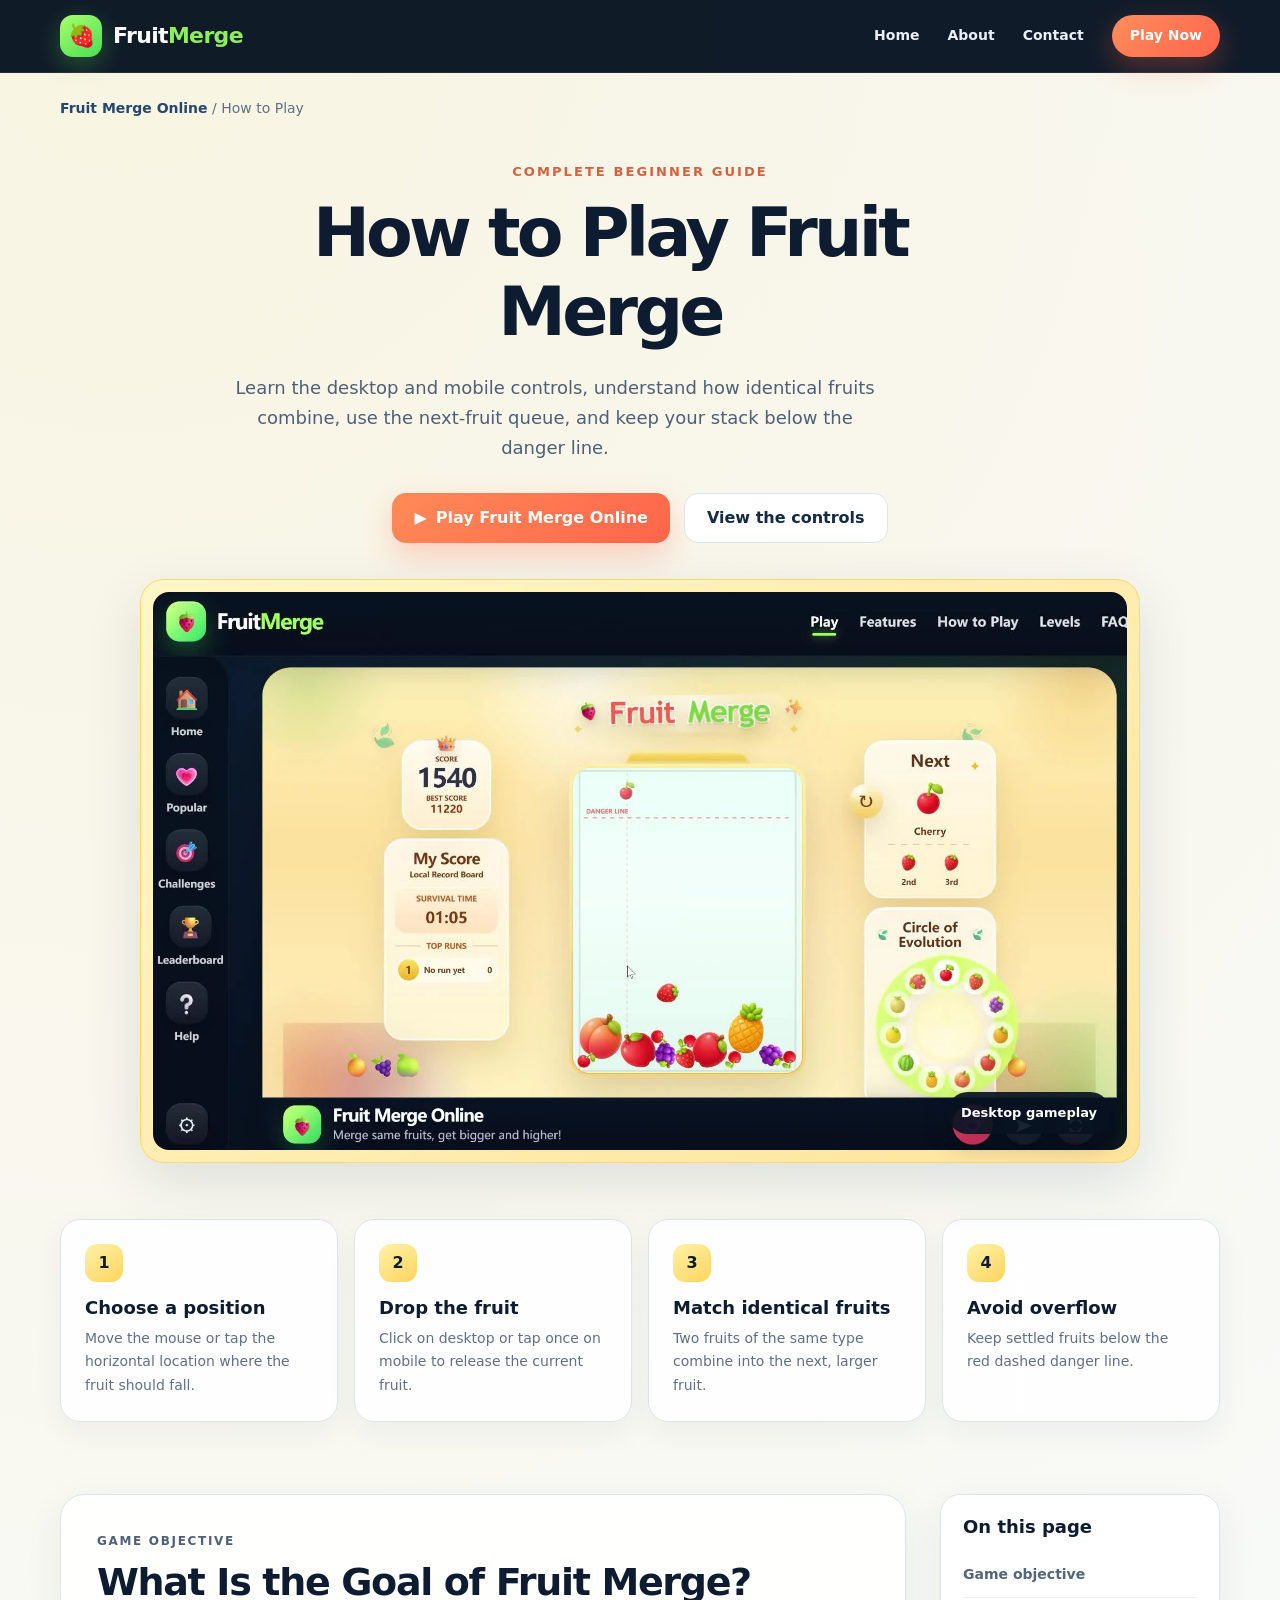
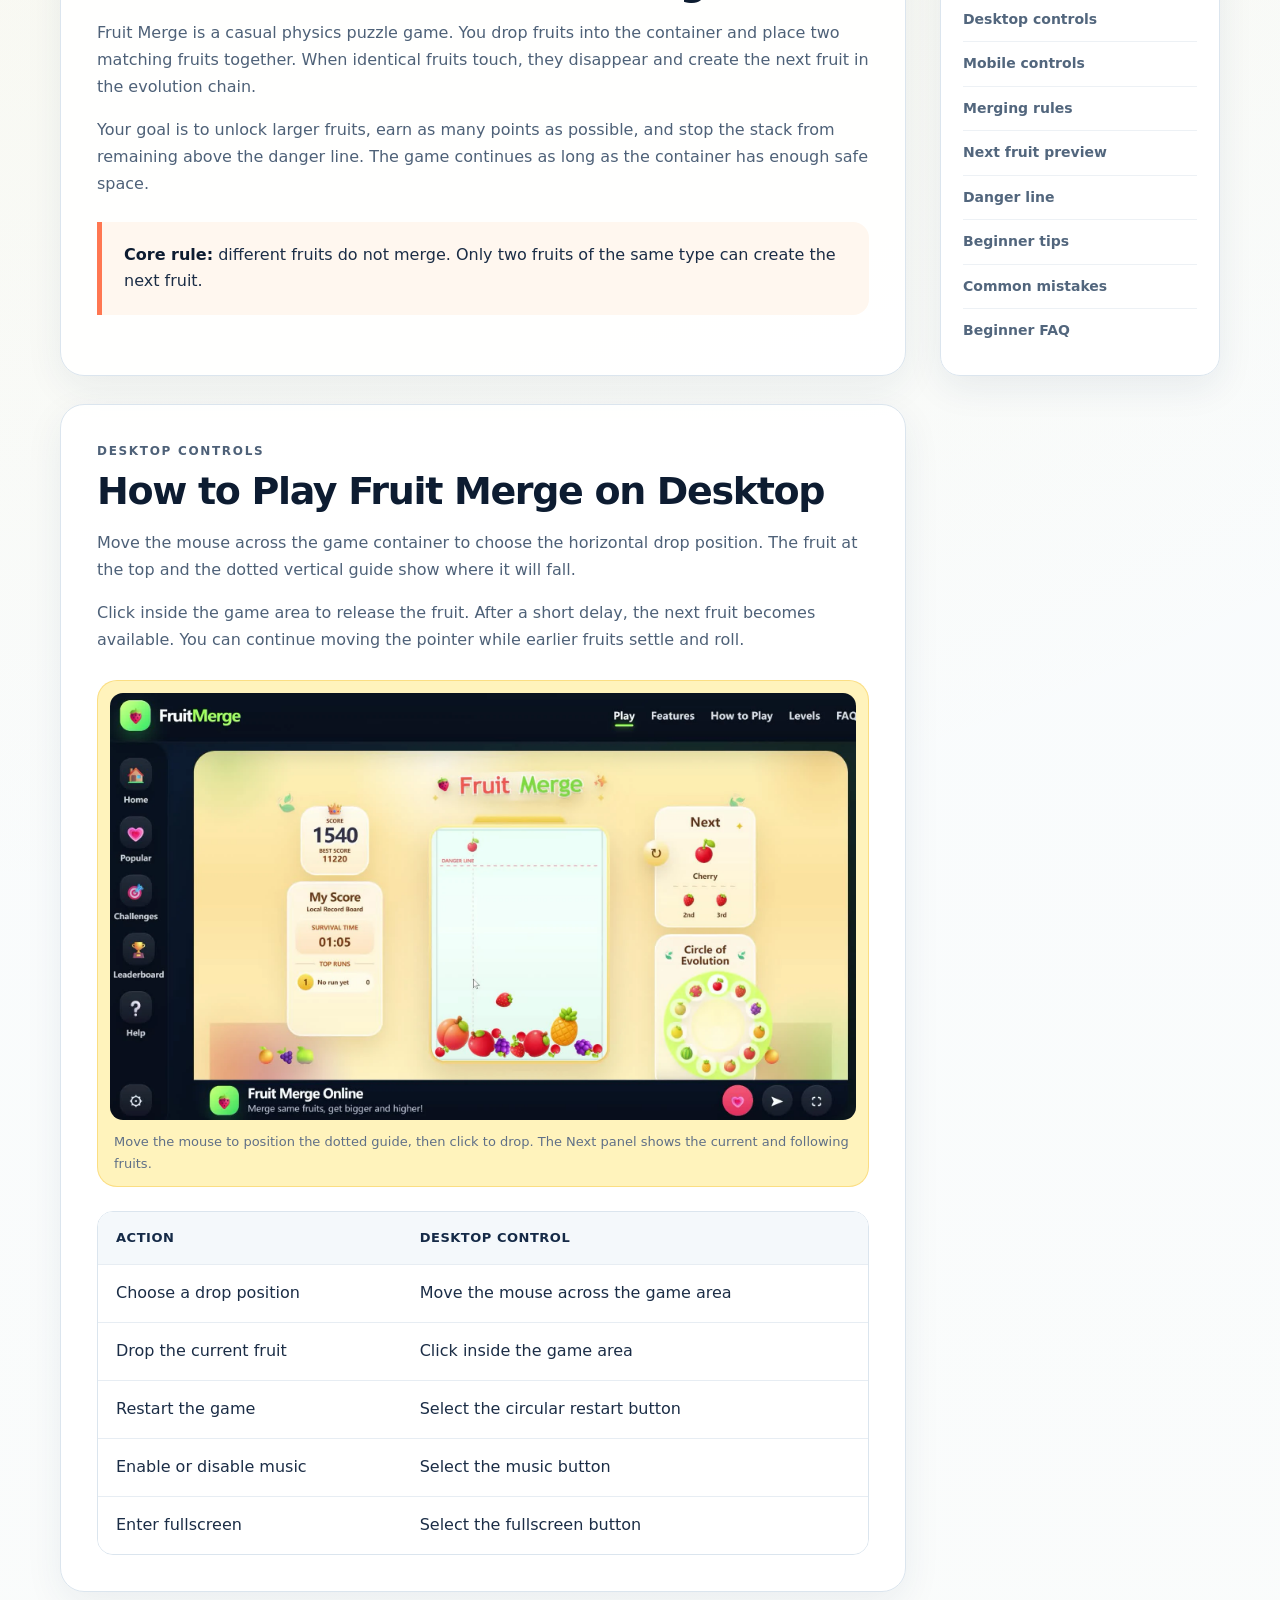
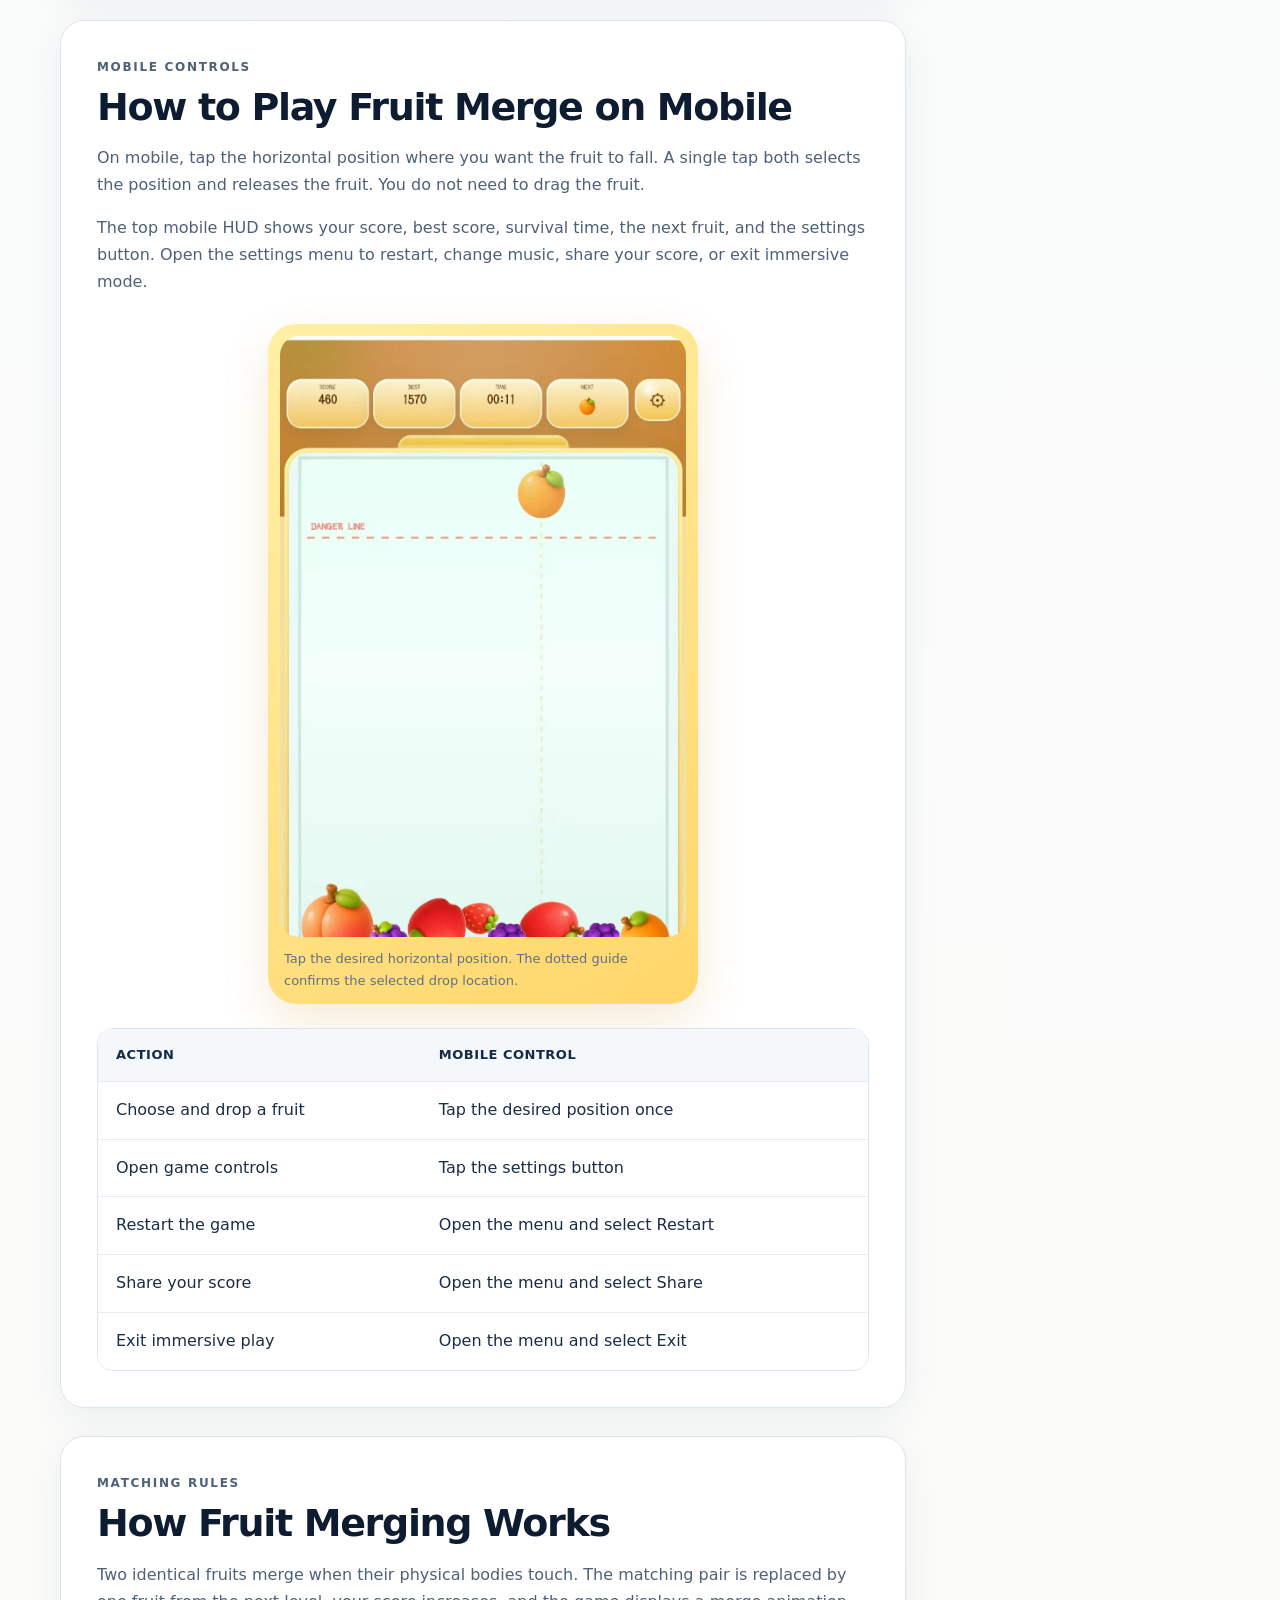
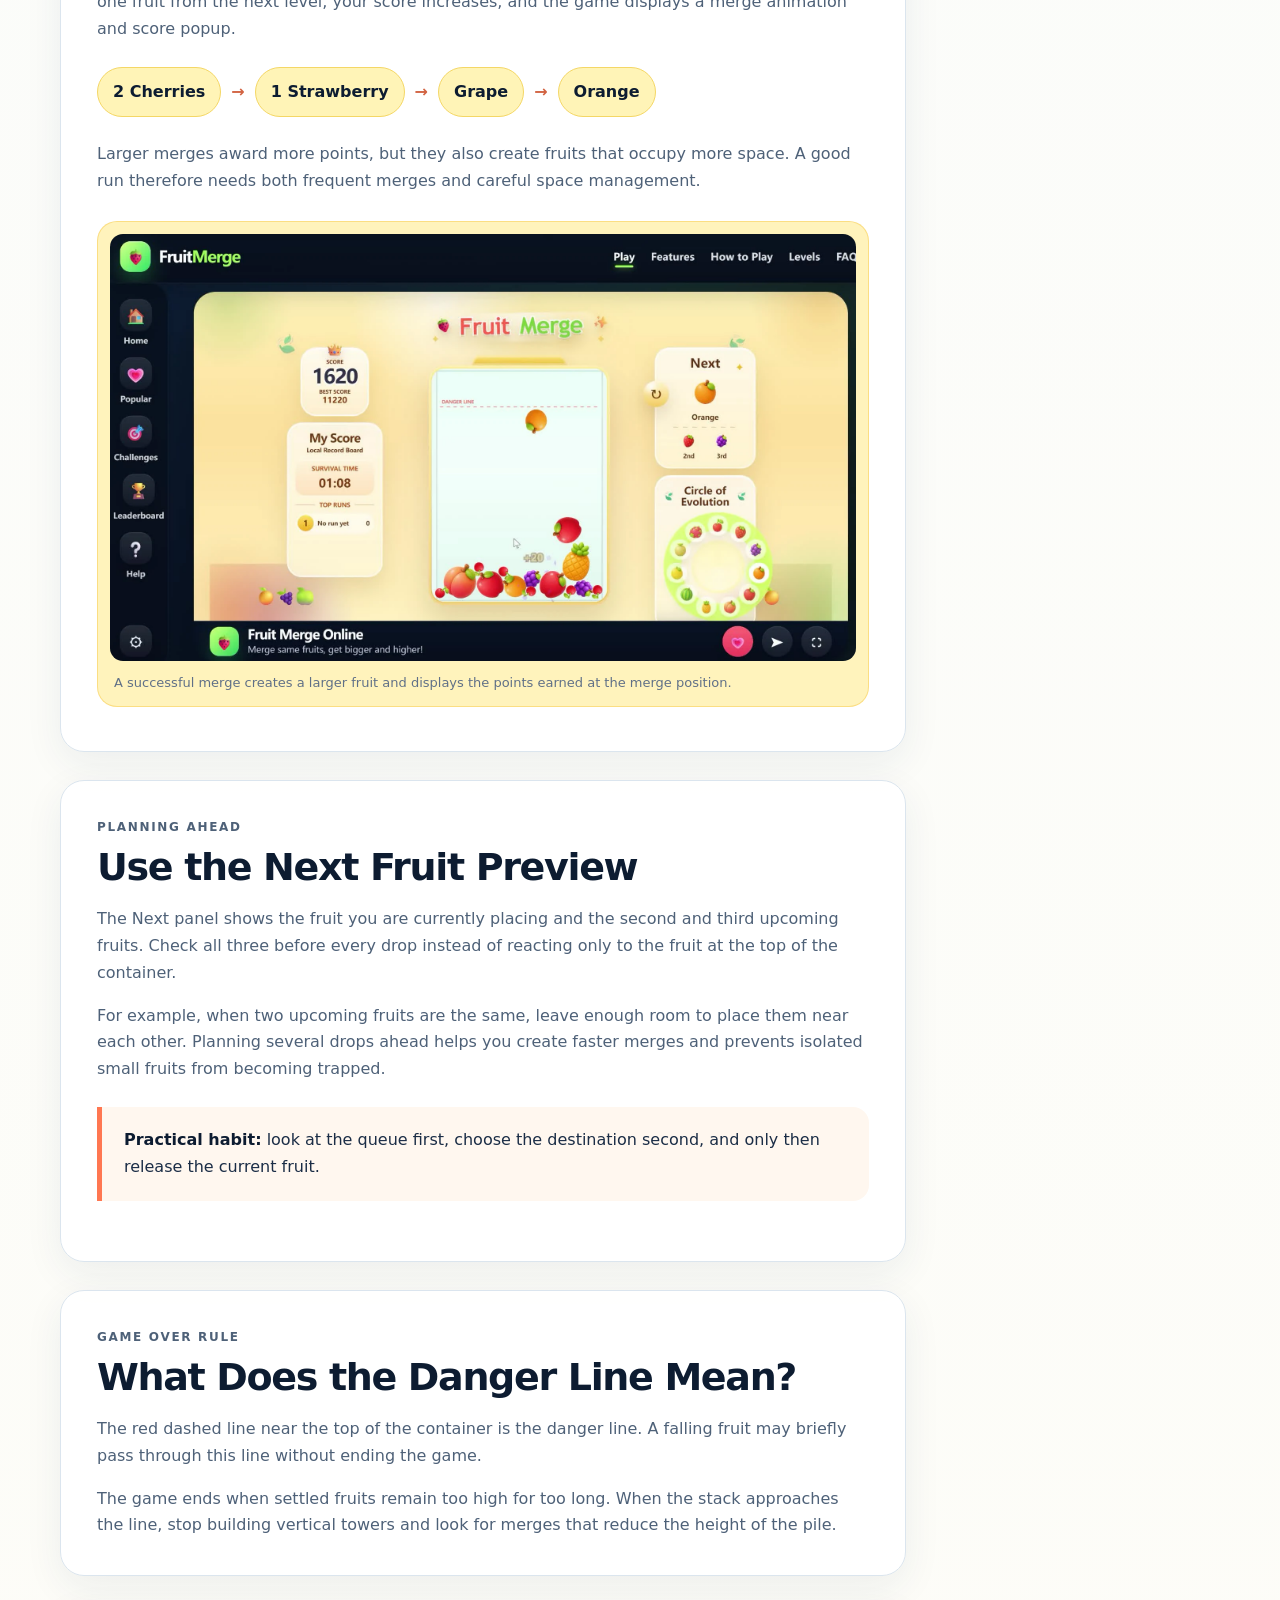
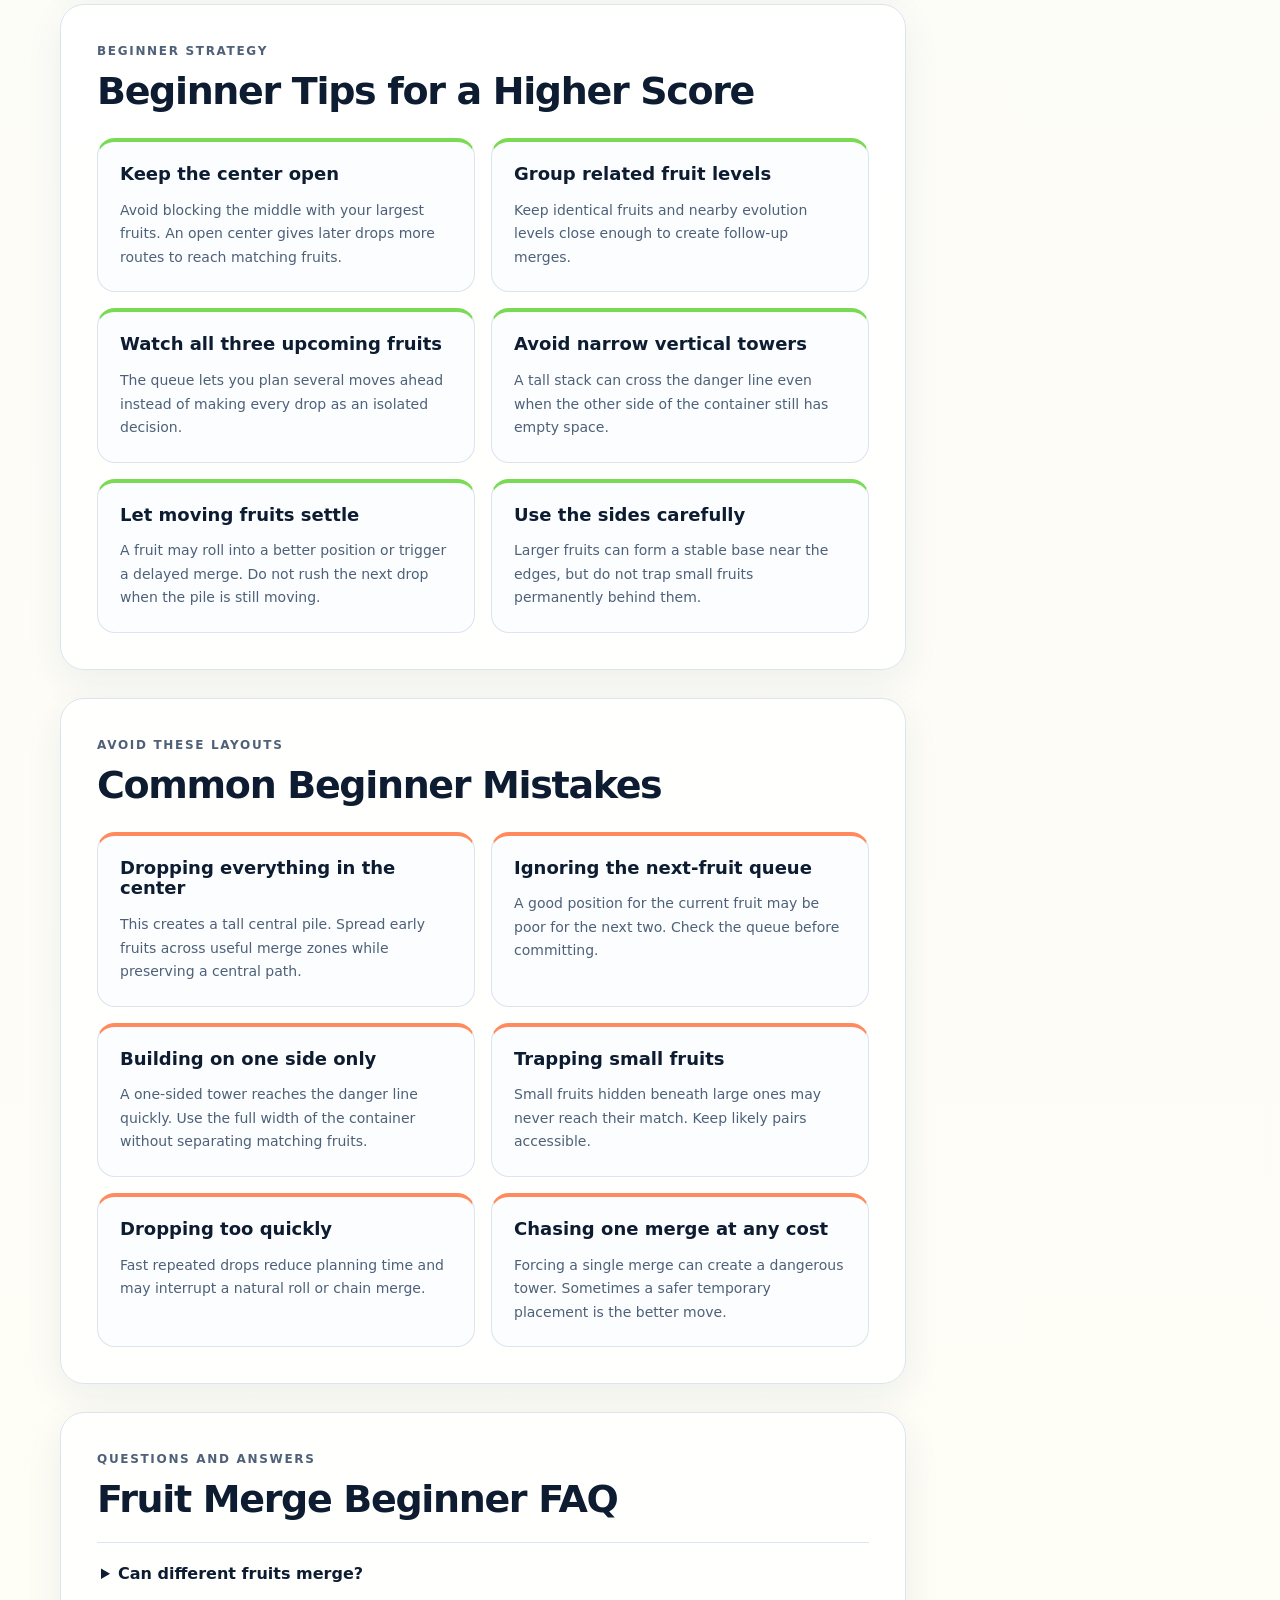
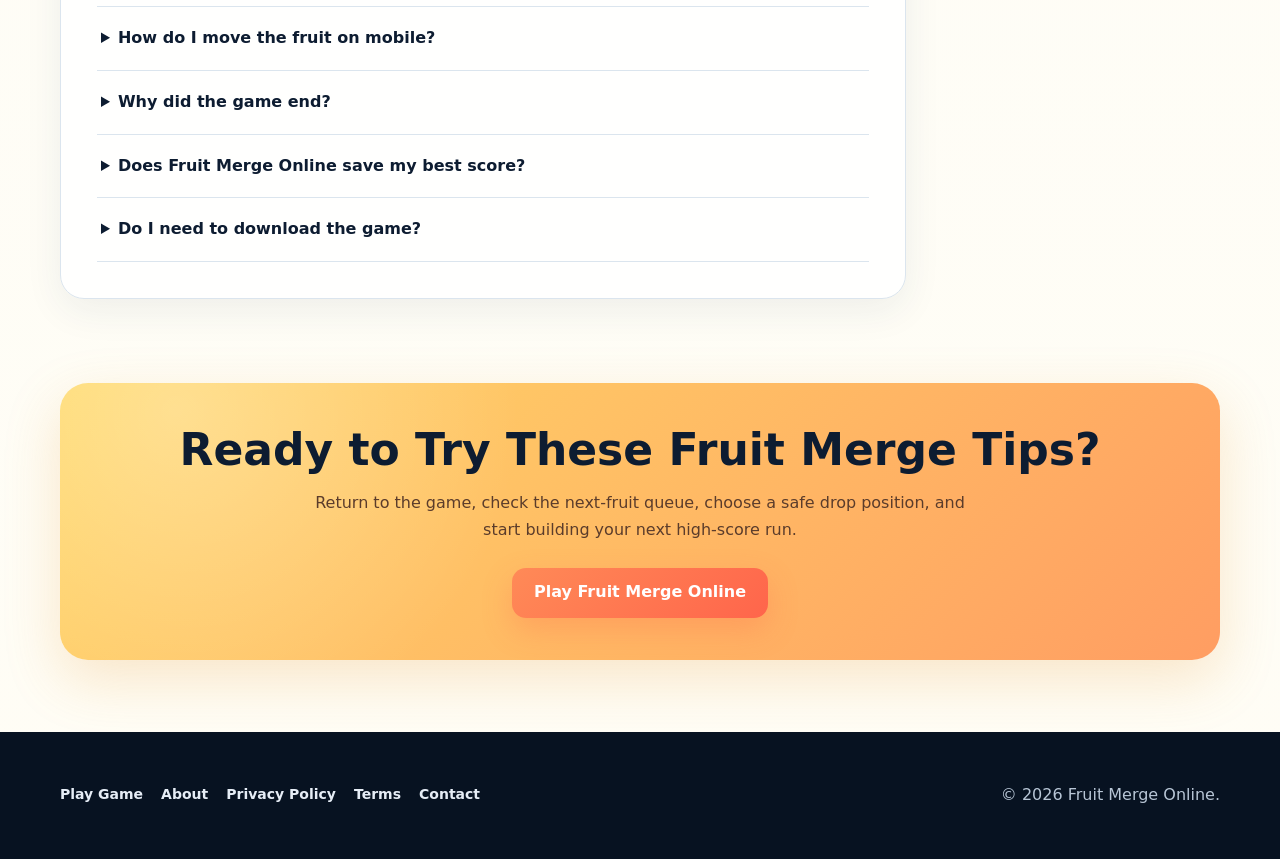
<file: how-to-play-fruit-merge.html>
<!DOCTYPE html>
<!-- Fruit Merge How-To Page: single-column fixed version v3 -->
<html lang="en">
<head>
  <meta charset="UTF-8" />
  <meta name="viewport" content="width=device-width, initial-scale=1.0" />

  <title>How to Play Fruit Merge: Rules, Controls and Beginner Guide</title>

  <meta
    name="description"
    content="Learn how to play Fruit Merge on desktop and mobile. Understand the controls, matching rules, scoring, next-fruit preview, danger line, and beginner strategies."
  />

  <meta name="robots" content="index, follow, max-image-preview:large" />

  <link
    rel="canonical"
    href="https://fruitmerge.online/how-to-play-fruit-merge.html"
  />

  <link rel="icon" href="/favicon.svg" type="image/svg+xml" />

  <meta property="og:type" content="article" />
  <meta property="og:site_name" content="Fruit Merge Online" />
  <meta
    property="og:title"
    content="How to Play Fruit Merge: Rules, Controls and Beginner Guide"
  />
  <meta
    property="og:description"
    content="A complete beginner guide to Fruit Merge controls, matching rules, scoring, the danger line, and mobile play."
  />
  <meta
    property="og:url"
    content="https://fruitmerge.online/how-to-play-fruit-merge.html"
  />
  <meta
    property="og:image"
    content="https://fruitmerge.online/assets/guides/desktop-controls.webp"
  />

  <meta name="twitter:card" content="summary_large_image" />
  <meta
    name="twitter:title"
    content="How to Play Fruit Merge: Beginner Guide"
  />
  <meta
    name="twitter:description"
    content="Learn Fruit Merge controls, merging rules, scoring, the next-fruit queue, and danger-line strategy."
  />
  <meta
    name="twitter:image"
    content="https://fruitmerge.online/assets/guides/desktop-controls.webp"
  />

  <meta name="theme-color" content="#071221" />

  <style>
    :root {
      --navy-950: #071221;
      --navy-900: #0d1c31;
      --navy-800: #152a47;
      --navy-700: #24466f;
      --text: #1b2d46;
      --muted: #607087;
      --cream: #fff9e8;
      --yellow: #ffd65c;
      --orange: #ff7a52;
      --green: #7bdf4d;
      --mint: #eafbf4;
      --line: #dbe5ee;
      --white: #ffffff;
      --shadow: 0 18px 55px rgba(18, 43, 71, 0.12);
    }

    * {
      box-sizing: border-box;
    }

    html {
      scroll-behavior: smooth;
    }

    body {
      margin: 0;
      overflow-x: hidden;
      color: var(--text);
      background:
        radial-gradient(circle at 10% 0%, rgba(255, 214, 92, 0.18), transparent 28%),
        linear-gradient(180deg, #f7fbff 0%, #fffdf5 100%);
      font-family:
        Inter, ui-sans-serif, system-ui, -apple-system, BlinkMacSystemFont,
        "Segoe UI", sans-serif;
      line-height: 1.68;
    }

    img {
      display: block;
      width: 100%;
      max-width: 100%;
      height: auto !important;
      object-fit: contain;
    }

    figure {
      margin: 0;
    }

    a {
      color: inherit;
    }

    .site-header {
      position: sticky;
      top: 0;
      z-index: 50;
      background: rgba(7, 18, 33, 0.96);
      border-bottom: 1px solid rgba(255, 255, 255, 0.08);
      backdrop-filter: blur(14px);
    }

    .header-inner {
      width: min(1160px, calc(100% - 32px));
      min-height: 72px;
      margin: 0 auto;
      display: flex;
      align-items: center;
      justify-content: space-between;
      gap: 24px;
    }

    .brand {
      display: inline-flex;
      align-items: center;
      gap: 11px;
      color: var(--white);
      text-decoration: none;
      font-size: 22px;
      font-weight: 900;
      letter-spacing: -0.03em;
    }

    .brand-mark {
      width: 42px;
      height: 42px;
      display: grid;
      place-items: center;
      border-radius: 13px;
      background: linear-gradient(145deg, #a8ff6a, #49df55);
      box-shadow: 0 8px 24px rgba(88, 237, 90, 0.28);
    }

    .brand strong {
      color: #8cf05c;
    }

    .header-nav {
      display: flex;
      align-items: center;
      gap: 28px;
    }

    .header-nav a {
      color: #e9f0fa;
      text-decoration: none;
      font-size: 14px;
      font-weight: 750;
    }

    .header-nav a:hover,
    .header-nav a:focus-visible {
      color: #a4f66f;
    }

    .header-play {
      display: inline-flex;
      align-items: center;
      justify-content: center;
      min-height: 42px;
      padding: 0 18px;
      border-radius: 999px;
      background: linear-gradient(135deg, #ff8d5d, #ff654b);
      color: var(--white) !important;
      box-shadow: 0 10px 28px rgba(255, 104, 73, 0.3);
    }

    .page-shell {
      width: min(1160px, calc(100% - 32px));
      margin: 0 auto;
    }

    .breadcrumbs {
      padding: 24px 0 0;
      color: var(--muted);
      font-size: 14px;
    }

    .breadcrumbs a {
      text-decoration: none;
      color: var(--navy-700);
      font-weight: 700;
    }

    .hero {
      padding: 40px 0 56px;
      display: block;
    }

    .hero > div:first-child {
      width: 100%;
      max-width: 820px;
      margin: 0 auto;
      text-align: center;
    }

    .hero .hero-actions {
      justify-content: center;
    }

    .eyebrow {
      margin: 0 0 12px;
      color: #d95f3f;
      font-size: 13px;
      font-weight: 900;
      letter-spacing: 0.16em;
      text-transform: uppercase;
    }

    h1,
    h2,
    h3 {
      line-height: 1.15;
      color: var(--navy-900);
    }

    h1 {
      margin: 0;
      max-width: 760px;
      font-size: clamp(40px, 6vw, 68px);
      letter-spacing: -0.055em;
    }

    .hero-lead {
      max-width: 650px;
      margin: 22px 0 0;
      color: #4d6078;
      font-size: 18px;
    }

    .hero-actions {
      margin-top: 30px;
      display: flex;
      flex-wrap: wrap;
      gap: 14px;
    }

    .button {
      min-height: 50px;
      padding: 0 22px;
      display: inline-flex;
      align-items: center;
      justify-content: center;
      gap: 9px;
      border-radius: 14px;
      text-decoration: none;
      font-weight: 850;
    }

    .button-primary {
      background: linear-gradient(135deg, #ff8a57, #ff654b);
      color: var(--white);
      box-shadow: 0 12px 30px rgba(255, 101, 75, 0.28);
    }

    .button-secondary {
      background: var(--white);
      color: var(--navy-800);
      border: 1px solid var(--line);
    }

    .hero-visual {
      position: relative;
      width: 100%;
      max-width: 1000px;
      margin: 36px auto 0;
      padding: 12px;
      overflow: hidden;
      border: 1px solid rgba(255, 198, 64, 0.55);
      border-radius: 24px;
      background: linear-gradient(145deg, #fff6c6, #ffe49c);
      box-shadow: var(--shadow);
    }

    .hero-visual img {
      display: block;
      width: 100%;
      height: auto !important;
      max-height: none;
      aspect-ratio: auto;
      object-fit: contain;
      border-radius: 16px;
    }

    .hero-badge {
      position: absolute;
      right: 28px;
      bottom: 28px;
      padding: 10px 14px;
      border-radius: 999px;
      background: rgba(7, 18, 33, 0.92);
      color: var(--white);
      font-size: 13px;
      font-weight: 800;
      box-shadow: 0 10px 25px rgba(7, 18, 33, 0.25);
    }

    .quick-steps {
      margin: 0 0 72px;
      display: grid;
      grid-template-columns: repeat(4, 1fr);
      gap: 16px;
    }

    .quick-step {
      min-height: 156px;
      padding: 24px;
      border: 1px solid var(--line);
      border-radius: 20px;
      background: rgba(255, 255, 255, 0.92);
      box-shadow: 0 10px 30px rgba(28, 57, 91, 0.06);
    }

    .quick-step b {
      width: 38px;
      height: 38px;
      display: grid;
      place-items: center;
      margin-bottom: 16px;
      border-radius: 12px;
      color: var(--navy-900);
      background: linear-gradient(145deg, #fff2a9, #ffd45d);
    }

    .quick-step h2 {
      margin: 0 0 8px;
      font-size: 18px;
    }

    .quick-step p {
      margin: 0;
      color: var(--muted);
      font-size: 14px;
    }

    .content-layout {
      display: grid;
      grid-template-columns: minmax(0, 1fr) 280px;
      align-items: start;
      gap: 34px;
    }

    .article {
      min-width: 0;
    }

    .article-section {
      margin-bottom: 28px;
      padding: 36px;
      border: 1px solid var(--line);
      border-radius: 24px;
      background: rgba(255, 255, 255, 0.94);
      box-shadow: 0 12px 38px rgba(24, 52, 83, 0.07);
    }

    .section-label {
      margin: 0 0 9px;
      color: #df633f;
      font-size: 12px;
      font-weight: 900;
      letter-spacing: 0.14em;
      text-transform: uppercase;
    }

    .article-section h2 {
      margin: 0 0 16px;
      font-size: clamp(28px, 4vw, 38px);
      letter-spacing: -0.035em;
    }

    .article-section h3 {
      margin: 28px 0 9px;
      font-size: 21px;
    }

    .article-section p {
      color: #4e6178;
    }

    .article-section p:last-child {
      margin-bottom: 0;
    }

    .feature-image {
      margin: 26px 0 8px;
      padding: 12px;
      overflow: hidden;
      border-radius: 20px;
      background: #fff3bc;
      border: 1px solid rgba(244, 189, 45, 0.4);
    }

    .feature-image img {
      width: 100%;
      border-radius: 13px;
    }

    figcaption {
      padding: 11px 4px 0;
      color: var(--muted);
      font-size: 13px;
    }

    .mobile-image-wrap {
      max-width: 430px;
      margin: 28px auto 8px;
      padding: 12px;
      border-radius: 28px;
      background: linear-gradient(145deg, #fff0a7, #ffd66a);
      box-shadow: 0 18px 45px rgba(205, 143, 32, 0.18);
    }

    .mobile-image-wrap img {
      border-radius: 19px;
    }

    .control-table-wrap {
      overflow-x: auto;
      margin-top: 24px;
      border: 1px solid var(--line);
      border-radius: 16px;
    }

    table {
      width: 100%;
      border-collapse: collapse;
      min-width: 520px;
      background: var(--white);
    }

    th,
    td {
      padding: 15px 18px;
      text-align: left;
      border-bottom: 1px solid #e7edf3;
    }

    th {
      color: var(--navy-800);
      background: #f4f8fb;
      font-size: 13px;
      letter-spacing: 0.04em;
      text-transform: uppercase;
    }

    tr:last-child td {
      border-bottom: 0;
    }

    .merge-chain {
      margin: 24px 0;
      display: flex;
      flex-wrap: wrap;
      align-items: center;
      gap: 10px;
    }

    .merge-chip {
      padding: 11px 15px;
      border-radius: 999px;
      color: var(--navy-900);
      background: #fff4b7;
      border: 1px solid #f4d766;
      font-weight: 850;
    }

    .merge-arrow {
      color: #d26341;
      font-weight: 900;
    }

    .tip-grid,
    .mistake-grid {
      margin-top: 24px;
      display: grid;
      grid-template-columns: repeat(2, 1fr);
      gap: 16px;
    }

    .tip-card,
    .mistake-card {
      padding: 22px;
      border-radius: 18px;
      border: 1px solid var(--line);
      background: #fbfdff;
    }

    .tip-card h3,
    .mistake-card h3 {
      margin-top: 0;
      font-size: 18px;
    }

    .tip-card p,
    .mistake-card p {
      margin-bottom: 0;
      font-size: 14px;
    }

    .tip-card {
      border-top: 4px solid #79da54;
    }

    .mistake-card {
      border-top: 4px solid #ff8a5d;
    }

    .callout {
      margin: 24px 0;
      padding: 20px 22px;
      border-left: 5px solid #ff7751;
      border-radius: 0 16px 16px 0;
      background: #fff7ef;
    }

    .callout strong {
      color: var(--navy-900);
    }

    .sidebar {
      position: sticky;
      top: 96px;
      padding: 22px;
      border: 1px solid var(--line);
      border-radius: 20px;
      background: rgba(255, 255, 255, 0.96);
      box-shadow: 0 12px 36px rgba(24, 52, 83, 0.08);
    }

    .sidebar h2 {
      margin: 0 0 15px;
      font-size: 18px;
    }

    .sidebar a {
      display: block;
      padding: 10px 0;
      color: #52667d;
      text-decoration: none;
      border-bottom: 1px solid #edf1f5;
      font-size: 14px;
      font-weight: 700;
    }

    .sidebar a:last-child {
      border-bottom: 0;
    }

    .sidebar a:hover,
    .sidebar a:focus-visible {
      color: #e36242;
    }

    .faq-list {
      margin-top: 20px;
    }

    details {
      border-top: 1px solid var(--line);
    }

    details:last-child {
      border-bottom: 1px solid var(--line);
    }

    summary {
      cursor: pointer;
      padding: 18px 4px;
      color: var(--navy-900);
      font-weight: 850;
    }

    details p {
      margin-top: 0;
      padding: 0 4px 18px;
    }

    .final-cta {
      margin: 56px 0 72px;
      padding: 42px;
      text-align: center;
      border-radius: 28px;
      background:
        radial-gradient(circle at 10% 10%, rgba(255,255,255,0.28), transparent 32%),
        linear-gradient(135deg, #ffd967, #ff9d62);
      box-shadow: 0 20px 55px rgba(227, 148, 46, 0.22);
    }

    .final-cta h2 {
      margin: 0;
      font-size: clamp(30px, 5vw, 44px);
    }

    .final-cta p {
      max-width: 650px;
      margin: 14px auto 24px;
      color: #5b3c2b;
    }

    .site-footer {
      padding: 34px 0;
      color: #b8c6d6;
      background: var(--navy-950);
    }

    .footer-inner {
      width: min(1160px, calc(100% - 32px));
      margin: 0 auto;
      display: flex;
      flex-wrap: wrap;
      align-items: center;
      justify-content: space-between;
      gap: 18px;
    }

    .footer-links {
      display: flex;
      flex-wrap: wrap;
      gap: 18px;
    }

    .footer-links a {
      color: #e6edf6;
      text-decoration: none;
      font-size: 14px;
      font-weight: 700;
    }

    .sr-only {
      position: absolute !important;
      width: 1px !important;
      height: 1px !important;
      padding: 0 !important;
      margin: -1px !important;
      overflow: hidden !important;
      clip: rect(0, 0, 0, 0) !important;
      white-space: nowrap !important;
      border: 0 !important;
    }

    :focus-visible {
      outline: 3px solid #8aec59;
      outline-offset: 3px;
    }

    @media (max-width: 980px) {
      .quick-steps {
        grid-template-columns: repeat(2, 1fr);
      }

      .content-layout {
        grid-template-columns: 1fr;
      }

      .sidebar {
        display: none;
      }
    }

    @media (max-width: 760px) {
      .header-inner {
        min-height: 64px;
      }

      .header-nav a:not(.header-play) {
        display: none;
      }

      .brand {
        font-size: 19px;
      }

      .brand-mark {
        width: 38px;
        height: 38px;
      }

      .hero {
        padding-top: 28px;
        gap: 30px;
      }

      .hero-visual {
        padding: 9px;
        border-radius: 20px;
      }

      .hero-visual img {
        border-radius: 13px;
      }

      .hero-badge {
        right: 18px;
        bottom: 18px;
      }

      .article-section {
        padding: 25px 20px;
        border-radius: 20px;
      }

      .tip-grid,
      .mistake-grid {
        grid-template-columns: 1fr;
      }

      .final-cta {
        padding: 34px 22px;
      }

      .footer-inner {
        display: block;
      }

      .footer-links {
        margin-bottom: 18px;
      }
    }

    @media (max-width: 560px) {
      .page-shell,
      .header-inner,
      .footer-inner {
        width: min(100% - 22px, 1160px);
      }

      h1 {
        font-size: 42px;
      }

      .hero-lead {
        font-size: 16px;
      }

      .hero-actions {
        display: grid;
      }

      .quick-steps {
        grid-template-columns: 1fr;
      }

      .quick-step {
        min-height: 0;
      }

      .breadcrumbs {
        font-size: 13px;
      }

      .article-section h2 {
        font-size: 29px;
      }
    }
  </style>

  <script type="application/ld+json">
  {
    "@context": "https://schema.org",
    "@type": "HowTo",
    "name": "How to Play Fruit Merge",
    "description": "Learn how to choose a drop position, release fruits, merge matching fruits, use the next-fruit preview, and avoid the danger line.",
    "image": "https://fruitmerge.online/assets/guides/desktop-controls.webp",
    "totalTime": "PT3M",
    "step": [
      {
        "@type": "HowToStep",
        "name": "Choose a drop position",
        "text": "Move the mouse on desktop or tap the desired horizontal position on mobile."
      },
      {
        "@type": "HowToStep",
        "name": "Drop the fruit",
        "text": "Click inside the game area on desktop or tap once on mobile to release the fruit."
      },
      {
        "@type": "HowToStep",
        "name": "Merge matching fruits",
        "text": "Place two identical fruits together so they combine into the next fruit."
      },
      {
        "@type": "HowToStep",
        "name": "Use the next-fruit preview",
        "text": "Check the current, second, and third upcoming fruits before choosing each position."
      },
      {
        "@type": "HowToStep",
        "name": "Stay below the danger line",
        "text": "Prevent settled fruits from remaining above the red dashed danger line."
      }
    ]
  }
  </script>

  <script type="application/ld+json">
  {
    "@context": "https://schema.org",
    "@type": "FAQPage",
    "mainEntity": [
      {
        "@type": "Question",
        "name": "Can different fruits merge?",
        "acceptedAnswer": {
          "@type": "Answer",
          "text": "No. Only two fruits of the same type can merge into the next fruit."
        }
      },
      {
        "@type": "Question",
        "name": "How do I drop a fruit on mobile?",
        "acceptedAnswer": {
          "@type": "Answer",
          "text": "Tap the horizontal position where you want the fruit to fall. You do not need to drag it."
        }
      },
      {
        "@type": "Question",
        "name": "Why did my Fruit Merge game end?",
        "acceptedAnswer": {
          "@type": "Answer",
          "text": "The game ends when settled fruits remain above the danger line for too long."
        }
      },
      {
        "@type": "Question",
        "name": "Does Fruit Merge Online save my best score?",
        "acceptedAnswer": {
          "@type": "Answer",
          "text": "Yes. Your best score and recent runs are stored locally in your browser."
        }
      }
    ]
  }
  </script>

  <script type="application/ld+json">
  {
    "@context": "https://schema.org",
    "@type": "BreadcrumbList",
    "itemListElement": [
      {
        "@type": "ListItem",
        "position": 1,
        "name": "Fruit Merge Online",
        "item": "https://fruitmerge.online/"
      },
      {
        "@type": "ListItem",
        "position": 2,
        "name": "How to Play Fruit Merge",
        "item": "https://fruitmerge.online/how-to-play-fruit-merge.html"
      }
    ]
  }
  </script>
</head>

<body>
  <header class="site-header">
    <div class="header-inner">
      <a class="brand" href="/" aria-label="Fruit Merge Online home">
        <span class="brand-mark" aria-hidden="true">🍓</span>
        <span>Fruit<strong>Merge</strong></span>
      </a>

      <nav class="header-nav" aria-label="Main navigation">
        <a href="/">Home</a>
        <a href="/about.html">About</a>
        <a href="/contact.html">Contact</a>
        <a class="header-play" href="/#game">Play Now</a>
      </nav>
    </div>
  </header>

  <main class="page-shell">
    <nav class="breadcrumbs" aria-label="Breadcrumb">
      <a href="/">Fruit Merge Online</a>
      <span aria-hidden="true"> / </span>
      <span>How to Play</span>
    </nav>

    <section class="hero">
      <div>
        <p class="eyebrow">Complete beginner guide</p>

        <h1>How to Play Fruit Merge</h1>

        <p class="hero-lead">
          Learn the desktop and mobile controls, understand how identical
          fruits combine, use the next-fruit queue, and keep your stack below
          the danger line.
        </p>

        <div class="hero-actions">
          <a class="button button-primary" href="/#game">
            <span aria-hidden="true">▶</span>
            Play Fruit Merge Online
          </a>

          <a class="button button-secondary" href="#desktop-controls">
            View the controls
          </a>
        </div>
      </div>

      <figure class="hero-visual">
        <img
          src="/assets/guides/desktop-controls.webp" style="display:block;width:100%;height:auto!important;object-fit:contain;"
          alt="Fruit Merge Online desktop game showing the score, drop guide, danger line, next fruit panel, and fruit evolution circle"
          fetchpriority="high"
        />
        <figcaption class="sr-only">
          Desktop Fruit Merge gameplay interface.
        </figcaption>
        <span class="hero-badge">Desktop gameplay</span>
      </figure>
    </section>

    <section class="quick-steps" aria-label="Fruit Merge quick start steps">
      <article class="quick-step">
        <b>1</b>
        <h2>Choose a position</h2>
        <p>Move the mouse or tap the horizontal location where the fruit should fall.</p>
      </article>

      <article class="quick-step">
        <b>2</b>
        <h2>Drop the fruit</h2>
        <p>Click on desktop or tap once on mobile to release the current fruit.</p>
      </article>

      <article class="quick-step">
        <b>3</b>
        <h2>Match identical fruits</h2>
        <p>Two fruits of the same type combine into the next, larger fruit.</p>
      </article>

      <article class="quick-step">
        <b>4</b>
        <h2>Avoid overflow</h2>
        <p>Keep settled fruits below the red dashed danger line.</p>
      </article>
    </section>

    <div class="content-layout">
      <article class="article">
        <section class="article-section" id="goal">
          <p class="section-label">Game objective</p>
          <h2>What Is the Goal of Fruit Merge?</h2>

          <p>
            Fruit Merge is a casual physics puzzle game. You drop fruits into
            the container and place two matching fruits together. When
            identical fruits touch, they disappear and create the next fruit
            in the evolution chain.
          </p>

          <p>
            Your goal is to unlock larger fruits, earn as many points as
            possible, and stop the stack from remaining above the danger line.
            The game continues as long as the container has enough safe space.
          </p>

          <div class="callout">
            <strong>Core rule:</strong>
            different fruits do not merge. Only two fruits of the same type
            can create the next fruit.
          </div>
        </section>

        <section class="article-section" id="desktop-controls">
          <p class="section-label">Desktop controls</p>
          <h2>How to Play Fruit Merge on Desktop</h2>

          <p>
            Move the mouse across the game container to choose the horizontal
            drop position. The fruit at the top and the dotted vertical guide
            show where it will fall.
          </p>

          <p>
            Click inside the game area to release the fruit. After a short
            delay, the next fruit becomes available. You can continue moving
            the pointer while earlier fruits settle and roll.
          </p>

          <figure class="feature-image">
            <img
              src="/assets/guides/desktop-controls.webp" style="display:block;width:100%;height:auto!important;object-fit:contain;"
              alt="Desktop Fruit Merge controls with a dotted drop guide, danger line, score panel, and next fruit preview"
              loading="lazy"
            />
            <figcaption>
              Move the mouse to position the dotted guide, then click to drop.
              The Next panel shows the current and following fruits.
            </figcaption>
          </figure>

          <div class="control-table-wrap">
            <table>
              <thead>
                <tr>
                  <th>Action</th>
                  <th>Desktop control</th>
                </tr>
              </thead>
              <tbody>
                <tr>
                  <td>Choose a drop position</td>
                  <td>Move the mouse across the game area</td>
                </tr>
                <tr>
                  <td>Drop the current fruit</td>
                  <td>Click inside the game area</td>
                </tr>
                <tr>
                  <td>Restart the game</td>
                  <td>Select the circular restart button</td>
                </tr>
                <tr>
                  <td>Enable or disable music</td>
                  <td>Select the music button</td>
                </tr>
                <tr>
                  <td>Enter fullscreen</td>
                  <td>Select the fullscreen button</td>
                </tr>
              </tbody>
            </table>
          </div>
        </section>

        <section class="article-section" id="mobile-controls">
          <p class="section-label">Mobile controls</p>
          <h2>How to Play Fruit Merge on Mobile</h2>

          <p>
            On mobile, tap the horizontal position where you want the fruit to
            fall. A single tap both selects the position and releases the fruit.
            You do not need to drag the fruit.
          </p>

          <p>
            The top mobile HUD shows your score, best score, survival time,
            the next fruit, and the settings button. Open the settings menu to
            restart, change music, share your score, or exit immersive mode.
          </p>

          <figure class="mobile-image-wrap">
            <img
              src="/assets/guides/mobile-controls.webp" style="display:block;width:100%;height:auto!important;object-fit:contain;"
              alt="Mobile Fruit Merge gameplay showing score, best score, time, next fruit, settings button, danger line, and tap drop guide"
              loading="lazy"
            />
            <figcaption>
              Tap the desired horizontal position. The dotted guide confirms
              the selected drop location.
            </figcaption>
          </figure>

          <div class="control-table-wrap">
            <table>
              <thead>
                <tr>
                  <th>Action</th>
                  <th>Mobile control</th>
                </tr>
              </thead>
              <tbody>
                <tr>
                  <td>Choose and drop a fruit</td>
                  <td>Tap the desired position once</td>
                </tr>
                <tr>
                  <td>Open game controls</td>
                  <td>Tap the settings button</td>
                </tr>
                <tr>
                  <td>Restart the game</td>
                  <td>Open the menu and select Restart</td>
                </tr>
                <tr>
                  <td>Share your score</td>
                  <td>Open the menu and select Share</td>
                </tr>
                <tr>
                  <td>Exit immersive play</td>
                  <td>Open the menu and select Exit</td>
                </tr>
              </tbody>
            </table>
          </div>
        </section>

        <section class="article-section" id="merging">
          <p class="section-label">Matching rules</p>
          <h2>How Fruit Merging Works</h2>

          <p>
            Two identical fruits merge when their physical bodies touch. The
            matching pair is replaced by one fruit from the next level, your
            score increases, and the game displays a merge animation and score
            popup.
          </p>

          <div class="merge-chain" aria-label="Example Fruit Merge evolution">
            <span class="merge-chip">2 Cherries</span>
            <span class="merge-arrow" aria-hidden="true">→</span>
            <span class="merge-chip">1 Strawberry</span>
            <span class="merge-arrow" aria-hidden="true">→</span>
            <span class="merge-chip">Grape</span>
            <span class="merge-arrow" aria-hidden="true">→</span>
            <span class="merge-chip">Orange</span>
          </div>

          <p>
            Larger merges award more points, but they also create fruits that
            occupy more space. A good run therefore needs both frequent merges
            and careful space management.
          </p>

          <figure class="feature-image">
            <img
              src="/assets/guides/desktop-merge-effect.webp" style="display:block;width:100%;height:auto!important;object-fit:contain;"
              alt="Fruit Merge desktop gameplay showing a plus twenty score popup after a successful merge"
              loading="lazy"
            />
            <figcaption>
              A successful merge creates a larger fruit and displays the points
              earned at the merge position.
            </figcaption>
          </figure>
        </section>

        <section class="article-section" id="next-preview">
          <p class="section-label">Planning ahead</p>
          <h2>Use the Next Fruit Preview</h2>

          <p>
            The Next panel shows the fruit you are currently placing and the
            second and third upcoming fruits. Check all three before every
            drop instead of reacting only to the fruit at the top of the
            container.
          </p>

          <p>
            For example, when two upcoming fruits are the same, leave enough
            room to place them near each other. Planning several drops ahead
            helps you create faster merges and prevents isolated small fruits
            from becoming trapped.
          </p>

          <div class="callout">
            <strong>Practical habit:</strong>
            look at the queue first, choose the destination second, and only
            then release the current fruit.
          </div>
        </section>

        <section class="article-section" id="danger-line">
          <p class="section-label">Game over rule</p>
          <h2>What Does the Danger Line Mean?</h2>

          <p>
            The red dashed line near the top of the container is the danger
            line. A falling fruit may briefly pass through this line without
            ending the game.
          </p>

          <p>
            The game ends when settled fruits remain too high for too long.
            When the stack approaches the line, stop building vertical towers
            and look for merges that reduce the height of the pile.
          </p>
        </section>

        <section class="article-section" id="beginner-tips">
          <p class="section-label">Beginner strategy</p>
          <h2>Beginner Tips for a Higher Score</h2>

          <div class="tip-grid">
            <article class="tip-card">
              <h3>Keep the center open</h3>
              <p>
                Avoid blocking the middle with your largest fruits. An open
                center gives later drops more routes to reach matching fruits.
              </p>
            </article>

            <article class="tip-card">
              <h3>Group related fruit levels</h3>
              <p>
                Keep identical fruits and nearby evolution levels close enough
                to create follow-up merges.
              </p>
            </article>

            <article class="tip-card">
              <h3>Watch all three upcoming fruits</h3>
              <p>
                The queue lets you plan several moves ahead instead of making
                every drop as an isolated decision.
              </p>
            </article>

            <article class="tip-card">
              <h3>Avoid narrow vertical towers</h3>
              <p>
                A tall stack can cross the danger line even when the other side
                of the container still has empty space.
              </p>
            </article>

            <article class="tip-card">
              <h3>Let moving fruits settle</h3>
              <p>
                A fruit may roll into a better position or trigger a delayed
                merge. Do not rush the next drop when the pile is still moving.
              </p>
            </article>

            <article class="tip-card">
              <h3>Use the sides carefully</h3>
              <p>
                Larger fruits can form a stable base near the edges, but do not
                trap small fruits permanently behind them.
              </p>
            </article>
          </div>
        </section>

        <section class="article-section" id="mistakes">
          <p class="section-label">Avoid these layouts</p>
          <h2>Common Beginner Mistakes</h2>

          <div class="mistake-grid">
            <article class="mistake-card">
              <h3>Dropping everything in the center</h3>
              <p>
                This creates a tall central pile. Spread early fruits across
                useful merge zones while preserving a central path.
              </p>
            </article>

            <article class="mistake-card">
              <h3>Ignoring the next-fruit queue</h3>
              <p>
                A good position for the current fruit may be poor for the next
                two. Check the queue before committing.
              </p>
            </article>

            <article class="mistake-card">
              <h3>Building on one side only</h3>
              <p>
                A one-sided tower reaches the danger line quickly. Use the full
                width of the container without separating matching fruits.
              </p>
            </article>

            <article class="mistake-card">
              <h3>Trapping small fruits</h3>
              <p>
                Small fruits hidden beneath large ones may never reach their
                match. Keep likely pairs accessible.
              </p>
            </article>

            <article class="mistake-card">
              <h3>Dropping too quickly</h3>
              <p>
                Fast repeated drops reduce planning time and may interrupt a
                natural roll or chain merge.
              </p>
            </article>

            <article class="mistake-card">
              <h3>Chasing one merge at any cost</h3>
              <p>
                Forcing a single merge can create a dangerous tower. Sometimes
                a safer temporary placement is the better move.
              </p>
            </article>
          </div>
        </section>

        <section class="article-section" id="faq">
          <p class="section-label">Questions and answers</p>
          <h2>Fruit Merge Beginner FAQ</h2>

          <div class="faq-list">
            <details>
              <summary>Can different fruits merge?</summary>
              <p>
                No. Only two fruits of the same type can merge into the next
                fruit in the evolution chain.
              </p>
            </details>

            <details>
              <summary>How do I move the fruit on mobile?</summary>
              <p>
                Tap the horizontal position where you want the fruit to fall.
                A single tap chooses the position and drops the fruit.
              </p>
            </details>

            <details>
              <summary>Why did the game end?</summary>
              <p>
                The game ends when settled fruits remain above the danger line
                for too long.
              </p>
            </details>

            <details>
              <summary>Does Fruit Merge Online save my best score?</summary>
              <p>
                Yes. Your best score, recent runs, and selected music preference
                are stored locally in your browser.
              </p>
            </details>

            <details>
              <summary>Do I need to download the game?</summary>
              <p>
                No. Fruit Merge Online runs directly in a modern web browser on
                desktop and mobile devices.
              </p>
            </details>
          </div>
        </section>
      </article>

      <aside class="sidebar" aria-label="Guide navigation">
        <h2>On this page</h2>
        <a href="#goal">Game objective</a>
        <a href="#desktop-controls">Desktop controls</a>
        <a href="#mobile-controls">Mobile controls</a>
        <a href="#merging">Merging rules</a>
        <a href="#next-preview">Next fruit preview</a>
        <a href="#danger-line">Danger line</a>
        <a href="#beginner-tips">Beginner tips</a>
        <a href="#mistakes">Common mistakes</a>
        <a href="#faq">Beginner FAQ</a>
      </aside>
    </div>

    <section class="final-cta">
      <h2>Ready to Try These Fruit Merge Tips?</h2>
      <p>
        Return to the game, check the next-fruit queue, choose a safe drop
        position, and start building your next high-score run.
      </p>
      <a class="button button-primary" href="/#game">
        Play Fruit Merge Online
      </a>
    </section>
  </main>

  <footer class="site-footer">
    <div class="footer-inner">
      <nav class="footer-links" aria-label="Footer navigation">
        <a href="/">Play Game</a>
        <a href="/about.html">About</a>
        <a href="/privacy-policy.html">Privacy Policy</a>
        <a href="/terms.html">Terms</a>
        <a href="/contact.html">Contact</a>
      </nav>

      <p>© 2026 Fruit Merge Online.</p>
    </div>
  </footer>
</body>
</html>
</file>
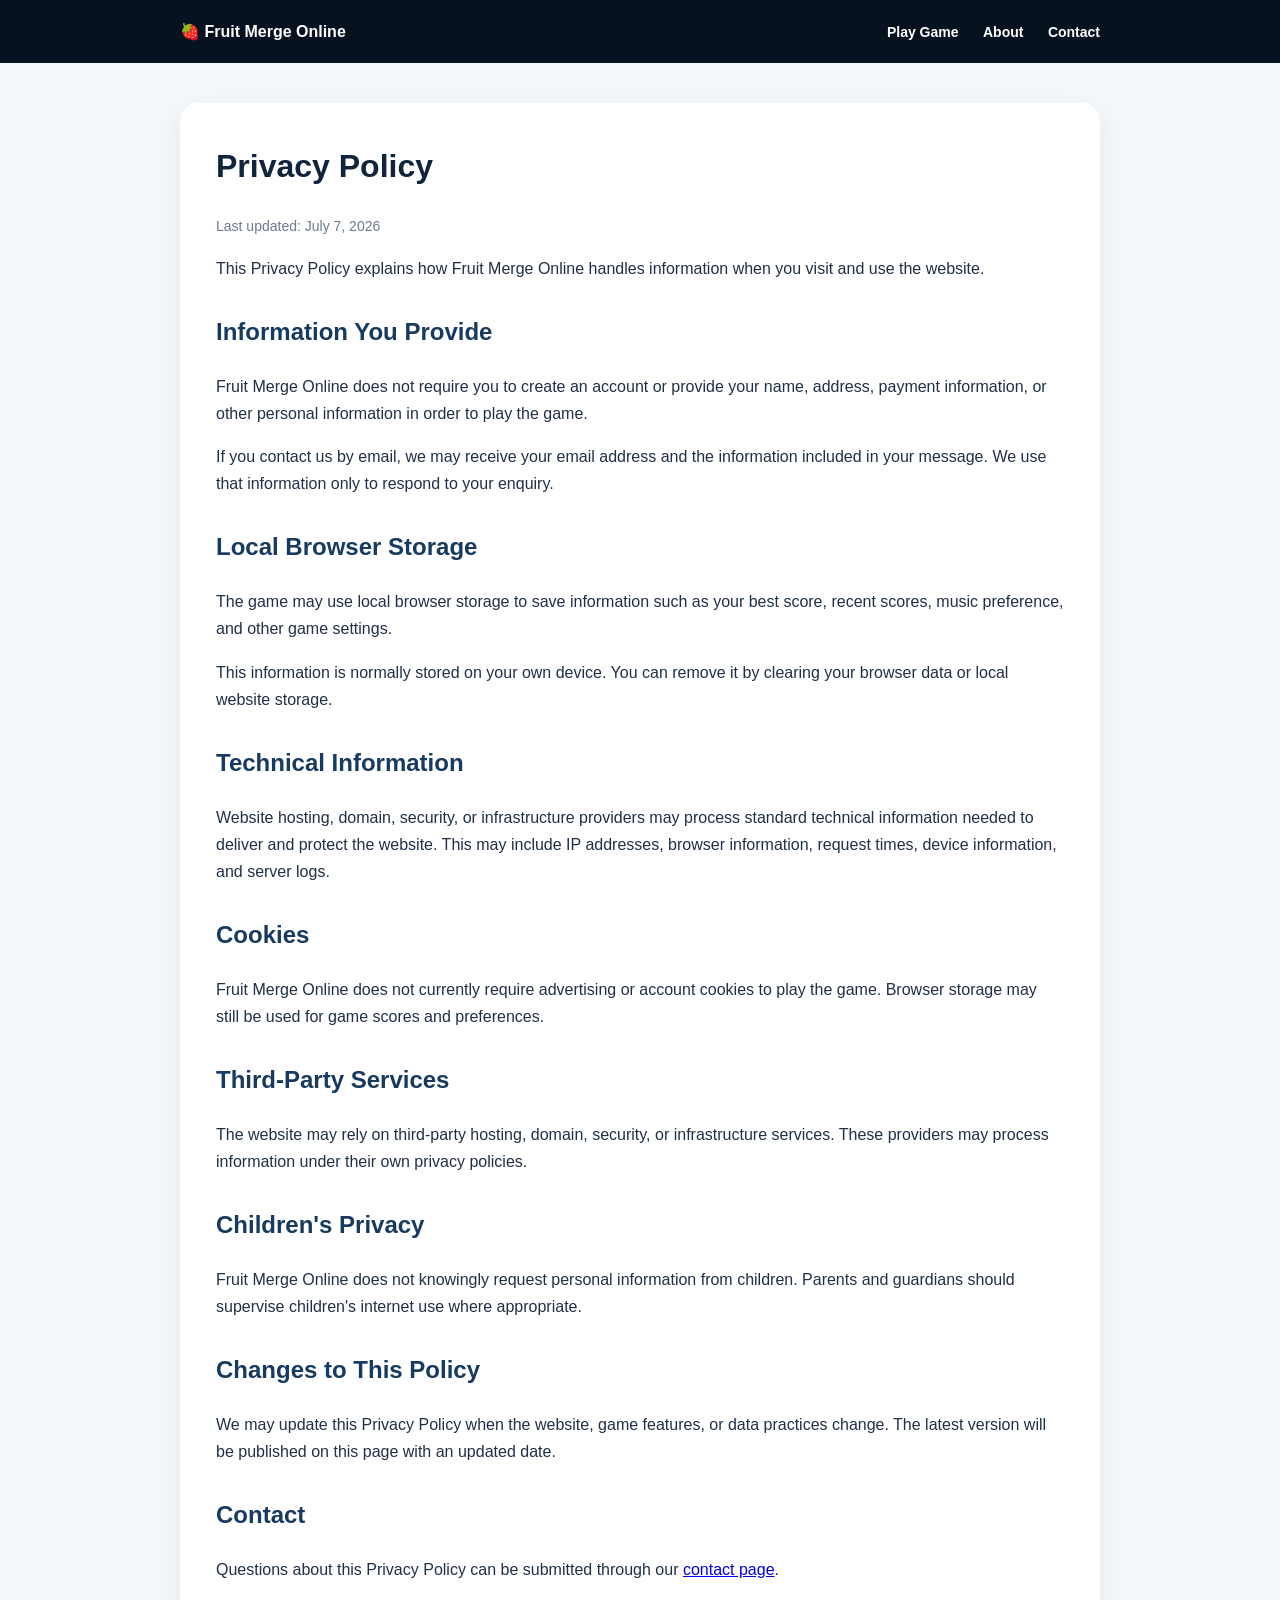
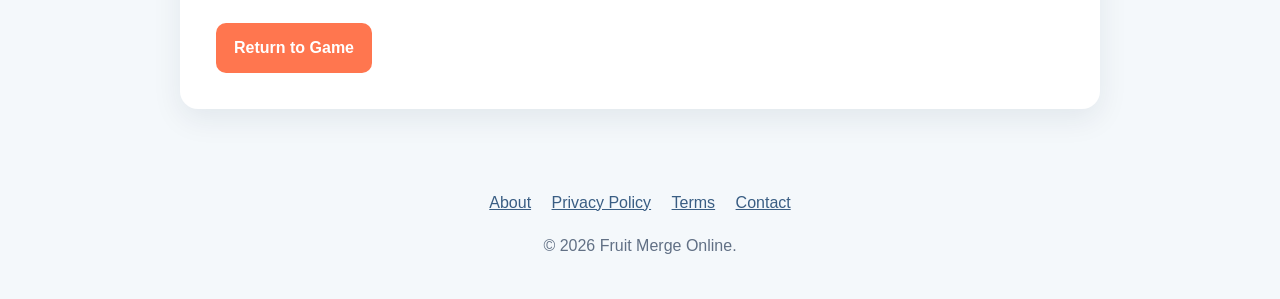
<file: privacy-policy.html>
<!DOCTYPE html>
<html lang="en">
<head>
  <meta charset="UTF-8" />
  <meta name="viewport" content="width=device-width, initial-scale=1.0" />

  <title>Privacy Policy - Fruit Merge Online</title>

  <meta
    name="description"
    content="Read the Privacy Policy for Fruit Merge Online, including information about browser storage and technical data."
  />

  <meta name="robots" content="index, follow" />

  <link
    rel="canonical"
    href="https://fruitmerge.online/privacy-policy.html"
  />

  <link rel="icon" href="/favicon.svg" type="image/svg+xml" />

  <style>
    * {
      box-sizing: border-box;
    }

    body {
      margin: 0;
      font-family: Arial, Helvetica, sans-serif;
      color: #203047;
      background: #f4f8fb;
      line-height: 1.7;
    }

    .page-header {
      background: #071221;
      color: #ffffff;
      padding: 18px 24px;
    }

    .header-inner,
    .page-content,
    .footer-inner {
      width: min(920px, calc(100% - 32px));
      margin: 0 auto;
    }

    .page-header a {
      color: #ffffff;
      text-decoration: none;
      font-weight: 800;
    }

    .page-header nav {
      float: right;
    }

    .page-header nav a {
      margin-left: 20px;
      font-size: 14px;
    }

    .page-content {
      margin-top: 40px;
      margin-bottom: 40px;
      padding: 36px;
      background: #ffffff;
      border-radius: 18px;
      box-shadow: 0 10px 30px rgba(12, 40, 70, 0.08);
    }

    h1 {
      margin-top: 0;
      color: #10243d;
    }

    h2 {
      margin-top: 30px;
      color: #173a61;
    }

    .updated {
      color: #6c7b8d;
      font-size: 14px;
    }

    .back-button {
      display: inline-block;
      margin-top: 24px;
      padding: 11px 18px;
      color: #ffffff;
      background: #ff764f;
      border-radius: 10px;
      text-decoration: none;
      font-weight: 700;
    }

    footer {
      padding: 24px 0;
      color: #617085;
      text-align: center;
    }

    footer a {
      color: #395d83;
      margin: 0 8px;
    }

    @media (max-width: 650px) {
      .page-header nav {
        display: none;
      }

      .page-content {
        padding: 24px 20px;
        margin-top: 20px;
      }
    }
  </style>
</head>

<body>
  <header class="page-header">
    <div class="header-inner">
      <a href="/">🍓 Fruit Merge Online</a>

      <nav aria-label="Page navigation">
        <a href="/">Play Game</a>
        <a href="/about.html">About</a>
        <a href="/contact.html">Contact</a>
      </nav>
    </div>
  </header>

  <main class="page-content">
    <h1>Privacy Policy</h1>

    <p class="updated">Last updated: July 7, 2026</p>

    <p>
      This Privacy Policy explains how Fruit Merge Online handles information
      when you visit and use the website.
    </p>

    <h2>Information You Provide</h2>

    <p>
      Fruit Merge Online does not require you to create an account or provide
      your name, address, payment information, or other personal information
      in order to play the game.
    </p>

    <p>
      If you contact us by email, we may receive your email address and the
      information included in your message. We use that information only to
      respond to your enquiry.
    </p>

    <h2>Local Browser Storage</h2>

    <p>
      The game may use local browser storage to save information such as your
      best score, recent scores, music preference, and other game settings.
    </p>

    <p>
      This information is normally stored on your own device. You can remove
      it by clearing your browser data or local website storage.
    </p>

    <h2>Technical Information</h2>

    <p>
      Website hosting, domain, security, or infrastructure providers may
      process standard technical information needed to deliver and protect
      the website. This may include IP addresses, browser information,
      request times, device information, and server logs.
    </p>

    <h2>Cookies</h2>

    <p>
      Fruit Merge Online does not currently require advertising or account
      cookies to play the game. Browser storage may still be used for game
      scores and preferences.
    </p>

    <h2>Third-Party Services</h2>

    <p>
      The website may rely on third-party hosting, domain, security, or
      infrastructure services. These providers may process information under
      their own privacy policies.
    </p>

    <h2>Children's Privacy</h2>

    <p>
      Fruit Merge Online does not knowingly request personal information from
      children. Parents and guardians should supervise children's internet
      use where appropriate.
    </p>

    <h2>Changes to This Policy</h2>

    <p>
      We may update this Privacy Policy when the website, game features, or
      data practices change. The latest version will be published on this
      page with an updated date.
    </p>

    <h2>Contact</h2>

    <p>
      Questions about this Privacy Policy can be submitted through our
      <a href="/contact.html">contact page</a>.
    </p>

    <a class="back-button" href="/">Return to Game</a>
  </main>

  <footer>
    <div class="footer-inner">
      <p>
        <a href="/about.html">About</a>
        <a href="/privacy-policy.html">Privacy Policy</a>
        <a href="/terms.html">Terms</a>
        <a href="/contact.html">Contact</a>
      </p>

      <p>© 2026 Fruit Merge Online.</p>
    </div>
  </footer>
</body>
</html>
</file>
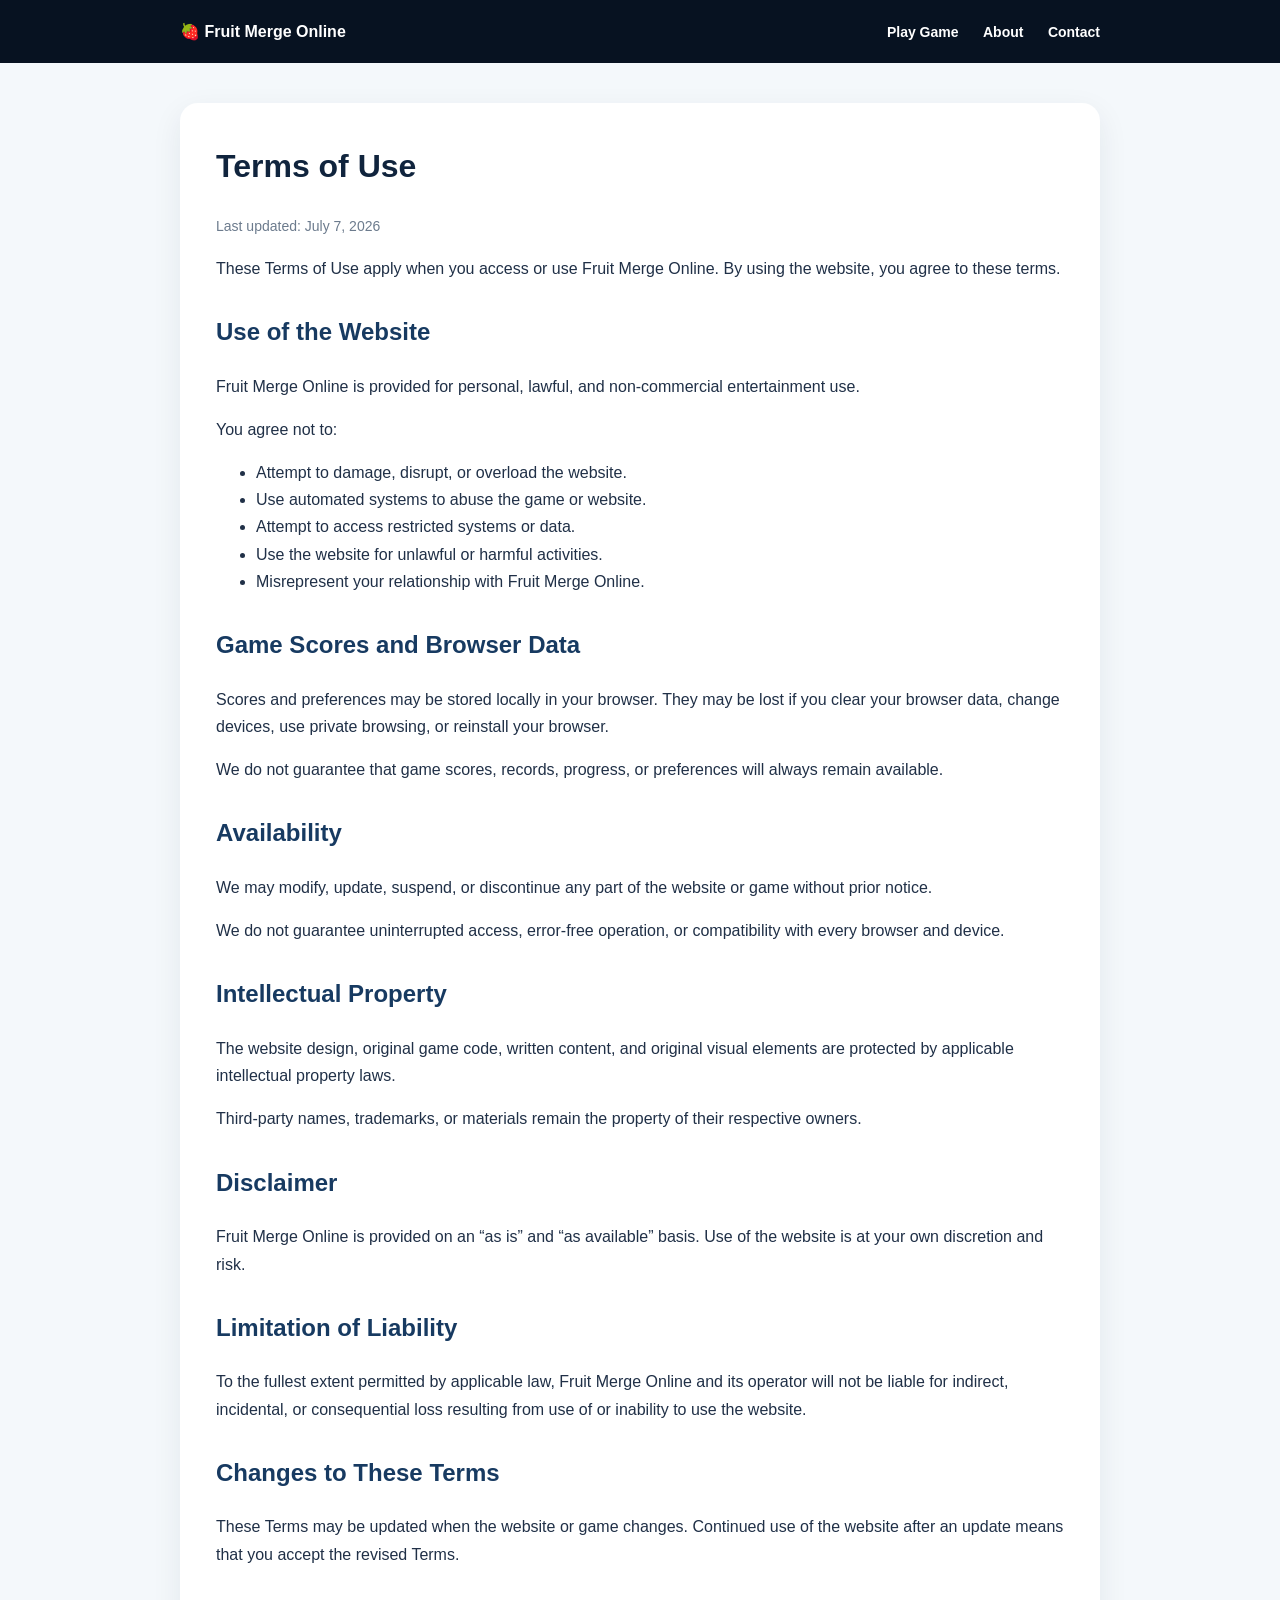
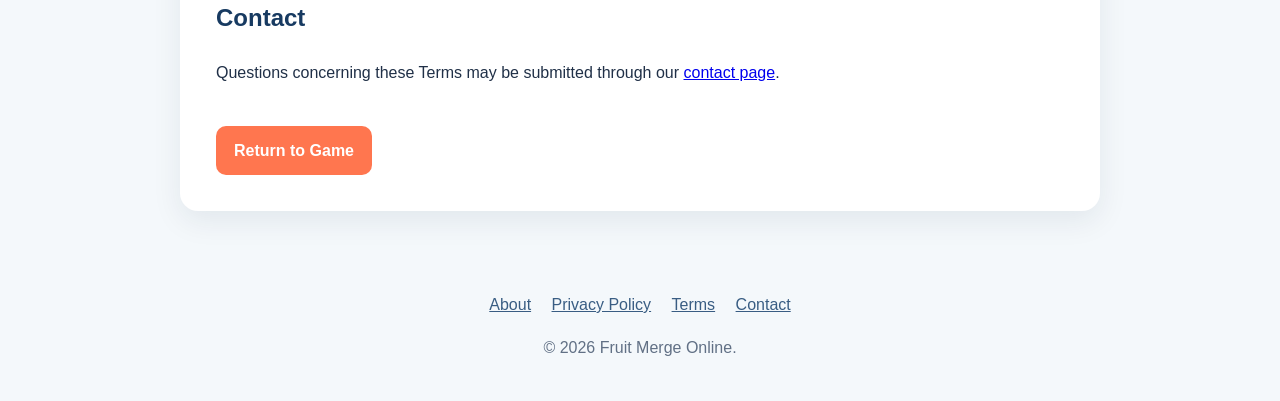
<file: terms.html>
<!DOCTYPE html>
<html lang="en">
<head>
  <meta charset="UTF-8" />
  <meta name="viewport" content="width=device-width, initial-scale=1.0" />

  <title>Terms of Use - Fruit Merge Online</title>

  <meta
    name="description"
    content="Read the Terms of Use for the Fruit Merge Online browser game."
  />

  <meta name="robots" content="index, follow" />

  <link rel="canonical" href="https://fruitmerge.online/terms.html" />
  <link rel="icon" href="/favicon.svg" type="image/svg+xml" />

  <style>
    * {
      box-sizing: border-box;
    }

    body {
      margin: 0;
      font-family: Arial, Helvetica, sans-serif;
      color: #203047;
      background: #f4f8fb;
      line-height: 1.7;
    }

    .page-header {
      background: #071221;
      color: #ffffff;
      padding: 18px 24px;
    }

    .header-inner,
    .page-content,
    .footer-inner {
      width: min(920px, calc(100% - 32px));
      margin: 0 auto;
    }

    .page-header a {
      color: #ffffff;
      text-decoration: none;
      font-weight: 800;
    }

    .page-header nav {
      float: right;
    }

    .page-header nav a {
      margin-left: 20px;
      font-size: 14px;
    }

    .page-content {
      margin-top: 40px;
      margin-bottom: 40px;
      padding: 36px;
      background: #ffffff;
      border-radius: 18px;
      box-shadow: 0 10px 30px rgba(12, 40, 70, 0.08);
    }

    h1 {
      margin-top: 0;
      color: #10243d;
    }

    h2 {
      margin-top: 30px;
      color: #173a61;
    }

    .updated {
      color: #6c7b8d;
      font-size: 14px;
    }

    .back-button {
      display: inline-block;
      margin-top: 24px;
      padding: 11px 18px;
      color: #ffffff;
      background: #ff764f;
      border-radius: 10px;
      text-decoration: none;
      font-weight: 700;
    }

    footer {
      padding: 24px 0;
      color: #617085;
      text-align: center;
    }

    footer a {
      color: #395d83;
      margin: 0 8px;
    }

    @media (max-width: 650px) {
      .page-header nav {
        display: none;
      }

      .page-content {
        padding: 24px 20px;
        margin-top: 20px;
      }
    }
  </style>
</head>

<body>
  <header class="page-header">
    <div class="header-inner">
      <a href="/">🍓 Fruit Merge Online</a>

      <nav aria-label="Page navigation">
        <a href="/">Play Game</a>
        <a href="/about.html">About</a>
        <a href="/contact.html">Contact</a>
      </nav>
    </div>
  </header>

  <main class="page-content">
    <h1>Terms of Use</h1>

    <p class="updated">Last updated: July 7, 2026</p>

    <p>
      These Terms of Use apply when you access or use Fruit Merge Online.
      By using the website, you agree to these terms.
    </p>

    <h2>Use of the Website</h2>

    <p>
      Fruit Merge Online is provided for personal, lawful, and
      non-commercial entertainment use.
    </p>

    <p>You agree not to:</p>

    <ul>
      <li>Attempt to damage, disrupt, or overload the website.</li>
      <li>Use automated systems to abuse the game or website.</li>
      <li>Attempt to access restricted systems or data.</li>
      <li>Use the website for unlawful or harmful activities.</li>
      <li>Misrepresent your relationship with Fruit Merge Online.</li>
    </ul>

    <h2>Game Scores and Browser Data</h2>

    <p>
      Scores and preferences may be stored locally in your browser. They may
      be lost if you clear your browser data, change devices, use private
      browsing, or reinstall your browser.
    </p>

    <p>
      We do not guarantee that game scores, records, progress, or preferences
      will always remain available.
    </p>

    <h2>Availability</h2>

    <p>
      We may modify, update, suspend, or discontinue any part of the website
      or game without prior notice.
    </p>

    <p>
      We do not guarantee uninterrupted access, error-free operation, or
      compatibility with every browser and device.
    </p>

    <h2>Intellectual Property</h2>

    <p>
      The website design, original game code, written content, and original
      visual elements are protected by applicable intellectual property
      laws.
    </p>

    <p>
      Third-party names, trademarks, or materials remain the property of
      their respective owners.
    </p>

    <h2>Disclaimer</h2>

    <p>
      Fruit Merge Online is provided on an “as is” and “as available” basis.
      Use of the website is at your own discretion and risk.
    </p>

    <h2>Limitation of Liability</h2>

    <p>
      To the fullest extent permitted by applicable law, Fruit Merge Online
      and its operator will not be liable for indirect, incidental, or
      consequential loss resulting from use of or inability to use the
      website.
    </p>

    <h2>Changes to These Terms</h2>

    <p>
      These Terms may be updated when the website or game changes. Continued
      use of the website after an update means that you accept the revised
      Terms.
    </p>

    <h2>Contact</h2>

    <p>
      Questions concerning these Terms may be submitted through our
      <a href="/contact.html">contact page</a>.
    </p>

    <a class="back-button" href="/">Return to Game</a>
  </main>

  <footer>
    <div class="footer-inner">
      <p>
        <a href="/about.html">About</a>
        <a href="/privacy-policy.html">Privacy Policy</a>
        <a href="/terms.html">Terms</a>
        <a href="/contact.html">Contact</a>
      </p>

      <p>© 2026 Fruit Merge Online.</p>
    </div>
  </footer>
</body>
</html>
</file>
